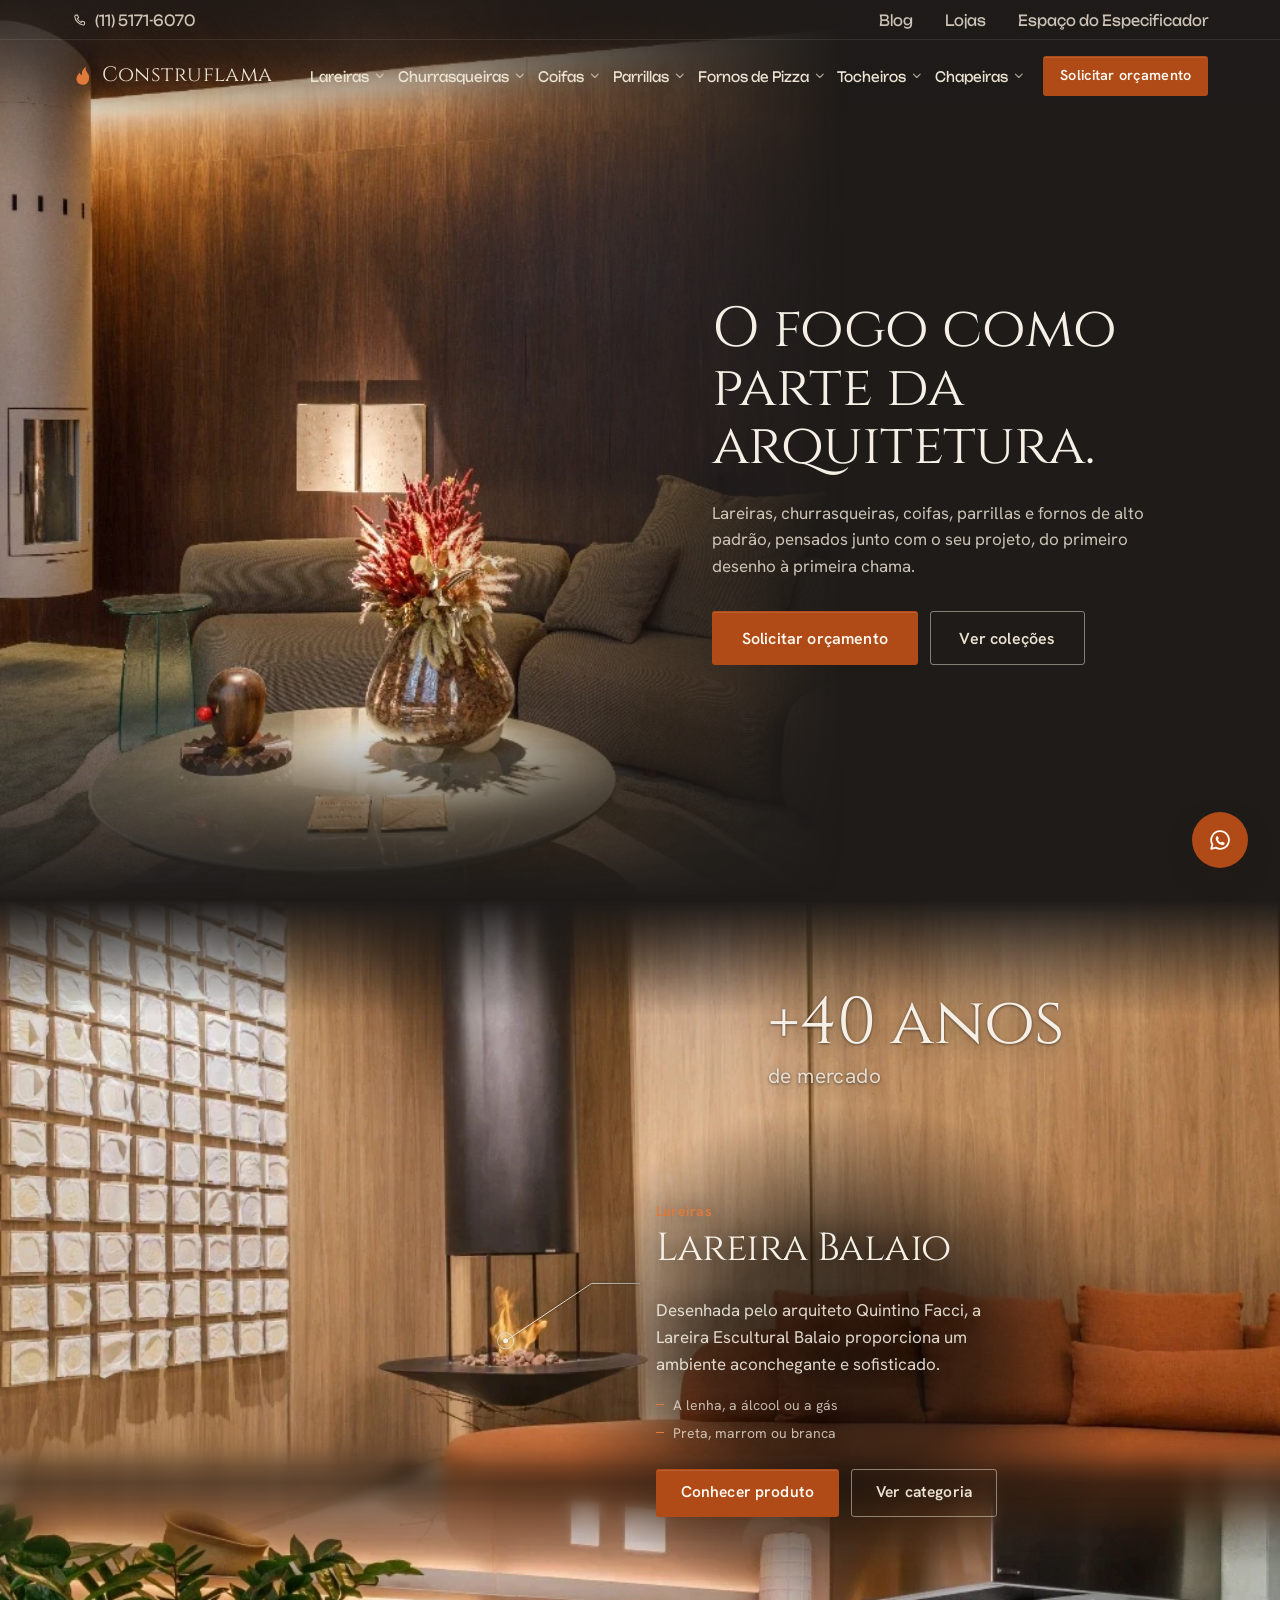
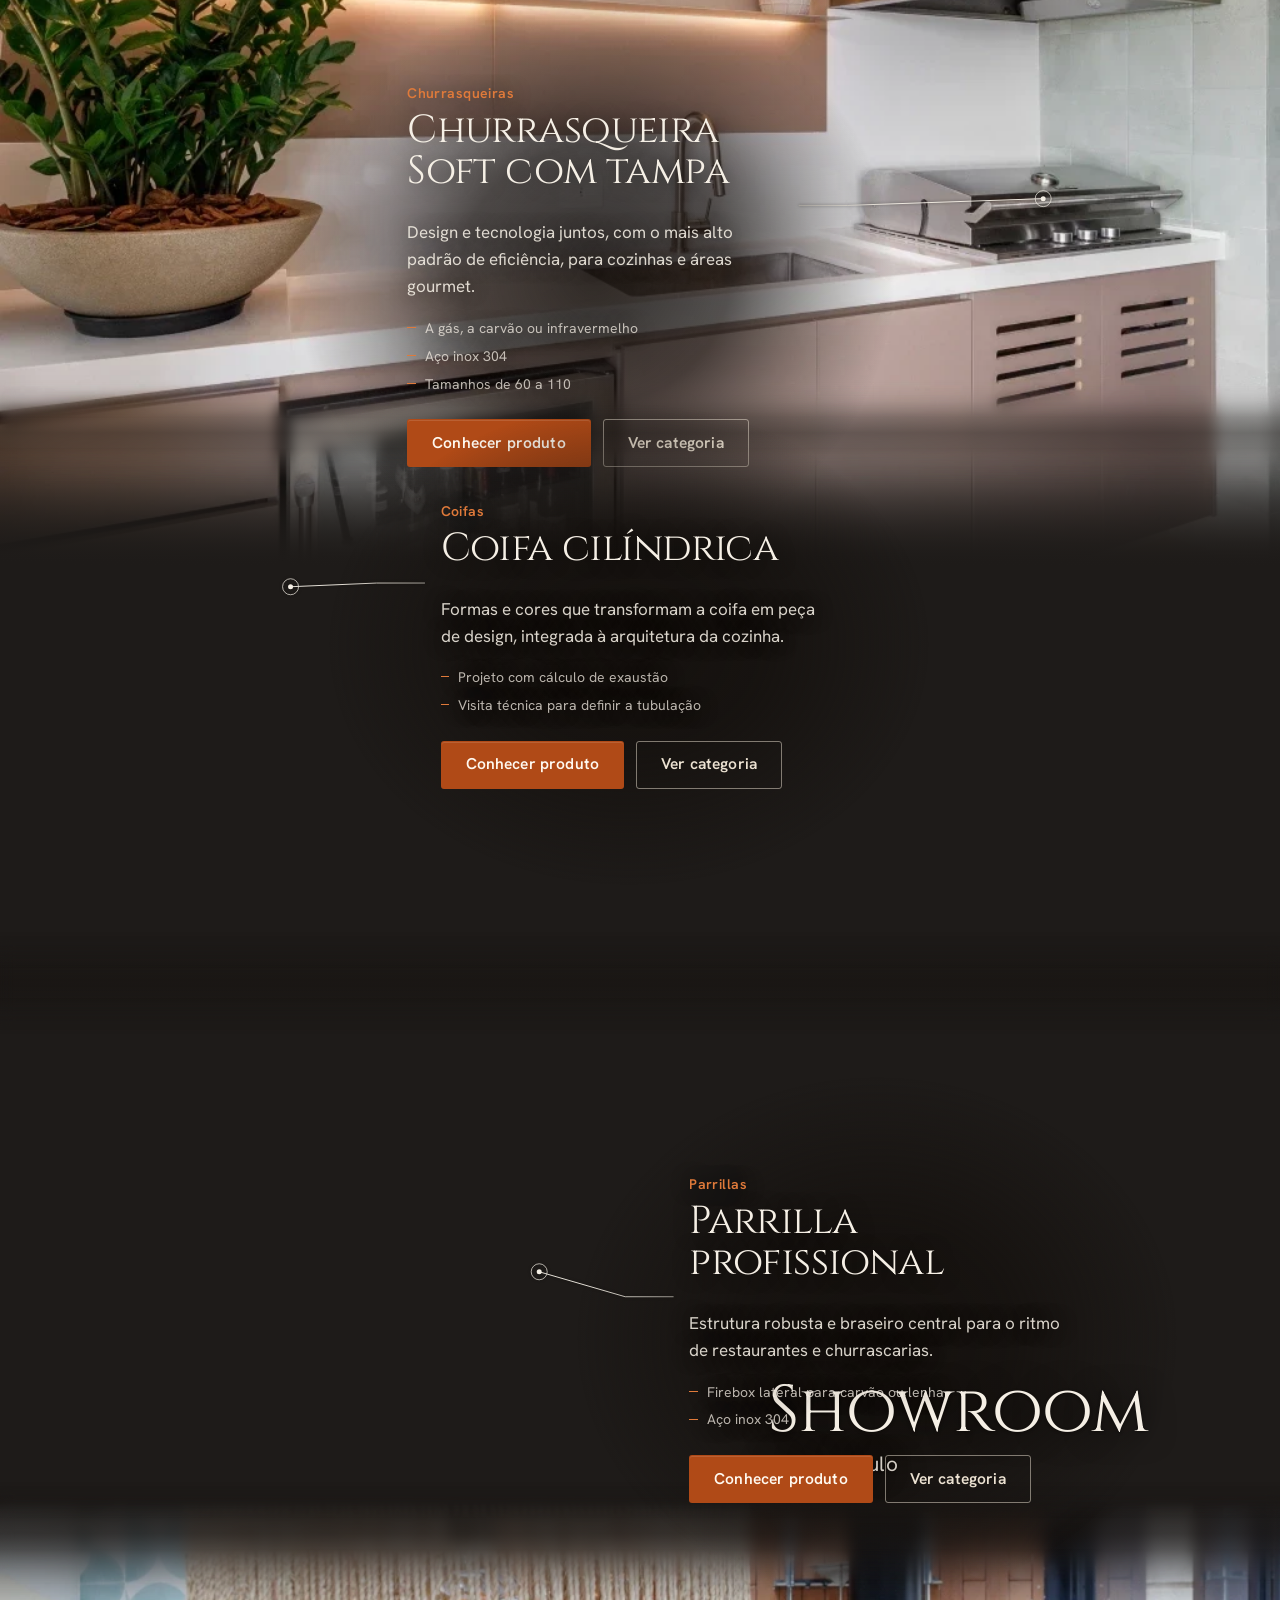
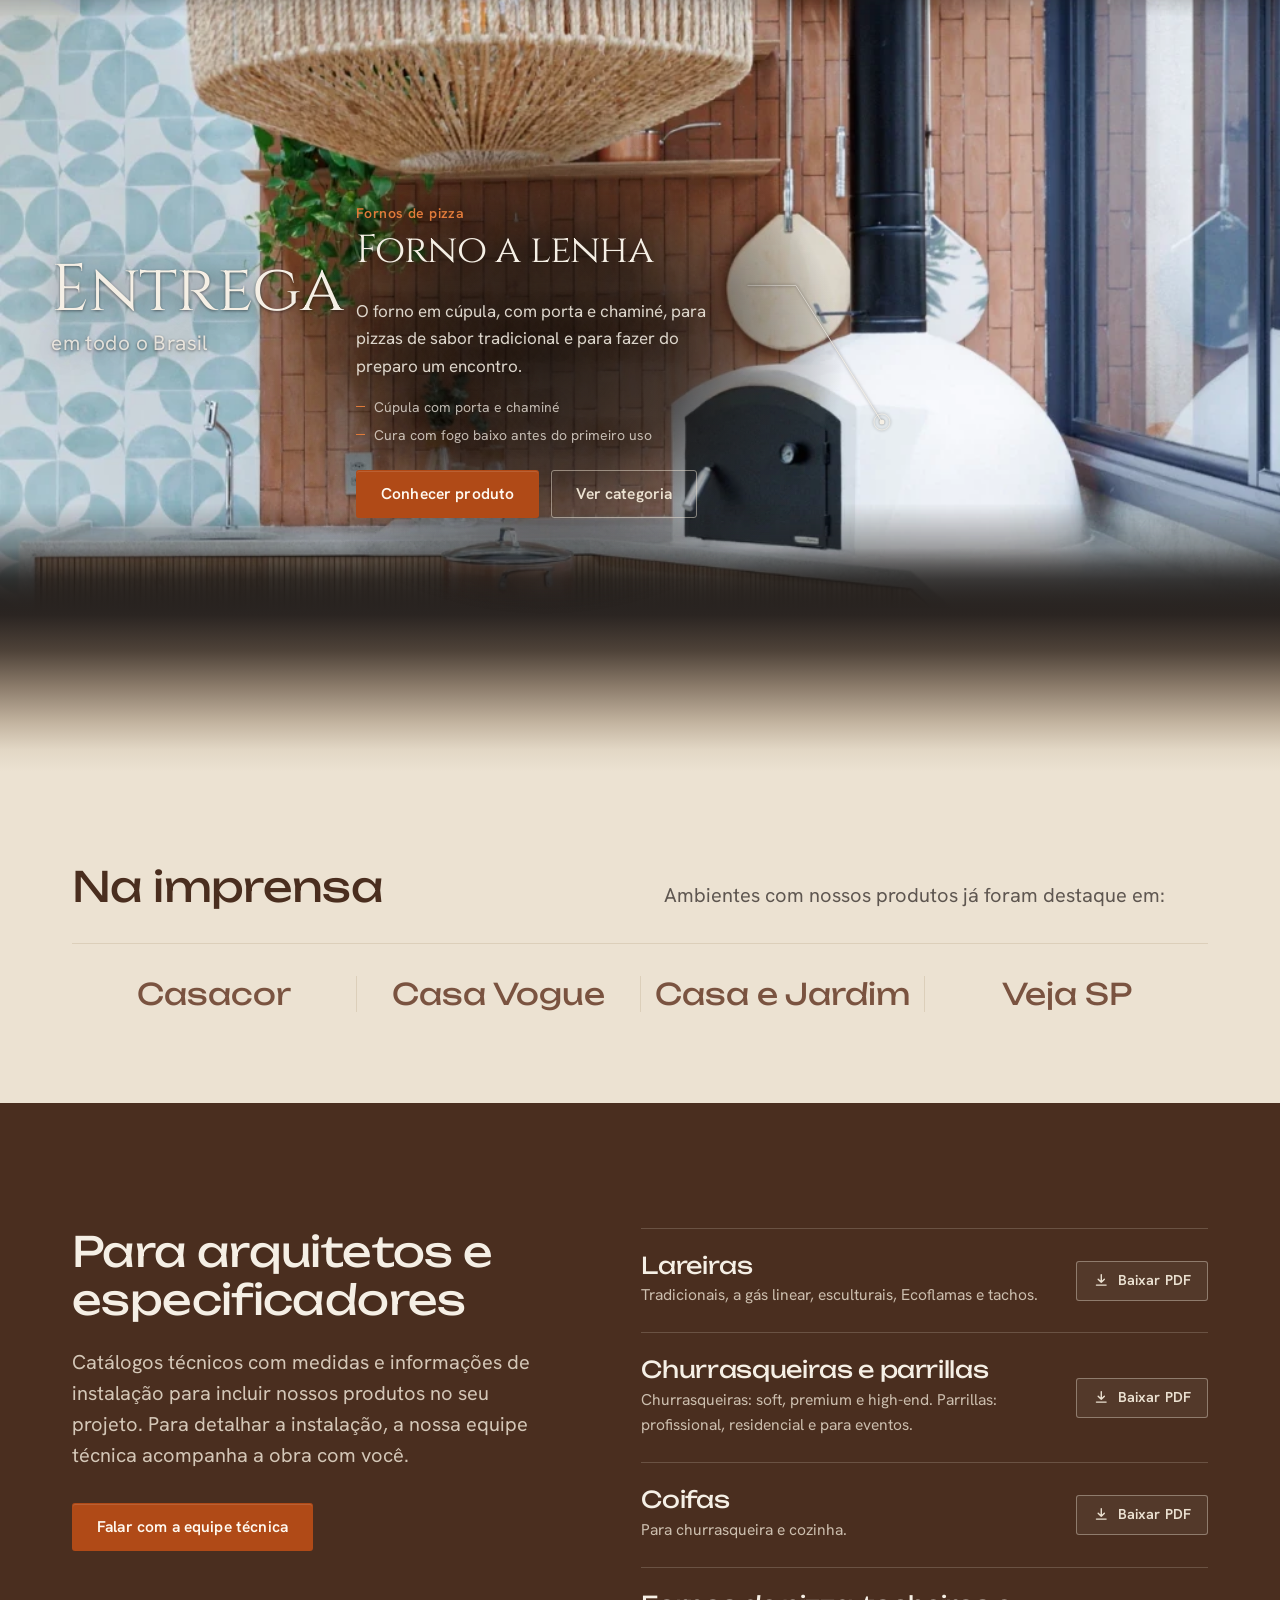
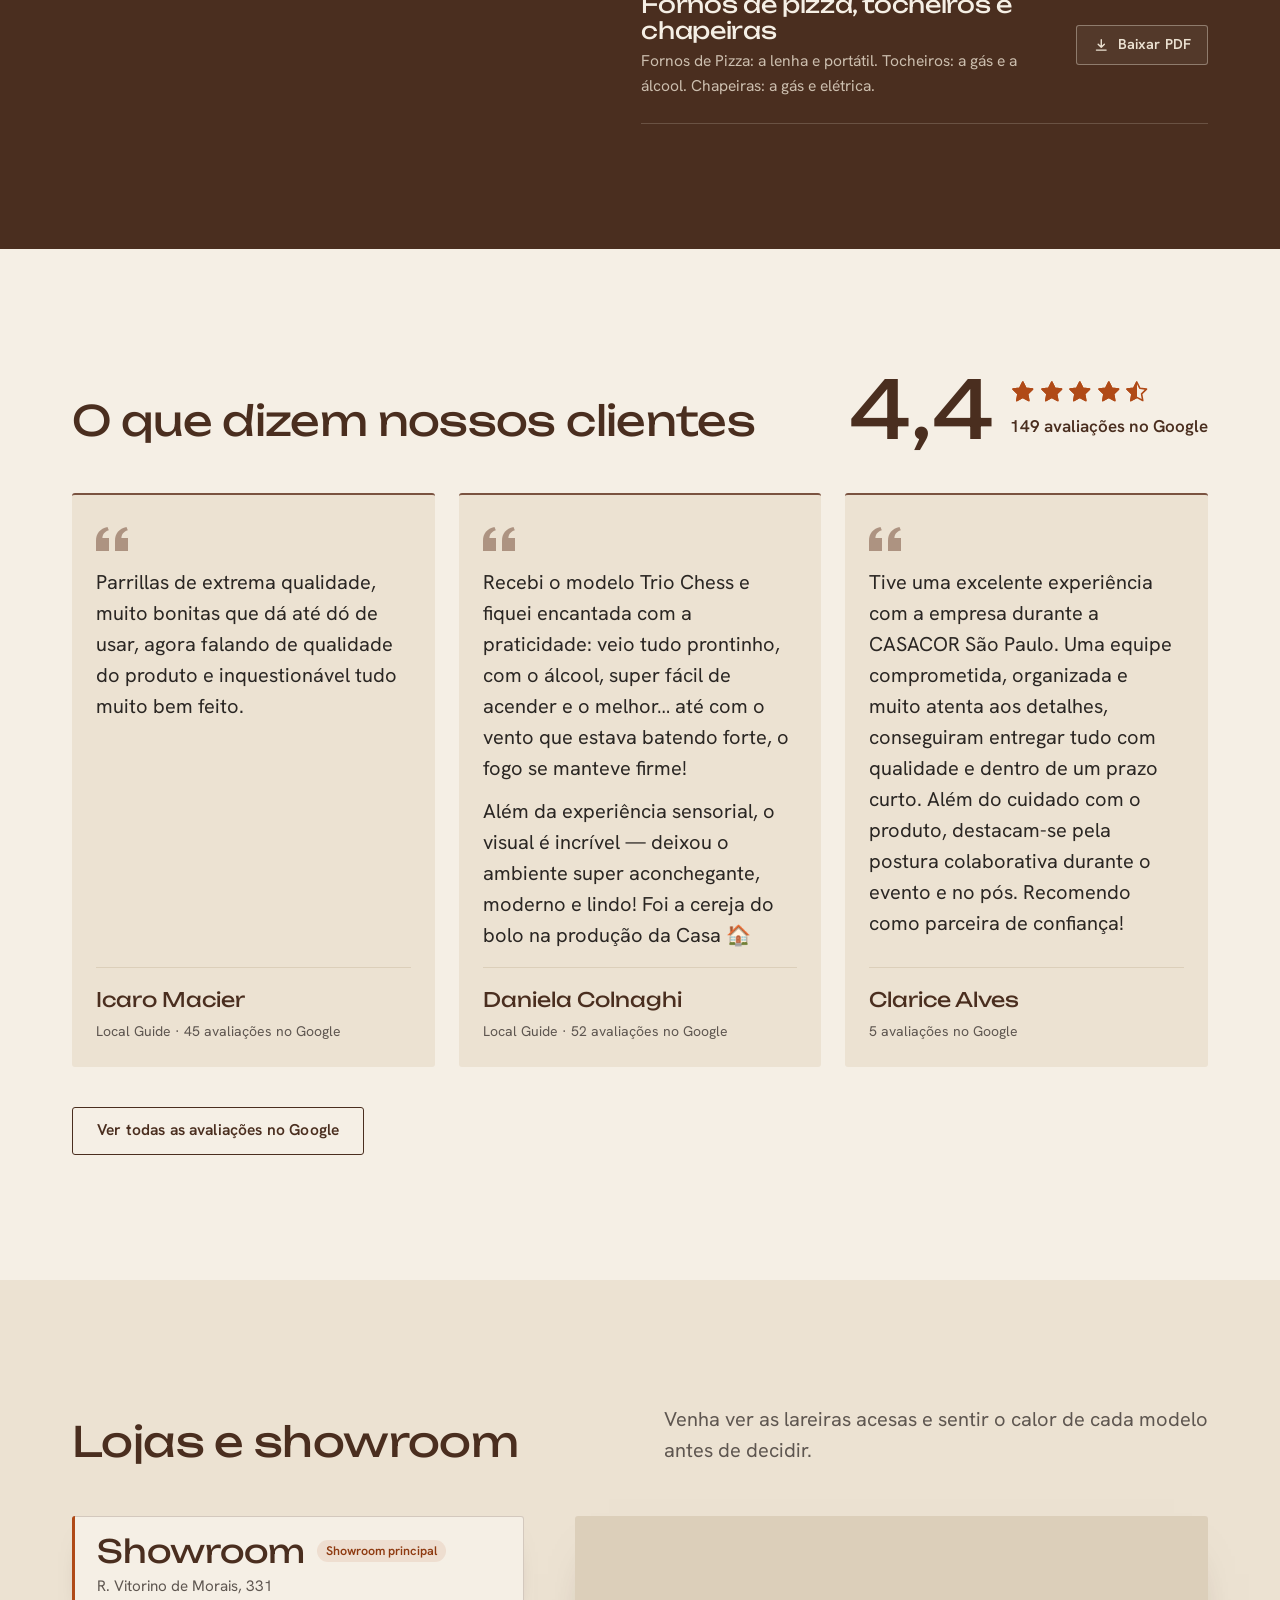
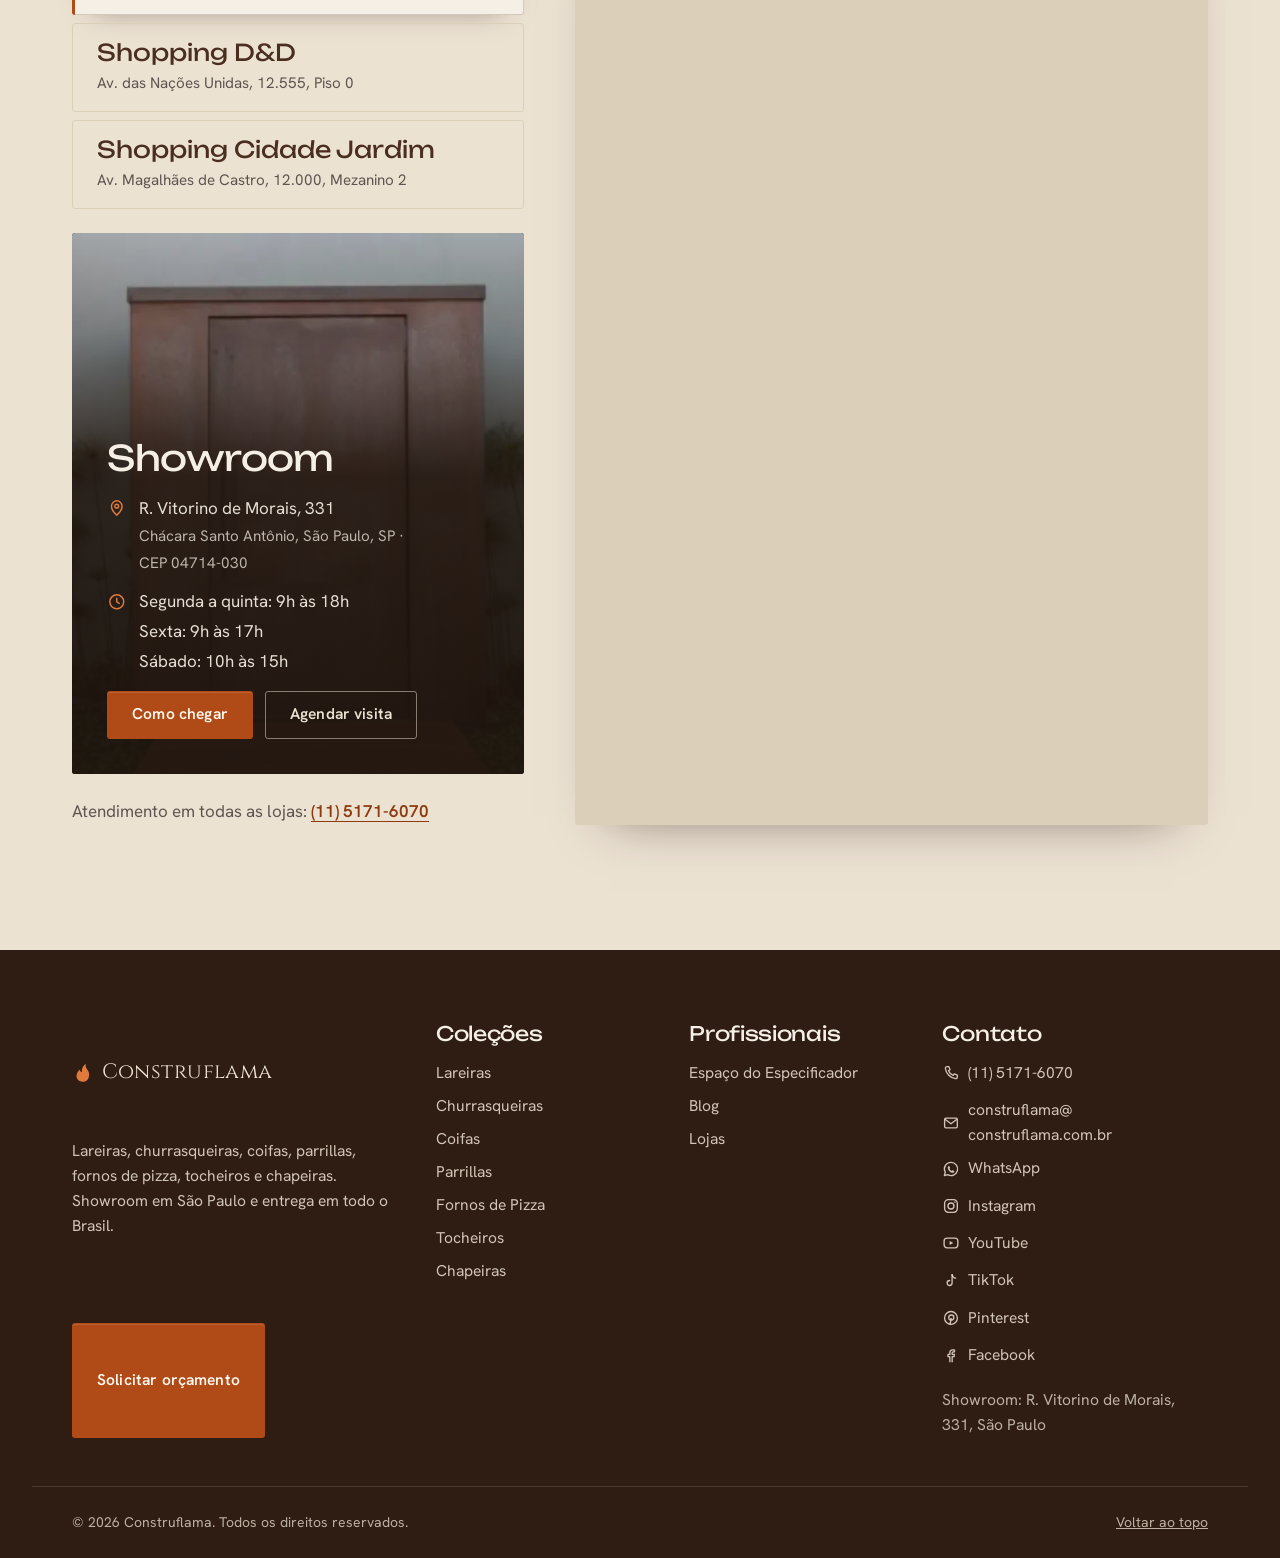
<file: index.html>
<!doctype html>
<html lang="pt-BR">
<head>
  <meta charset="utf-8">
  <meta name="viewport" content="width=device-width, initial-scale=1">
  <title>Construflama | Lareiras, churrasqueiras e fornos de alto padrão</title>
  <meta name="description" content="Lareiras, churrasqueiras, coifas, parrillas e fornos de pizza de alto padrão, pensados junto com o seu projeto. Showroom em São Paulo e entrega em todo o Brasil.">
  <meta name="theme-color" content="#2A2623">
  <link rel="icon" href="favicon.ico" sizes="any">
  <link rel="icon" href="img/icone/favicon-32.png" type="image/png" sizes="32x32">
  <link rel="icon" href="img/icone/favicon-192.png" type="image/png" sizes="192x192">
  <link rel="apple-touch-icon" href="img/icone/apple-touch-icon.png">

  <!-- Tipografia: Cinzel (título do topo e logo) + Unbounded (títulos) + Hanken Grotesk (texto) -->
  <link rel="preconnect" href="https://fonts.googleapis.com">
  <link rel="preconnect" href="https://fonts.gstatic.com" crossorigin>
  <link href="https://fonts.googleapis.com/css2?family=Hanken+Grotesk:wght@400;500;600;700&family=Cinzel:wght@400;500&family=Unbounded:wght@400;500&display=swap" rel="stylesheet">

  <link rel="stylesheet" href="css/styles.css">
  <!-- Marca que o JS está ativo (as animações de entrada só se aplicam com JS) -->
  <script>
    document.documentElement.classList.add('js');
    // Vindo de outra página do site: começa coberta e clareia (ver main.js, "Transição entre páginas")
    try { if (sessionStorage.getItem('cf-transicao')) document.documentElement.classList.add('transicao'); } catch (e) {}
  </script>
</head>
<body>

  <!-- Sprite de ícones e ilustrações em traço (reutilizados via <use>) -->
  <svg class="sprite" aria-hidden="true" focusable="false" xmlns="http://www.w3.org/2000/svg">
    <symbol id="i-chama" viewBox="0 0 24 24">
      <path d="M12 22c-4.4 0-7-2.9-7-6.6 0-3.2 2.1-5.3 3.6-7.2.4 1.9 1.4 3 2.4 3.2-.6-3.8 1.2-7.1 4.2-9.4-.5 3.5 1.2 5.6 2.6 7.6 1 1.4 1.2 2.9 1.2 4.6 0 4.6-2.6 7.8-7 7.8Z" fill="currentColor"/>
    </symbol>
    <symbol id="i-seta-baixo" viewBox="0 0 24 24">
      <path d="m6 9 6 6 6-6" fill="none" stroke="currentColor" stroke-width="2" stroke-linecap="round" stroke-linejoin="round"/>
    </symbol>
    <symbol id="i-anterior" viewBox="0 0 24 24">
      <path d="m15 5-7 7 7 7" fill="none" stroke="currentColor" stroke-width="2" stroke-linecap="round" stroke-linejoin="round"/>
    </symbol>
    <symbol id="i-proximo" viewBox="0 0 24 24">
      <path d="m9 5 7 7-7 7" fill="none" stroke="currentColor" stroke-width="2" stroke-linecap="round" stroke-linejoin="round"/>
    </symbol>
    <symbol id="i-estrela" viewBox="0 0 24 24">
      <path d="m12 2.8 2.8 5.8 6.3.9-4.6 4.4 1.1 6.3L12 17.2l-5.6 3 1.1-6.3-4.6-4.4 6.3-.9Z" stroke="currentColor" stroke-width="1.5" stroke-linejoin="round"/>
    </symbol>
    <symbol id="i-aspas" viewBox="0 0 32 24">
      <path d="M0 24V14C0 6.5 4 1.6 11.5 0l1.3 3.2C8.6 4.6 6.6 7.4 6.4 11H13v13Zm19 0V14c0-7.5 4-12.4 11.5-14l1.3 3.2c-4.2 1.4-6.2 4.2-6.4 7.8H32v13Z" fill="currentColor"/>
    </symbol>
    <symbol id="i-download" viewBox="0 0 24 24">
      <path d="M12 4v11m0 0-4.5-4.5M12 15l4.5-4.5M5 19h14" fill="none" stroke="currentColor" stroke-width="2" stroke-linecap="round" stroke-linejoin="round"/>
    </symbol>
    <symbol id="i-relogio" viewBox="0 0 24 24">
      <circle cx="12" cy="12" r="8.5" fill="none" stroke="currentColor" stroke-width="1.8"/>
      <path d="M12 7.5V12l3 2" fill="none" stroke="currentColor" stroke-width="1.8" stroke-linecap="round"/>
    </symbol>
    <symbol id="i-pin" viewBox="0 0 24 24">
      <path d="M12 21s-6.5-5.7-6.5-11a6.5 6.5 0 0 1 13 0c0 5.3-6.5 11-6.5 11Z" fill="none" stroke="currentColor" stroke-width="1.8"/>
      <circle cx="12" cy="10" r="2.3" fill="none" stroke="currentColor" stroke-width="1.8"/>
    </symbol>
    <symbol id="i-telefone" viewBox="0 0 24 24">
      <path d="M6.6 3.5h2.6l1.5 4.2-2 1.4a11 11 0 0 0 6.2 6.2l1.4-2 4.2 1.5v2.6A2.1 2.1 0 0 1 18.3 19.5 15.6 15.6 0 0 1 4.5 5.7 2.1 2.1 0 0 1 6.6 3.5Z" fill="none" stroke="currentColor" stroke-width="1.8" stroke-linejoin="round"/>
    </symbol>
    <symbol id="i-email" viewBox="0 0 24 24">
      <rect x="3.5" y="5.5" width="17" height="13" rx="1.8" fill="none" stroke="currentColor" stroke-width="1.8"/>
      <path d="m4 7 8 6 8-6" fill="none" stroke="currentColor" stroke-width="1.8" stroke-linejoin="round"/>
    </symbol>
    <symbol id="i-instagram" viewBox="0 0 24 24">
      <rect x="3.5" y="3.5" width="17" height="17" rx="5" fill="none" stroke="currentColor" stroke-width="1.8"/>
      <circle cx="12" cy="12" r="4" fill="none" stroke="currentColor" stroke-width="1.8"/>
      <circle cx="17.2" cy="6.8" r="1.1" fill="currentColor"/>
    </symbol>
    <symbol id="i-youtube" viewBox="0 0 24 24">
      <rect x="2.8" y="5.5" width="18.4" height="13" rx="4" fill="none" stroke="currentColor" stroke-width="1.8"/>
      <path d="M10.2 9.2v5.6l4.8-2.8Z" fill="currentColor"/>
    </symbol>
    <symbol id="i-tiktok" viewBox="0 0 24 24">
      <path d="M13.5 3.5v11.2a3.3 3.3 0 1 1-3.3-3.3" fill="none" stroke="currentColor" stroke-width="1.8" stroke-linecap="round" stroke-linejoin="round"/>
      <path d="M13.5 3.5c.4 2.6 2.2 4.4 4.8 4.6" fill="none" stroke="currentColor" stroke-width="1.8" stroke-linecap="round"/>
    </symbol>
    <symbol id="i-pinterest" viewBox="0 0 24 24">
      <circle cx="12" cy="12" r="8.6" fill="none" stroke="currentColor" stroke-width="1.8"/>
      <path d="M10.6 20.4 12.4 13M10.4 14.6c-.9-.6-1.4-1.6-1.4-2.8 0-2.2 1.6-3.8 3.6-3.8 1.8 0 3.2 1.3 3.2 3.1 0 2.1-1.2 3.7-2.7 3.7-1 0-1.6-.7-1.4-1.7" fill="none" stroke="currentColor" stroke-width="1.8" stroke-linecap="round" stroke-linejoin="round"/>
    </symbol>
    <symbol id="i-facebook" viewBox="0 0 24 24">
      <path d="M13.6 20.5v-7.6h2.6l.4-3h-3V8.1c0-.9.3-1.5 1.5-1.5h1.6V3.9c-.3 0-1.2-.1-2.3-.1-2.3 0-3.9 1.4-3.9 4v2.1H8v3h2.5v7.6" fill="none" stroke="currentColor" stroke-width="1.8" stroke-linejoin="round"/>
    </symbol>
    <symbol id="i-whatsapp" viewBox="0 0 24 24">
      <path d="M12 3.2a8.8 8.8 0 0 0-7.6 13.2L3.2 20.8l4.5-1.2A8.8 8.8 0 1 0 12 3.2Z" fill="none" stroke="currentColor" stroke-width="1.8" stroke-linejoin="round"/>
      <path d="M9.1 7.9c.3 0 .6 0 .8.5l.8 1.9c.1.3 0 .5-.1.7l-.6.7c.6 1.2 1.6 2.2 2.9 2.9l.7-.7c.2-.2.4-.2.7-.1l1.9.8c.4.2.5.5.4.9-.2 1-1.2 1.8-2.3 1.7-3.3-.4-6.2-3.3-6.6-6.6-.1-1.2.6-2.4 1.4-2.7Z" fill="currentColor"/>
    </symbol>
    <!-- Ícones da faixa de confiança -->
    <symbol id="i-anos" viewBox="0 0 32 32">
      <circle cx="16" cy="16" r="12" fill="none" stroke="currentColor" stroke-width="1.6"/>
      <path d="M16 9v7l5 3" fill="none" stroke="currentColor" stroke-width="1.6" stroke-linecap="round"/>
    </symbol>
    <symbol id="i-entrega" viewBox="0 0 32 32">
      <path d="M3 9h16v13H3zM19 13h5.5l4.5 5v4H19z" fill="none" stroke="currentColor" stroke-width="1.6" stroke-linejoin="round"/>
      <circle cx="9" cy="23.5" r="2.5" fill="var(--bege-escuro)" stroke="currentColor" stroke-width="1.6"/>
      <circle cx="24" cy="23.5" r="2.5" fill="var(--bege-escuro)" stroke="currentColor" stroke-width="1.6"/>
    </symbol>
    <symbol id="i-showroom" viewBox="0 0 32 32">
      <path d="M4 28V12l12-7 12 7v16M4 28h24" fill="none" stroke="currentColor" stroke-width="1.6" stroke-linejoin="round"/>
      <path d="M12 28v-8h8v8" fill="none" stroke="currentColor" stroke-width="1.6"/>
      <path d="M16 18.5c-1.6-.6-2-2.4-.8-3.8.2 1 .8 1.3 1.2 1-.4-1.4.3-2.5 1.3-2.9-.4 1.4.9 2 .5 3.6-.3 1.2-1.1 1.8-2.2 2.1Z" fill="currentColor"/>
    </symbol>
    <!-- Ilustrações das coleções (traço fino, usadas sobre os gradientes) -->
    <symbol id="p-lareira" viewBox="0 0 120 120">
      <g fill="none" stroke="currentColor" stroke-width="1.6" stroke-linejoin="round">
        <path d="M8 26h104M14 26v82h92V26"/><path d="M32 108V52h56v56"/>
        <path d="M60 100c-9-3-11-12-5-19 1 5 4 7 6 5-2-7 2-13 7-16-2 7 5 10 3 19-1 6-5 9-11 11Z"/>
      </g>
    </symbol>
    <symbol id="p-churrasqueira" viewBox="0 0 120 120">
      <g fill="none" stroke="currentColor" stroke-width="1.6" stroke-linejoin="round">
        <path d="M52 8h16v22H52zM30 52l22-22h16l22 22z"/><path d="M24 52h72v56H24z"/>
        <path d="M34 66h52M34 74h52M34 82h52"/>
      </g>
    </symbol>
    <symbol id="p-coifa" viewBox="0 0 120 120">
      <g fill="none" stroke="currentColor" stroke-width="1.6" stroke-linejoin="round">
        <path d="M50 6h20v36H50zM50 42 18 74h84L70 42"/><path d="M18 74v9h84v-9"/>
        <path d="M34 98h52" stroke-dasharray="3 7" stroke-linecap="round"/>
      </g>
    </symbol>
    <symbol id="p-parrilla" viewBox="0 0 120 120">
      <g fill="none" stroke="currentColor" stroke-width="1.6" stroke-linejoin="round">
        <path d="M10 62h78v40H10z"/><path d="M20 70v24M30 70v24M40 70v24M50 70v24M60 70v24M70 70v24M80 70v24"/>
        <circle cx="101" cy="38" r="10"/><path d="M101 48v54M88 102h26"/>
      </g>
    </symbol>
    <symbol id="p-forno" viewBox="0 0 120 120">
      <g fill="none" stroke="currentColor" stroke-width="1.6" stroke-linejoin="round">
        <path d="M14 98V76a46 46 0 0 1 92 0v22z"/><path d="M42 98V82a18 18 0 0 1 36 0v16"/>
        <path d="M54 32V8h12v24M6 98h108"/>
      </g>
    </symbol>
    <symbol id="p-tocheiro" viewBox="0 0 120 120">
      <g fill="none" stroke="currentColor" stroke-width="1.6" stroke-linejoin="round">
        <path d="M60 110V54M46 54h28l-5-11H51zM44 110h32"/>
        <path d="M60 39c-8-3-9-12-3-20 0 5 4 8 6 6 0 8 6 9 3 15-1 0-3 0-6-1Z"/>
      </g>
    </symbol>
    <symbol id="p-chapeira" viewBox="0 0 120 120">
      <g fill="none" stroke="currentColor" stroke-width="1.6" stroke-linejoin="round" stroke-linecap="round">
        <path d="M10 52h100v12H10zM20 64v36M100 64v36"/>
        <path d="M38 42c4-6 0-10 4-16M60 42c4-6 0-10 4-16M82 42c4-6 0-10 4-16"/>
      </g>
    </symbol>
  </svg>

  <a class="skip-link" href="#conteudo">Pular para o conteúdo</a>

  <!-- ============================================================
       1. CABEÇALHO FIXO
       Duas faixas no desktop: atalhos (telefone, catálogos...) e
       barra principal com as coleções. Ao rolar, a faixa de atalhos
       recolhe e o cabeçalho ganha fundo sólido (ver main.js).
       ============================================================ -->
  <header class="site-header" id="topo">
    <div class="utility-bar">
      <div class="container utility-bar__inner" data-atalhos-desktop>
        <!-- Atalhos: um único bloco no HTML. No desktop fica nesta faixa;
             no celular, js/main.js move o mesmo bloco para dentro do menu. -->
        <div class="quick-links" data-atalhos>
          <a class="quick-links__phone" href="tel:+551151716070">
            <svg class="icon" aria-hidden="true"><use href="#i-telefone"/></svg>
            <span class="alto">(11) 5171-6070</span>
          </a>
          <nav aria-label="Atalhos">
            <ul class="quick-links__list">
              <li><a href="blog.html"><span class="alto">Blog</span></a></li>
              <li><a href="#lojas"><span class="alto">Lojas</span></a></li>
              <li><a href="#especificadores"><span class="alto">Espaço do Especificador</span></a></li>
            </ul>
          </nav>
        </div>
      </div>
    </div>

    <div class="container mainbar">
      <a class="brand" href="#inicio" aria-label="Construflama, voltar ao início">
        <svg class="brand__mark" aria-hidden="true"><use href="#i-chama"/></svg>
        <span class="brand__name">Construflama</span>
      </a>

      <nav class="site-nav" id="site-nav" aria-label="Principal">
        <!-- Coleções e subcategorias: geradas por js/main.js a partir de CATEGORIAS -->
        <ul class="nav-list" data-menu-colecoes></ul>

        <!-- No celular, os atalhos (data-atalhos) entram aqui -->
        <div class="nav-atalhos" data-atalhos-mobile></div>
        <a class="btn btn--primary nav-cta" href="https://whts.co/Construflama_com" target="_blank" rel="noopener">Solicitar orçamento</a>
      </nav>

      <a class="btn btn--primary btn--sm header-cta" href="https://whts.co/Construflama_com" target="_blank" rel="noopener">
        <span class="header-cta__long">Solicitar orçamento</span><span class="header-cta__short" aria-hidden="true">Orçamento</span>
      </a>

      <button class="nav-toggle" type="button" aria-expanded="false" aria-controls="site-nav">
        <span class="sr-only">Abrir menu</span>
        <span class="nav-toggle__bars" aria-hidden="true"></span>
      </button>
    </div>
  </header>

  <main id="conteudo">

    <!-- ============================================================
         2. HERO: texto à direita e, à esquerda, a foto de um projeto real
         que se dissolve no fundo escuro.
         ============================================================ -->
    <section class="hero" id="inicio" aria-labelledby="hero-titulo">
      <figure class="hero__foto">
        <img src="img/blog/sala-clareira-pipe-fendi.webp" width="1024" height="682" fetchpriority="high"
             alt="Lareira Pipe na cor Fendi presa à parede de madeira escura, ao lado de um sofá curvo, na Sala Clareira da Sala 2 Arquitetura.">
      </figure>
      <div class="container hero__grade">
        <div class="hero__content">
          <h1 class="hero__title" id="hero-titulo">O fogo como parte da arquitetura.</h1>
          <p class="hero__lead">Lareiras, churrasqueiras, coifas, parrillas e fornos de alto padrão, pensados junto com o seu projeto, do primeiro desenho à primeira chama.</p>
          <div class="hero__actions">
            <a class="btn btn--primary btn--lg" href="https://whts.co/Construflama_com" target="_blank" rel="noopener">Solicitar orçamento</a>
            <a class="btn btn--ghost btn--lg" href="#vitrine">Ver coleções</a>
          </div>
        </div>
      </div>

    </section>

    <!-- ============================================================
         4. VITRINE: cada produto numa grande foto, com o texto sobre ela
         e uma linha fina que liga o nome ao produto.
         Seções geradas por js/main.js a partir de VITRINE (js/vitrine.js).
         ============================================================ -->
    <section class="vitrine" id="vitrine" aria-labelledby="vitrine-titulo">
      <h2 class="sr-only" id="vitrine-titulo">Produtos Construflama</h2>
      <div data-vitrine></div>
    </section>

    <!-- ============================================================
         6. NA IMPRENSA
         Nomes em texto (sem reproduzir logotipos de terceiros).
         ============================================================ -->
    <section class="section press" id="imprensa" aria-labelledby="imprensa-titulo">
      <div class="container press__inner" data-reveal="stagger">
        <div class="press__intro">
          <h2 class="section-title" id="imprensa-titulo">Na imprensa</h2>
          <p class="section-lead">Ambientes com nossos produtos já foram destaque em:</p>
        </div>
        <ul class="press__list" data-reveal="stagger">
          <li>Casacor</li>
          <li>Casa Vogue</li>
          <li>Casa e Jardim</li>
          <li>Veja SP</li>
        </ul>
      </div>
    </section>

    <!-- ============================================================
         7. ARQUITETOS E ESPECIFICADORES
         TODO: ligar cada "Baixar PDF" ao arquivo real do catálogo.
         ============================================================ -->
    <section class="section specifiers" id="especificadores" aria-labelledby="especificadores-titulo">
      <div class="container specifiers__grid">
        <div class="specifiers__intro" data-reveal="stagger">
          <h2 class="section-title" id="especificadores-titulo">Para arquitetos e especificadores</h2>
          <p class="section-lead">Catálogos técnicos com medidas e informações de instalação para incluir nossos produtos no seu projeto. Para detalhar a instalação, a nossa equipe técnica acompanha a obra com você.</p>
          <div class="specifiers__actions">
            <a class="btn btn--primary" href="https://whts.co/Construflama_com" target="_blank" rel="noopener">Falar com a equipe técnica</a>
          </div>
        </div>

        <!-- Lista gerada por js/main.js a partir de CATALOGOS.
             TODO: ligar cada "Baixar PDF" ao arquivo real do catálogo. -->
        <ul class="catalogs" data-catalogos data-reveal="stagger"></ul>
      </div>
    </section>

    <!-- ============================================================
         8. AVALIAÇÕES
         Nota, quantidade e depoimentos vêm de NOTA_GOOGLE, TOTAL_AVALIACOES
         e DEPOIMENTOS, no topo de js/main.js. Aqui fica só a estrutura.
         ============================================================ -->
    <section class="section reviews" id="avaliacoes" aria-labelledby="avaliacoes-titulo" data-carousel>
      <div class="container">
        <div class="reviews__head" data-reveal="stagger">
          <h2 class="section-title" id="avaliacoes-titulo">O que dizem nossos clientes</h2>

          <!-- Preenchido por js/main.js com NOTA_GOOGLE e TOTAL_AVALIACOES -->
          <div class="reviews__summary">
            <p class="reviews__score"><span data-reviews-score></span><span class="sr-only"> de 5 estrelas</span></p>
            <div class="reviews__meta">
              <div class="stars stars--lg" data-reviews-stars></div>
              <p class="reviews__count" data-reviews-count></p>
            </div>
          </div>
        </div>

        <div class="reviews__controls carousel-controls" data-carousel-controls>
          <button class="carousel-btn" type="button" data-carousel-prev aria-controls="carrossel-avaliacoes">
            <svg class="icon" aria-hidden="true"><use href="#i-anterior"/></svg>
            <span class="sr-only">Avaliações anteriores</span>
          </button>
          <button class="carousel-btn" type="button" data-carousel-next aria-controls="carrossel-avaliacoes">
            <svg class="icon" aria-hidden="true"><use href="#i-proximo"/></svg>
            <span class="sr-only">Próximas avaliações</span>
          </button>
        </div>
      </div>

      <ul class="reviews__track" id="carrossel-avaliacoes" data-carousel-track data-reveal="stagger" tabindex="0" aria-label="Depoimentos de clientes. No celular, use as setas ou arraste para ver mais.">
        <!-- Cards gerados por js/main.js a partir de DEPOIMENTOS -->
      </ul>

      <div class="container reviews__footer">
        <!-- Avaliações do Showroom da Construflama no Google Maps -->
        <a class="btn btn--outline" href="https://www.google.com/maps/place/Construflama+-+Showroom/@-23.6338924,-46.6953587,16.5z/data=!3m1!5s0x94ce50ef034c4cdd:0xaf38abfd28c95933!4m17!1m8!3m7!1s0x94ce50ef1b5b859b:0xc093350de0ac60ff!2sR.+Vitorino+de+Morais,+331+-+Ch%C3%A1cara+Santo+Ant%C3%B4nio+(Zona+Sul),+S%C3%A3o+Paulo+-+SP,+04714-030!3b1!8m2!3d-23.6337159!4d-46.6973966!16s%2Fg%2F11c194g42h!3m7!1s0x94ce50ef1cb41847:0xe8988bea9d68126f!8m2!3d-23.6337159!4d-46.6973966!9m1!1b1!16s%2Fg%2F1pzt2vld9?entry=ttu&amp;g_ep=EgoyMDI2MTAxMy4wIKXMDSoASAFQAw%3D%3D" data-reviews-link target="_blank" rel="noopener">Ver todas as avaliações no Google</a>
      </div>
    </section>

    <!-- ============================================================
         9. LOJAS E SHOWROOM
         ============================================================ -->
    <section class="section stores" id="lojas" aria-labelledby="lojas-titulo">
      <div class="container">
        <div class="section-head" data-reveal="stagger">
          <h2 class="section-title" id="lojas-titulo">Lojas e showroom</h2>
          <p class="section-lead">Venha ver as lareiras acesas e sentir o calor de cada modelo antes de decidir.</p>
        </div>

        <!-- Lista, foto, detalhes e mapa do Google são gerados por js/main.js
             a partir de LOJAS (js/lojas.js). -->
        <div class="lojas" data-lojas data-reveal="stagger">
          <div class="lojas__lado">
            <div class="lojas__lista" role="tablist" aria-label="Escolha uma loja" aria-orientation="vertical" data-lojas-lista></div>

            <div class="lojas__painel" role="tabpanel" id="lojas-painel" tabindex="-1" data-lojas-painel>
              <!-- TODO: fotos reais de cada loja (campo "imagem" em js/lojas.js) -->
              <div class="lojas__foto" data-lojas-fotos>
                <div class="lojas__detalhes" data-lojas-detalhes aria-live="polite"></div>
              </div>
            </div>

            <p class="lojas__atendimento" data-lojas-atendimento></p>
          </div>

          <div class="lojas__gmaps">
            <!-- Mapa do Google da loja selecionada (carrega só quando a seção se aproxima da tela) -->
            <iframe data-lojas-iframe title="Mapa do Google" loading="lazy" referrerpolicy="no-referrer-when-downgrade" allowfullscreen></iframe>
            <p class="lojas__gmaps-aviso">Carregando o mapa do Google…</p>
          </div>
        </div>
      </div>
    </section>
  </main>

  <!-- ============================================================
       10. RODAPÉ
       ============================================================ -->
  <footer class="site-footer">
    <div class="container footer__grid">
      <div class="footer__brand">
        <!-- Marca sem link: o logo do cabeçalho e o "Voltar ao topo" já levam ao início -->
        <p class="brand brand--footer">
          <svg class="brand__mark" aria-hidden="true"><use href="#i-chama"/></svg>
          <span class="brand__name">Construflama</span>
        </p>
        <p>Lareiras, churrasqueiras, coifas, parrillas, fornos de pizza, tocheiros e chapeiras. Showroom em São Paulo e entrega em todo o Brasil.</p>
        <a class="btn btn--primary" href="https://whts.co/Construflama_com" target="_blank" rel="noopener">Solicitar orçamento</a>
      </div>

      <nav class="footer__col" aria-labelledby="rodape-colecoes">
        <h2 class="footer__title" id="rodape-colecoes">Coleções</h2>
        <!-- Gerado por js/main.js a partir de CATEGORIAS -->
        <ul data-rodape-colecoes></ul>
      </nav>

      <nav class="footer__col" aria-labelledby="rodape-profissionais">
        <h2 class="footer__title" id="rodape-profissionais">Profissionais</h2>
        <ul>
          <li><a href="#especificadores">Espaço do Especificador</a></li>
          <li><a href="blog.html">Blog</a></li>
          <li><a href="#lojas">Lojas</a></li>
        </ul>
      </nav>

      <div class="footer__col">
        <h2 class="footer__title">Contato</h2>
        <ul class="footer__contact">
          <li>
            <a href="tel:+551151716070"><svg class="icon" aria-hidden="true"><use href="#i-telefone"/></svg> (11) 5171-6070</a>
          </li>
          <li>
            <a href="mailto:construflama@construflama.com.br"><svg class="icon" aria-hidden="true"><use href="#i-email"/></svg> <span>construflama@<wbr>construflama.com.br</span></a>
          </li>
          <li>
            <a href="https://whts.co/Construflama_com" target="_blank" rel="noopener"><svg class="icon" aria-hidden="true"><use href="#i-whatsapp"/></svg> WhatsApp</a>
          </li>
          <li>
            <a href="https://www.instagram.com/construflama" target="_blank" rel="noopener"><svg class="icon" aria-hidden="true"><use href="#i-instagram"/></svg> Instagram</a>
          </li>
          <li>
            <a href="https://www.youtube.com/@construflamaoficial" target="_blank" rel="noopener"><svg class="icon" aria-hidden="true"><use href="#i-youtube"/></svg> YouTube</a>
          </li>
          <li>
            <a href="https://www.tiktok.com/@construflama" target="_blank" rel="noopener"><svg class="icon" aria-hidden="true"><use href="#i-tiktok"/></svg> TikTok</a>
          </li>
          <li>
            <a href="https://br.pinterest.com/construflama/" target="_blank" rel="noopener"><svg class="icon" aria-hidden="true"><use href="#i-pinterest"/></svg> Pinterest</a>
          </li>
          <li>
            <a href="https://www.facebook.com/construflama" target="_blank" rel="noopener"><svg class="icon" aria-hidden="true"><use href="#i-facebook"/></svg> Facebook</a>
          </li>
        </ul>
        <p class="footer__address">Showroom: R. Vitorino de Morais, 331, São Paulo</p>
      </div>
    </div>

    <div class="container footer__bottom">
      <p>© <span data-year>2026</span> Construflama. Todos os direitos reservados.</p>
      <a class="footer__top" href="#inicio" data-voltar-topo>Voltar ao topo</a>
    </div>
  </footer>

  <!-- Botão flutuante de WhatsApp -->
  <a class="whatsapp-float" href="https://whts.co/Construflama_com" target="_blank" rel="noopener">
    <svg class="whatsapp-float__icon" aria-hidden="true"><use href="#i-whatsapp"/></svg>
    <span class="whatsapp-float__label">Fale no WhatsApp</span>
  </a>

  <!-- Aviso discreto para links que ainda não existem no protótipo -->
  <div class="toast" role="status" aria-live="polite"></div>

  <script src="js/vitrine.js" defer></script>
  <script src="js/lojas.js" defer></script>
  <script src="js/main.js" defer></script>
</body>
</html>
</file>
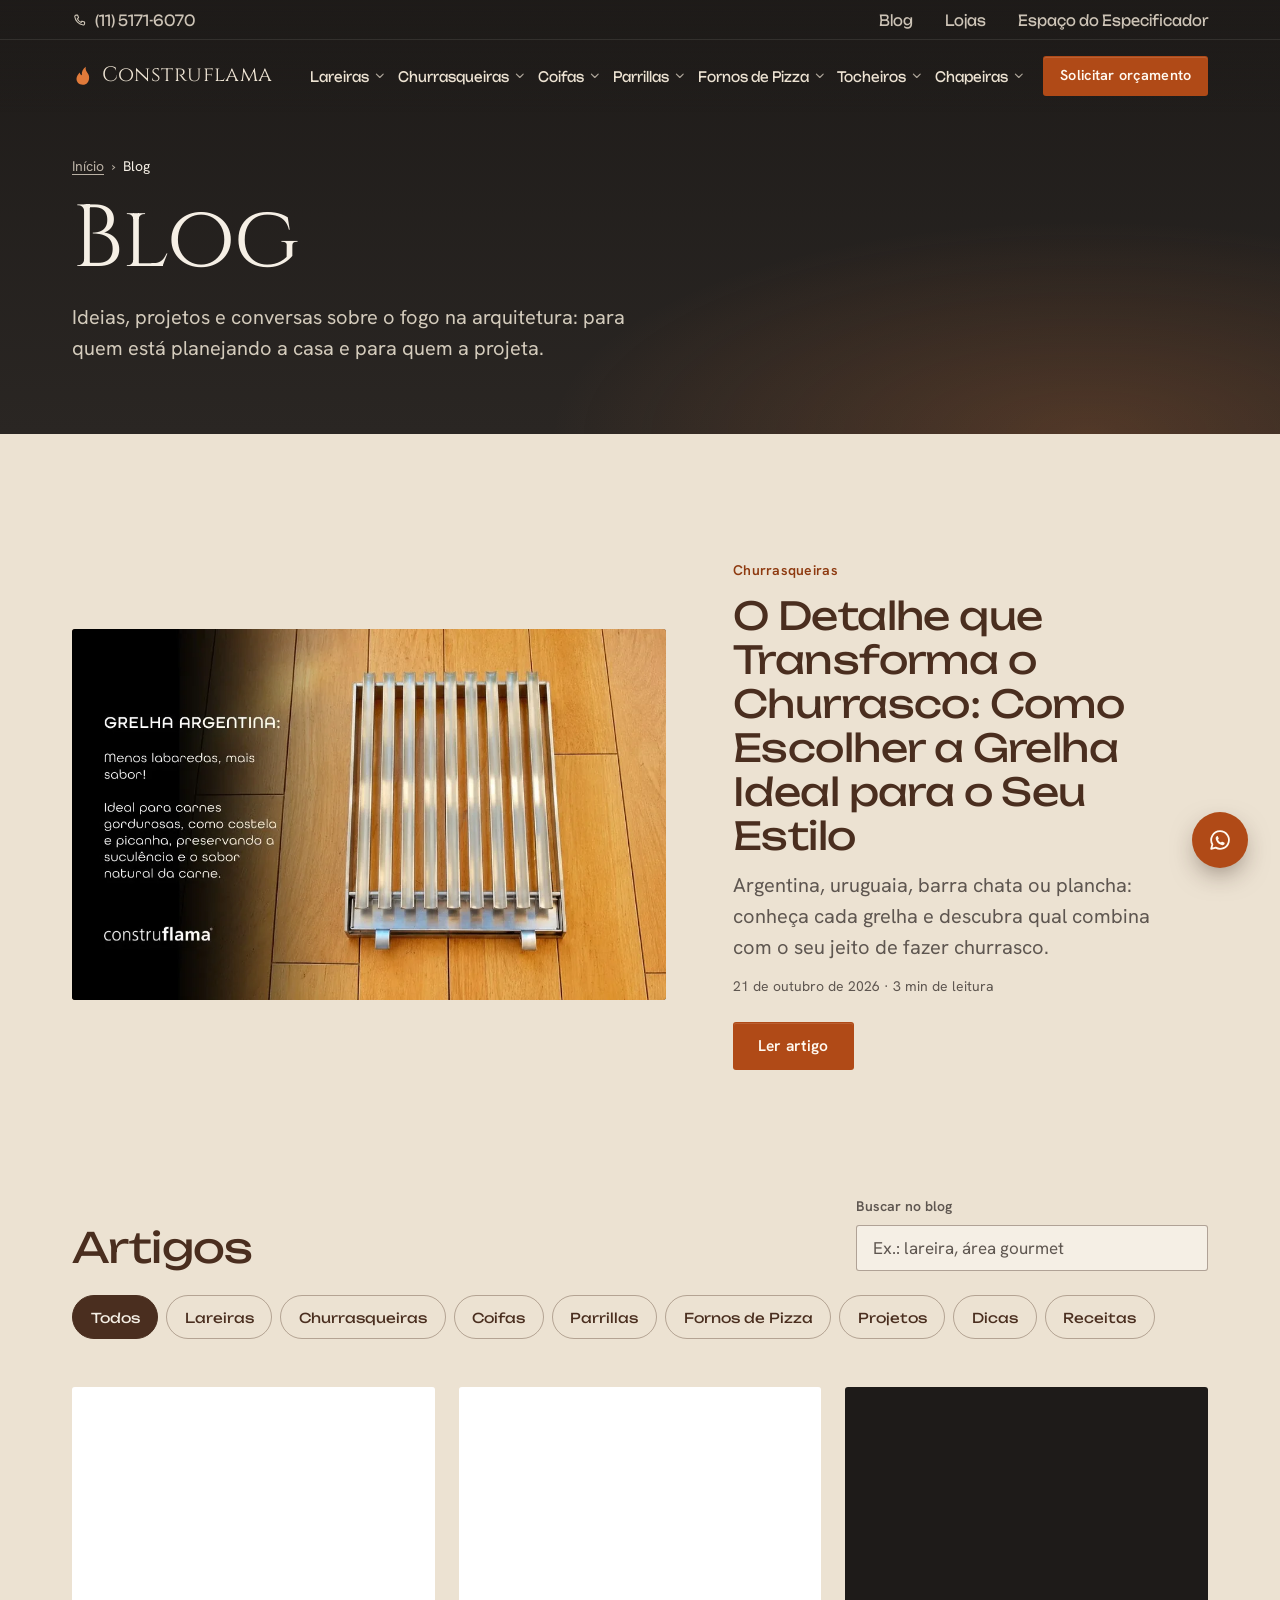
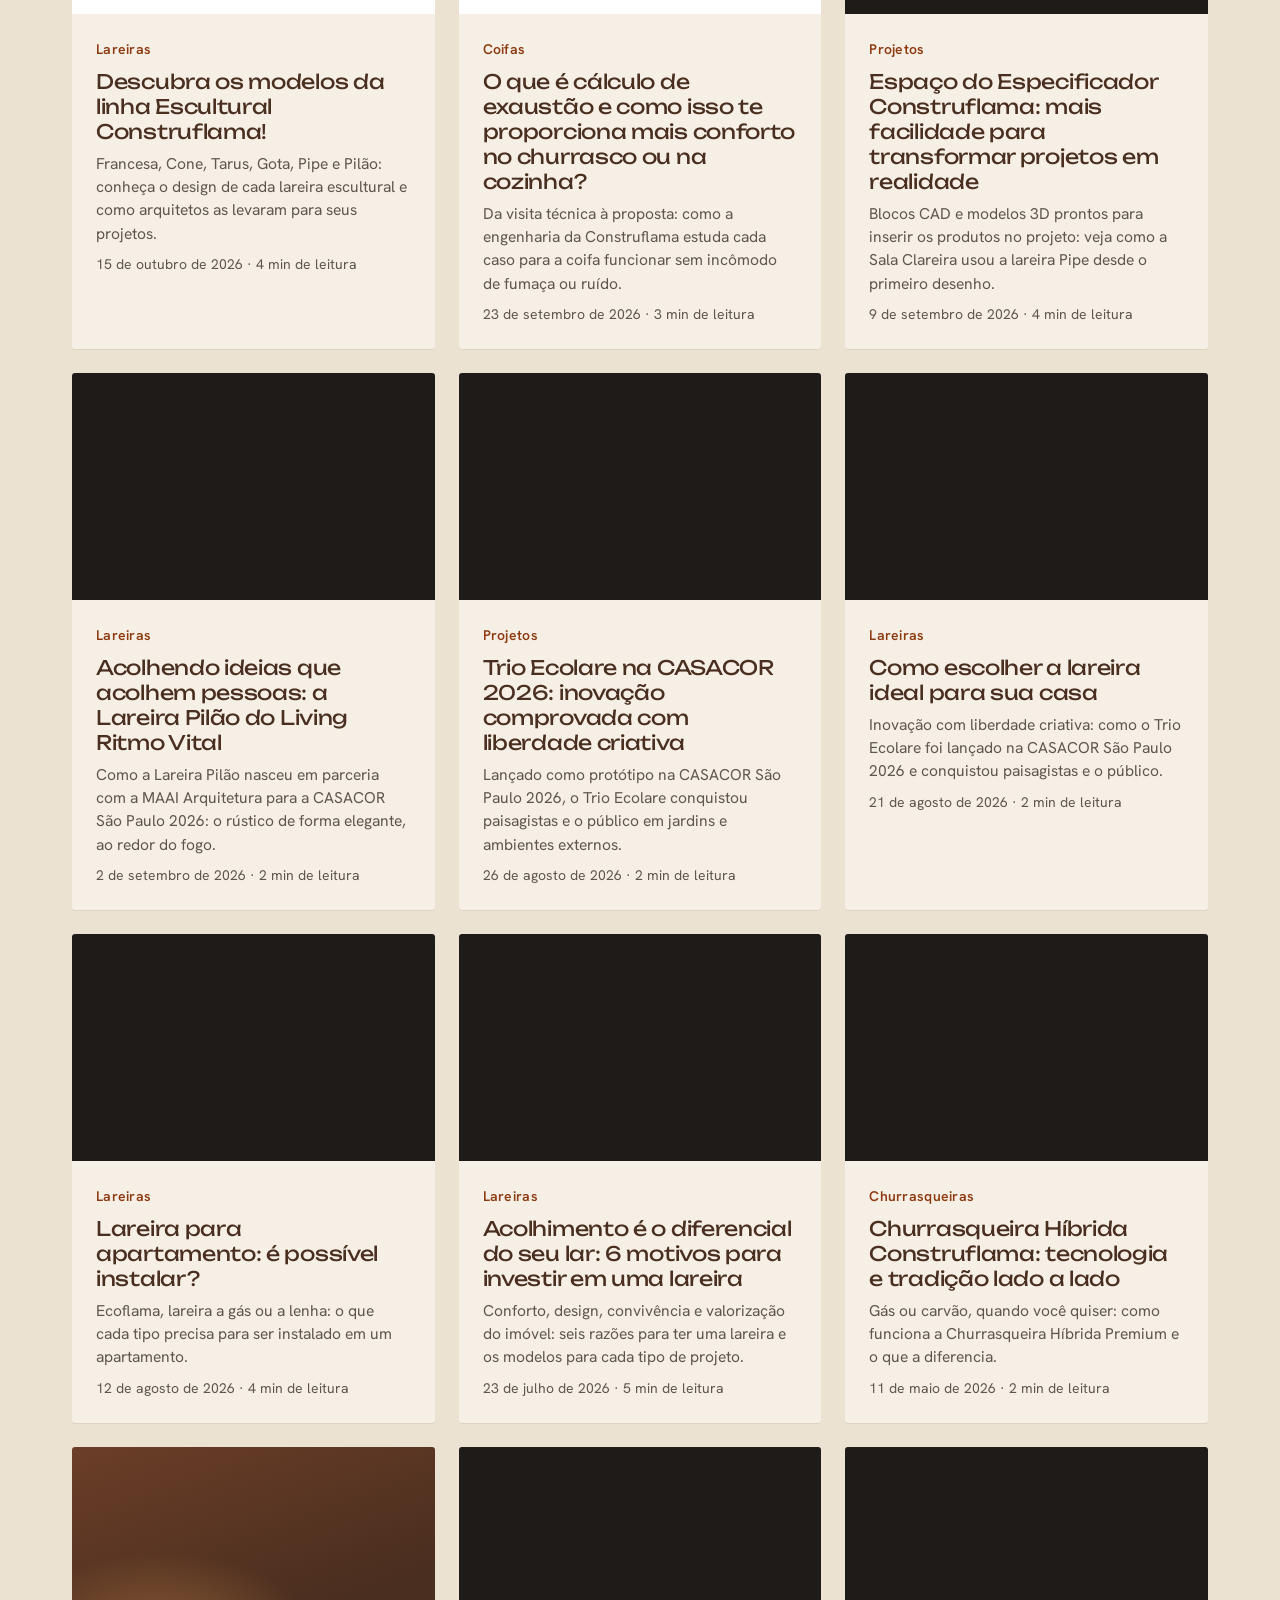
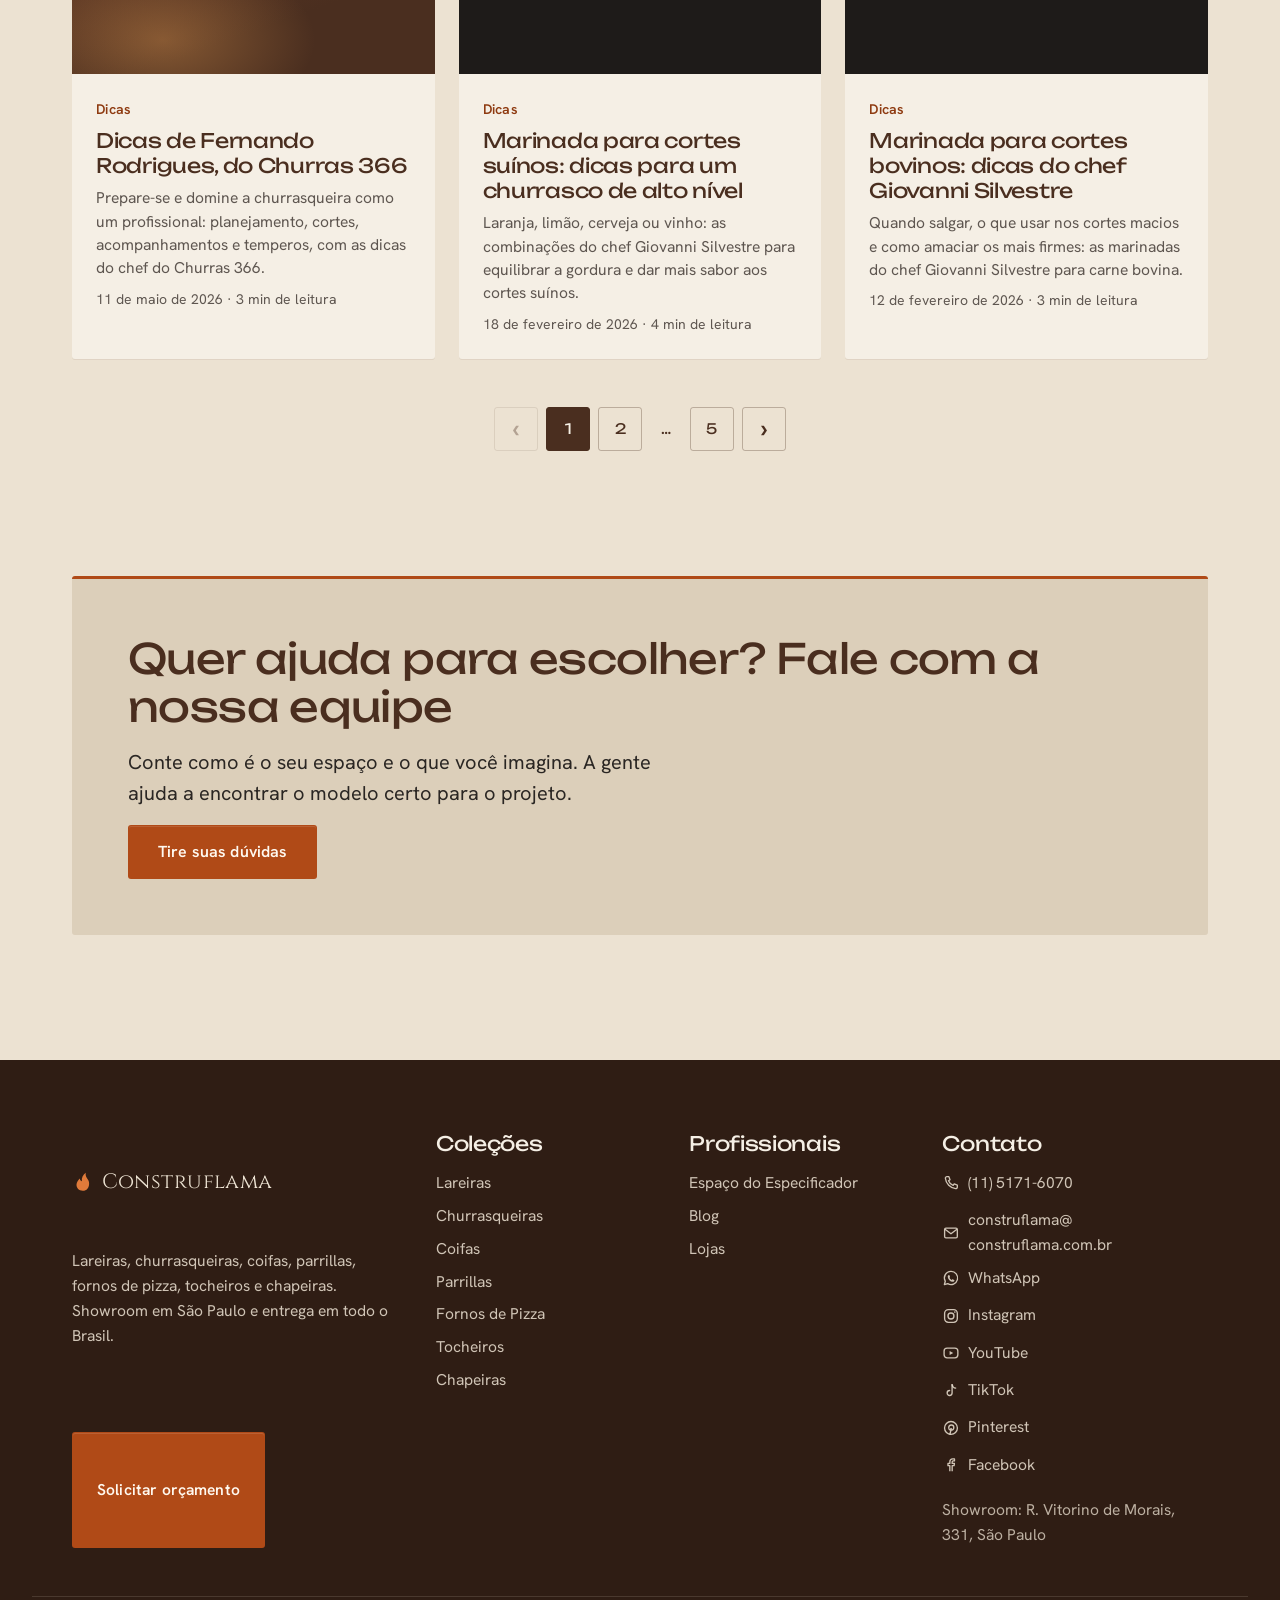
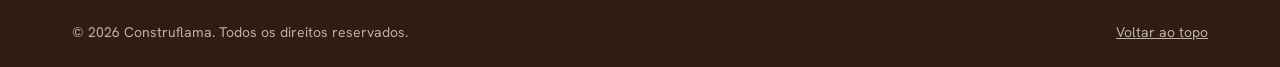
<file: blog.html>
<!doctype html>
<html lang="pt-BR">
<head>
  <meta charset="utf-8">
  <meta name="viewport" content="width=device-width, initial-scale=1">
  <title>Blog | Construflama</title>
  <meta name="description" content="Ideias, projetos, dicas e receitas sobre lareiras, churrasqueiras, coifas, parrillas e fornos de pizza, do blog da Construflama.">
  <meta name="theme-color" content="#2A2623">
  <link rel="icon" href="favicon.ico" sizes="any">
  <link rel="icon" href="img/icone/favicon-32.png" type="image/png" sizes="32x32">
  <link rel="icon" href="img/icone/favicon-192.png" type="image/png" sizes="192x192">
  <link rel="apple-touch-icon" href="img/icone/apple-touch-icon.png">

  <!-- Tipografia: Cinzel (título do topo e logo) + Unbounded (títulos) + Hanken Grotesk (texto) -->
  <link rel="preconnect" href="https://fonts.googleapis.com">
  <link rel="preconnect" href="https://fonts.gstatic.com" crossorigin>
  <link href="https://fonts.googleapis.com/css2?family=Hanken+Grotesk:wght@400;500;600;700&family=Cinzel:wght@400;500&family=Unbounded:wght@400;500&display=swap" rel="stylesheet">

  <link rel="stylesheet" href="css/styles.css">
  <!-- Marca que o JS está ativo (as animações de entrada só se aplicam com JS) -->
  <script>
    document.documentElement.classList.add('js');
    // Vindo de outra página do site: começa coberta e clareia (ver main.js, "Transição entre páginas")
    try { if (sessionStorage.getItem('cf-transicao')) document.documentElement.classList.add('transicao'); } catch (e) {}
  </script>
</head>
<body data-pagina-blog>

  <!-- Sprite de ícones e ilustrações em traço (reutilizados via <use>) -->
  <svg class="sprite" aria-hidden="true" focusable="false" xmlns="http://www.w3.org/2000/svg">
    <symbol id="i-chama" viewBox="0 0 24 24">
      <path d="M12 22c-4.4 0-7-2.9-7-6.6 0-3.2 2.1-5.3 3.6-7.2.4 1.9 1.4 3 2.4 3.2-.6-3.8 1.2-7.1 4.2-9.4-.5 3.5 1.2 5.6 2.6 7.6 1 1.4 1.2 2.9 1.2 4.6 0 4.6-2.6 7.8-7 7.8Z" fill="currentColor"/>
    </symbol>
    <symbol id="i-seta-baixo" viewBox="0 0 24 24">
      <path d="m6 9 6 6 6-6" fill="none" stroke="currentColor" stroke-width="2" stroke-linecap="round" stroke-linejoin="round"/>
    </symbol>
    <symbol id="i-anterior" viewBox="0 0 24 24">
      <path d="m15 5-7 7 7 7" fill="none" stroke="currentColor" stroke-width="2" stroke-linecap="round" stroke-linejoin="round"/>
    </symbol>
    <symbol id="i-proximo" viewBox="0 0 24 24">
      <path d="m9 5 7 7-7 7" fill="none" stroke="currentColor" stroke-width="2" stroke-linecap="round" stroke-linejoin="round"/>
    </symbol>
    <symbol id="i-estrela" viewBox="0 0 24 24">
      <path d="m12 2.8 2.8 5.8 6.3.9-4.6 4.4 1.1 6.3L12 17.2l-5.6 3 1.1-6.3-4.6-4.4 6.3-.9Z" stroke="currentColor" stroke-width="1.5" stroke-linejoin="round"/>
    </symbol>
    <symbol id="i-aspas" viewBox="0 0 32 24">
      <path d="M0 24V14C0 6.5 4 1.6 11.5 0l1.3 3.2C8.6 4.6 6.6 7.4 6.4 11H13v13Zm19 0V14c0-7.5 4-12.4 11.5-14l1.3 3.2c-4.2 1.4-6.2 4.2-6.4 7.8H32v13Z" fill="currentColor"/>
    </symbol>
    <symbol id="i-download" viewBox="0 0 24 24">
      <path d="M12 4v11m0 0-4.5-4.5M12 15l4.5-4.5M5 19h14" fill="none" stroke="currentColor" stroke-width="2" stroke-linecap="round" stroke-linejoin="round"/>
    </symbol>
    <symbol id="i-relogio" viewBox="0 0 24 24">
      <circle cx="12" cy="12" r="8.5" fill="none" stroke="currentColor" stroke-width="1.8"/>
      <path d="M12 7.5V12l3 2" fill="none" stroke="currentColor" stroke-width="1.8" stroke-linecap="round"/>
    </symbol>
    <symbol id="i-pin" viewBox="0 0 24 24">
      <path d="M12 21s-6.5-5.7-6.5-11a6.5 6.5 0 0 1 13 0c0 5.3-6.5 11-6.5 11Z" fill="none" stroke="currentColor" stroke-width="1.8"/>
      <circle cx="12" cy="10" r="2.3" fill="none" stroke="currentColor" stroke-width="1.8"/>
    </symbol>
    <symbol id="i-telefone" viewBox="0 0 24 24">
      <path d="M6.6 3.5h2.6l1.5 4.2-2 1.4a11 11 0 0 0 6.2 6.2l1.4-2 4.2 1.5v2.6A2.1 2.1 0 0 1 18.3 19.5 15.6 15.6 0 0 1 4.5 5.7 2.1 2.1 0 0 1 6.6 3.5Z" fill="none" stroke="currentColor" stroke-width="1.8" stroke-linejoin="round"/>
    </symbol>
    <symbol id="i-email" viewBox="0 0 24 24">
      <rect x="3.5" y="5.5" width="17" height="13" rx="1.8" fill="none" stroke="currentColor" stroke-width="1.8"/>
      <path d="m4 7 8 6 8-6" fill="none" stroke="currentColor" stroke-width="1.8" stroke-linejoin="round"/>
    </symbol>
    <symbol id="i-instagram" viewBox="0 0 24 24">
      <rect x="3.5" y="3.5" width="17" height="17" rx="5" fill="none" stroke="currentColor" stroke-width="1.8"/>
      <circle cx="12" cy="12" r="4" fill="none" stroke="currentColor" stroke-width="1.8"/>
      <circle cx="17.2" cy="6.8" r="1.1" fill="currentColor"/>
    </symbol>
    <symbol id="i-youtube" viewBox="0 0 24 24">
      <rect x="2.8" y="5.5" width="18.4" height="13" rx="4" fill="none" stroke="currentColor" stroke-width="1.8"/>
      <path d="M10.2 9.2v5.6l4.8-2.8Z" fill="currentColor"/>
    </symbol>
    <symbol id="i-tiktok" viewBox="0 0 24 24">
      <path d="M13.5 3.5v11.2a3.3 3.3 0 1 1-3.3-3.3" fill="none" stroke="currentColor" stroke-width="1.8" stroke-linecap="round" stroke-linejoin="round"/>
      <path d="M13.5 3.5c.4 2.6 2.2 4.4 4.8 4.6" fill="none" stroke="currentColor" stroke-width="1.8" stroke-linecap="round"/>
    </symbol>
    <symbol id="i-pinterest" viewBox="0 0 24 24">
      <circle cx="12" cy="12" r="8.6" fill="none" stroke="currentColor" stroke-width="1.8"/>
      <path d="M10.6 20.4 12.4 13M10.4 14.6c-.9-.6-1.4-1.6-1.4-2.8 0-2.2 1.6-3.8 3.6-3.8 1.8 0 3.2 1.3 3.2 3.1 0 2.1-1.2 3.7-2.7 3.7-1 0-1.6-.7-1.4-1.7" fill="none" stroke="currentColor" stroke-width="1.8" stroke-linecap="round" stroke-linejoin="round"/>
    </symbol>
    <symbol id="i-facebook" viewBox="0 0 24 24">
      <path d="M13.6 20.5v-7.6h2.6l.4-3h-3V8.1c0-.9.3-1.5 1.5-1.5h1.6V3.9c-.3 0-1.2-.1-2.3-.1-2.3 0-3.9 1.4-3.9 4v2.1H8v3h2.5v7.6" fill="none" stroke="currentColor" stroke-width="1.8" stroke-linejoin="round"/>
    </symbol>
    <symbol id="i-whatsapp" viewBox="0 0 24 24">
      <path d="M12 3.2a8.8 8.8 0 0 0-7.6 13.2L3.2 20.8l4.5-1.2A8.8 8.8 0 1 0 12 3.2Z" fill="none" stroke="currentColor" stroke-width="1.8" stroke-linejoin="round"/>
      <path d="M9.1 7.9c.3 0 .6 0 .8.5l.8 1.9c.1.3 0 .5-.1.7l-.6.7c.6 1.2 1.6 2.2 2.9 2.9l.7-.7c.2-.2.4-.2.7-.1l1.9.8c.4.2.5.5.4.9-.2 1-1.2 1.8-2.3 1.7-3.3-.4-6.2-3.3-6.6-6.6-.1-1.2.6-2.4 1.4-2.7Z" fill="currentColor"/>
    </symbol>
    <!-- Ícones da faixa de confiança -->
    <symbol id="i-anos" viewBox="0 0 32 32">
      <circle cx="16" cy="16" r="12" fill="none" stroke="currentColor" stroke-width="1.6"/>
      <path d="M16 9v7l5 3" fill="none" stroke="currentColor" stroke-width="1.6" stroke-linecap="round"/>
    </symbol>
    <symbol id="i-entrega" viewBox="0 0 32 32">
      <path d="M3 9h16v13H3zM19 13h5.5l4.5 5v4H19z" fill="none" stroke="currentColor" stroke-width="1.6" stroke-linejoin="round"/>
      <circle cx="9" cy="23.5" r="2.5" fill="var(--bege-escuro)" stroke="currentColor" stroke-width="1.6"/>
      <circle cx="24" cy="23.5" r="2.5" fill="var(--bege-escuro)" stroke="currentColor" stroke-width="1.6"/>
    </symbol>
    <symbol id="i-showroom" viewBox="0 0 32 32">
      <path d="M4 28V12l12-7 12 7v16M4 28h24" fill="none" stroke="currentColor" stroke-width="1.6" stroke-linejoin="round"/>
      <path d="M12 28v-8h8v8" fill="none" stroke="currentColor" stroke-width="1.6"/>
      <path d="M16 18.5c-1.6-.6-2-2.4-.8-3.8.2 1 .8 1.3 1.2 1-.4-1.4.3-2.5 1.3-2.9-.4 1.4.9 2 .5 3.6-.3 1.2-1.1 1.8-2.2 2.1Z" fill="currentColor"/>
    </symbol>
    <!-- Ilustrações das coleções (traço fino, usadas sobre os gradientes) -->
    <symbol id="p-lareira" viewBox="0 0 120 120">
      <g fill="none" stroke="currentColor" stroke-width="1.6" stroke-linejoin="round">
        <path d="M8 26h104M14 26v82h92V26"/><path d="M32 108V52h56v56"/>
        <path d="M60 100c-9-3-11-12-5-19 1 5 4 7 6 5-2-7 2-13 7-16-2 7 5 10 3 19-1 6-5 9-11 11Z"/>
      </g>
    </symbol>
    <symbol id="p-churrasqueira" viewBox="0 0 120 120">
      <g fill="none" stroke="currentColor" stroke-width="1.6" stroke-linejoin="round">
        <path d="M52 8h16v22H52zM30 52l22-22h16l22 22z"/><path d="M24 52h72v56H24z"/>
        <path d="M34 66h52M34 74h52M34 82h52"/>
      </g>
    </symbol>
    <symbol id="p-coifa" viewBox="0 0 120 120">
      <g fill="none" stroke="currentColor" stroke-width="1.6" stroke-linejoin="round">
        <path d="M50 6h20v36H50zM50 42 18 74h84L70 42"/><path d="M18 74v9h84v-9"/>
        <path d="M34 98h52" stroke-dasharray="3 7" stroke-linecap="round"/>
      </g>
    </symbol>
    <symbol id="p-parrilla" viewBox="0 0 120 120">
      <g fill="none" stroke="currentColor" stroke-width="1.6" stroke-linejoin="round">
        <path d="M10 62h78v40H10z"/><path d="M20 70v24M30 70v24M40 70v24M50 70v24M60 70v24M70 70v24M80 70v24"/>
        <circle cx="101" cy="38" r="10"/><path d="M101 48v54M88 102h26"/>
      </g>
    </symbol>
    <symbol id="p-forno" viewBox="0 0 120 120">
      <g fill="none" stroke="currentColor" stroke-width="1.6" stroke-linejoin="round">
        <path d="M14 98V76a46 46 0 0 1 92 0v22z"/><path d="M42 98V82a18 18 0 0 1 36 0v16"/>
        <path d="M54 32V8h12v24M6 98h108"/>
      </g>
    </symbol>
    <symbol id="p-tocheiro" viewBox="0 0 120 120">
      <g fill="none" stroke="currentColor" stroke-width="1.6" stroke-linejoin="round">
        <path d="M60 110V54M46 54h28l-5-11H51zM44 110h32"/>
        <path d="M60 39c-8-3-9-12-3-20 0 5 4 8 6 6 0 8 6 9 3 15-1 0-3 0-6-1Z"/>
      </g>
    </symbol>
    <symbol id="p-chapeira" viewBox="0 0 120 120">
      <g fill="none" stroke="currentColor" stroke-width="1.6" stroke-linejoin="round" stroke-linecap="round">
        <path d="M10 52h100v12H10zM20 64v36M100 64v36"/>
        <path d="M38 42c4-6 0-10 4-16M60 42c4-6 0-10 4-16M82 42c4-6 0-10 4-16"/>
      </g>
    </symbol>
  </svg>

  <a class="skip-link" href="#conteudo">Pular para o conteúdo</a>

  <!-- ============================================================
       1. CABEÇALHO FIXO
       Duas faixas no desktop: atalhos (telefone, catálogos...) e
       barra principal com as coleções. Ao rolar, a faixa de atalhos
       recolhe e o cabeçalho ganha fundo sólido (ver main.js).
       ============================================================ -->
  <header class="site-header" id="topo">
    <div class="utility-bar">
      <div class="container utility-bar__inner" data-atalhos-desktop>
        <!-- Atalhos: um único bloco no HTML. No desktop fica nesta faixa;
             no celular, js/main.js move o mesmo bloco para dentro do menu. -->
        <div class="quick-links" data-atalhos>
          <a class="quick-links__phone" href="tel:+551151716070">
            <svg class="icon" aria-hidden="true"><use href="#i-telefone"/></svg>
            <span class="alto">(11) 5171-6070</span>
          </a>
          <nav aria-label="Atalhos">
            <ul class="quick-links__list">
              <li><a href="blog.html" aria-current="page"><span class="alto">Blog</span></a></li>
              <li><a href="index.html#lojas"><span class="alto">Lojas</span></a></li>
              <li><a href="index.html#especificadores"><span class="alto">Espaço do Especificador</span></a></li>
            </ul>
          </nav>
        </div>
      </div>
    </div>

    <div class="container mainbar">
      <a class="brand" href="index.html" aria-label="Construflama, página inicial">
        <svg class="brand__mark" aria-hidden="true"><use href="#i-chama"/></svg>
        <span class="brand__name">Construflama</span>
      </a>

      <nav class="site-nav" id="site-nav" aria-label="Principal">
        <!-- Coleções e subcategorias: geradas por js/main.js a partir de CATEGORIAS -->
        <ul class="nav-list" data-menu-colecoes></ul>

        <!-- No celular, os atalhos (data-atalhos) entram aqui -->
        <div class="nav-atalhos" data-atalhos-mobile></div>
        <a class="btn btn--primary nav-cta" href="https://whts.co/Construflama_com" target="_blank" rel="noopener">Solicitar orçamento</a>
      </nav>

      <a class="btn btn--primary btn--sm header-cta" href="https://whts.co/Construflama_com" target="_blank" rel="noopener">
        <span class="header-cta__long">Solicitar orçamento</span><span class="header-cta__short" aria-hidden="true">Orçamento</span>
      </a>

      <button class="nav-toggle" type="button" aria-expanded="false" aria-controls="site-nav">
        <span class="sr-only">Abrir menu</span>
        <span class="nav-toggle__bars" aria-hidden="true"></span>
      </button>
    </div>
  </header>

  <!-- ============================================================
       BLOG: lista de artigos.
       Artigos e categorias vêm de POSTS e BLOG_CATEGORIAS (js/posts.js);
       a montagem, o filtro, a busca e o "Carregar mais" ficam em js/main.js.
       ============================================================ -->
  <main id="conteudo">

    <!-- 1. Apresentação -->
    <section class="blog-topo" aria-labelledby="blog-titulo">
      <div class="container blog-topo__conteudo" data-reveal="stagger">
        <nav class="migalhas" aria-label="Você está em">
          <ol>
            <li><a href="index.html">Início</a></li>
            <li><span aria-current="page">Blog</span></li>
          </ol>
        </nav>
        <h1 class="blog-topo__titulo" id="blog-titulo">Blog</h1>
        <p class="blog-topo__lead">Ideias, projetos e conversas sobre o fogo na arquitetura: para quem está planejando a casa e para quem a projeta.</p>
      </div>
    </section>

    <!-- 2. Artigo em destaque (sempre o mais recente, pela data) -->
    <section class="section blog-destaque" aria-label="Artigo em destaque" data-blog-destaque>
      <div class="container" data-blog-destaque-caixa></div>
    </section>

    <!-- 3. Filtro, busca e grade com os demais artigos -->
    <section class="section blog-lista" id="artigos" aria-labelledby="artigos-titulo">
      <div class="container">
        <div class="blog-lista__topo">
          <h2 class="section-title" id="artigos-titulo" tabindex="-1">Artigos</h2>
          <div class="blog-busca">
            <label class="blog-busca__rotulo" for="blog-busca">Buscar no blog</label>
            <input class="blog-busca__campo" id="blog-busca" type="search" placeholder="Ex.: lareira, área gourmet" autocomplete="off" data-blog-busca>
          </div>
        </div>

        <div class="blog-filtros" role="group" aria-label="Filtrar por categoria" data-blog-filtros></div>

        <p class="sr-only" aria-live="polite" data-blog-contagem></p>
        <ul class="blog-grade" data-blog-grade></ul>

        <div class="blog-vazio" data-blog-vazio hidden>
          <p class="blog-vazio__titulo">Nenhum artigo encontrado.</p>
          <p>Tente outra palavra ou veja todas as categorias.</p>
          <button class="btn btn--outline" type="button" data-blog-limpar>Ver todos os artigos</button>
        </div>

        <!-- Páginas da lista (montadas por js/main.js; somem se couber tudo em uma) -->
        <nav class="blog-paginacao" aria-label="Páginas do blog" data-blog-paginacao hidden></nav>
      </div>
    </section>

    <!-- 4. Convite final -->
    <section class="section blog-convite" aria-labelledby="convite-titulo">
      <div class="container">
        <div class="blog-convite__caixa" data-reveal="stagger">
          <h2 class="section-title" id="convite-titulo">Quer ajuda para escolher? Fale com a nossa equipe</h2>
          <p class="section-lead">Conte como é o seu espaço e o que você imagina. A gente ajuda a encontrar o modelo certo para o projeto.</p>
          <a class="btn btn--primary btn--lg" href="https://whts.co/Construflama_com" target="_blank" rel="noopener">Tire suas dúvidas</a>
        </div>
      </div>
    </section>
  </main>

  <!-- ============================================================
       10. RODAPÉ
       ============================================================ -->
  <footer class="site-footer">
    <div class="container footer__grid">
      <div class="footer__brand">
        <!-- Marca sem link: o logo do cabeçalho e o "Voltar ao topo" já levam ao início -->
        <p class="brand brand--footer">
          <svg class="brand__mark" aria-hidden="true"><use href="#i-chama"/></svg>
          <span class="brand__name">Construflama</span>
        </p>
        <p>Lareiras, churrasqueiras, coifas, parrillas, fornos de pizza, tocheiros e chapeiras. Showroom em São Paulo e entrega em todo o Brasil.</p>
        <a class="btn btn--primary" href="https://whts.co/Construflama_com" target="_blank" rel="noopener">Solicitar orçamento</a>
      </div>

      <nav class="footer__col" aria-labelledby="rodape-colecoes">
        <h2 class="footer__title" id="rodape-colecoes">Coleções</h2>
        <!-- Gerado por js/main.js a partir de CATEGORIAS -->
        <ul data-rodape-colecoes></ul>
      </nav>

      <nav class="footer__col" aria-labelledby="rodape-profissionais">
        <h2 class="footer__title" id="rodape-profissionais">Profissionais</h2>
        <ul>
          <li><a href="index.html#especificadores">Espaço do Especificador</a></li>
          <li><a href="blog.html" aria-current="page">Blog</a></li>
          <li><a href="index.html#lojas">Lojas</a></li>
        </ul>
      </nav>

      <div class="footer__col">
        <h2 class="footer__title">Contato</h2>
        <ul class="footer__contact">
          <li>
            <a href="tel:+551151716070"><svg class="icon" aria-hidden="true"><use href="#i-telefone"/></svg> (11) 5171-6070</a>
          </li>
          <li>
            <a href="mailto:construflama@construflama.com.br"><svg class="icon" aria-hidden="true"><use href="#i-email"/></svg> <span>construflama@<wbr>construflama.com.br</span></a>
          </li>
          <li>
            <a href="https://whts.co/Construflama_com" target="_blank" rel="noopener"><svg class="icon" aria-hidden="true"><use href="#i-whatsapp"/></svg> WhatsApp</a>
          </li>
          <li>
            <a href="https://www.instagram.com/construflama" target="_blank" rel="noopener"><svg class="icon" aria-hidden="true"><use href="#i-instagram"/></svg> Instagram</a>
          </li>
          <li>
            <a href="https://www.youtube.com/@construflamaoficial" target="_blank" rel="noopener"><svg class="icon" aria-hidden="true"><use href="#i-youtube"/></svg> YouTube</a>
          </li>
          <li>
            <a href="https://www.tiktok.com/@construflama" target="_blank" rel="noopener"><svg class="icon" aria-hidden="true"><use href="#i-tiktok"/></svg> TikTok</a>
          </li>
          <li>
            <a href="https://br.pinterest.com/construflama/" target="_blank" rel="noopener"><svg class="icon" aria-hidden="true"><use href="#i-pinterest"/></svg> Pinterest</a>
          </li>
          <li>
            <a href="https://www.facebook.com/construflama" target="_blank" rel="noopener"><svg class="icon" aria-hidden="true"><use href="#i-facebook"/></svg> Facebook</a>
          </li>
        </ul>
        <p class="footer__address">Showroom: R. Vitorino de Morais, 331, São Paulo</p>
      </div>
    </div>

    <div class="container footer__bottom">
      <p>© <span data-year>2026</span> Construflama. Todos os direitos reservados.</p>
      <a class="footer__top" href="#conteudo" data-voltar-topo>Voltar ao topo</a>
    </div>
  </footer>

  <!-- Botão flutuante de WhatsApp -->
  <a class="whatsapp-float" href="https://whts.co/Construflama_com" target="_blank" rel="noopener">
    <svg class="whatsapp-float__icon" aria-hidden="true"><use href="#i-whatsapp"/></svg>
    <span class="whatsapp-float__label">Fale no WhatsApp</span>
  </a>

  <!-- Aviso discreto para links que ainda não existem no protótipo -->
  <div class="toast" role="status" aria-live="polite"></div>

  <script src="js/posts.js" defer></script>
  <script src="js/main.js" defer></script>
</body>
</html>
</file>
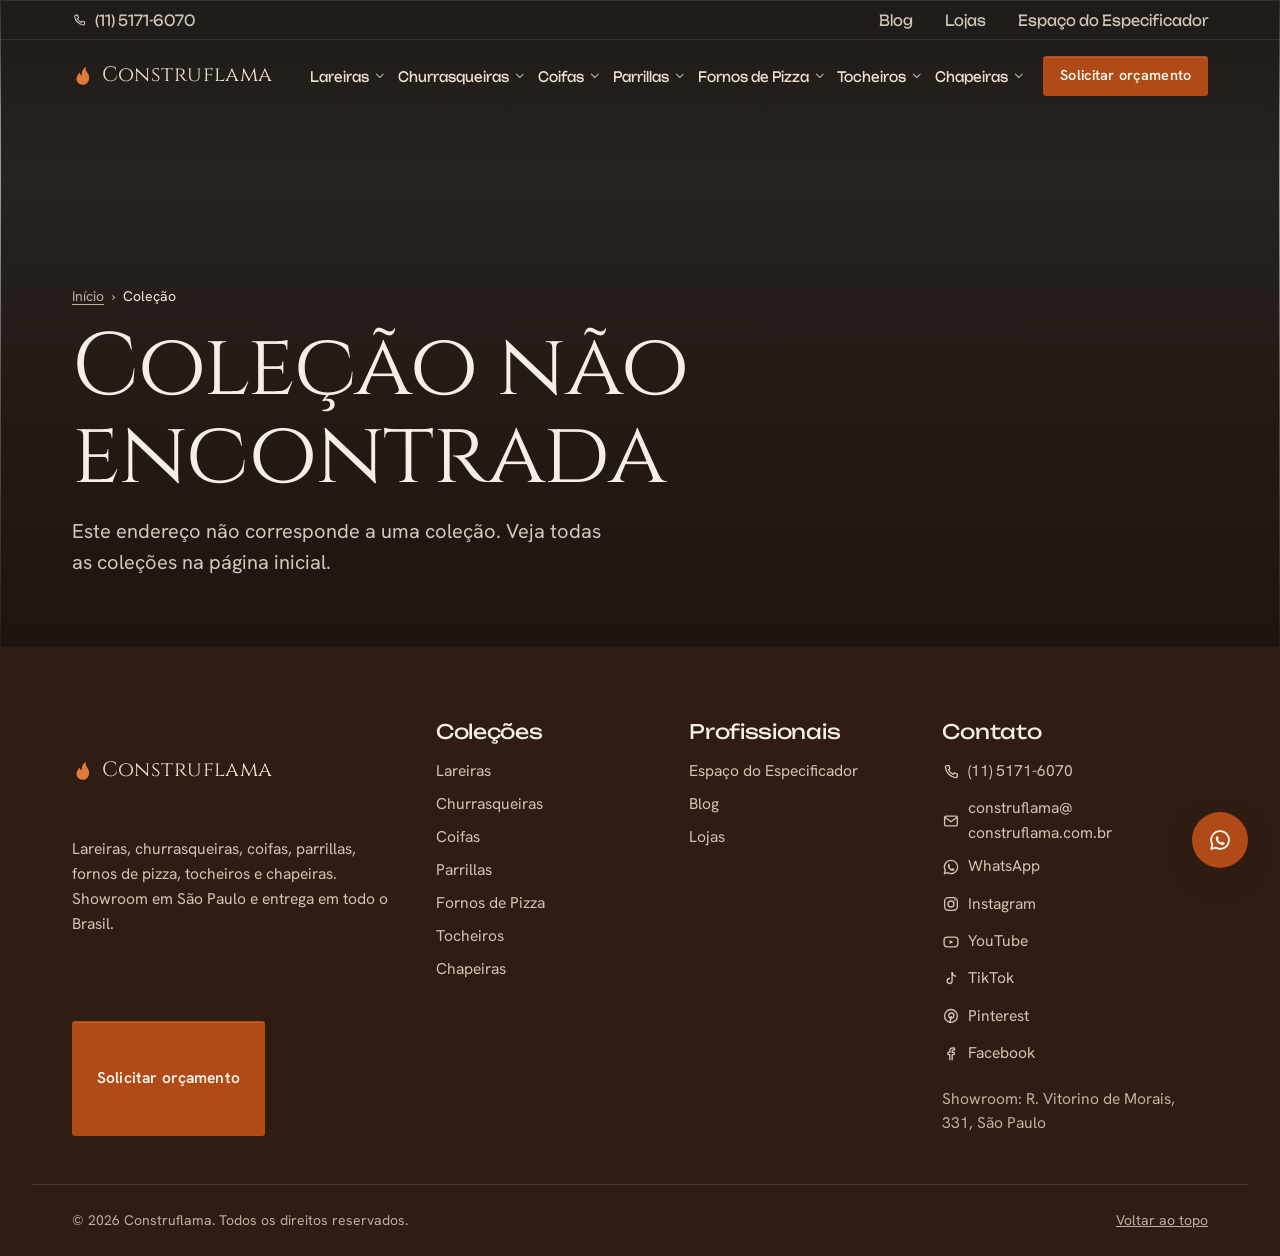
<file: colecao.html>
<!doctype html>
<html lang="pt-BR">
<head>
  <meta charset="utf-8">
  <meta name="viewport" content="width=device-width, initial-scale=1">
  <!-- Título e descrição definitivos vêm de CATEGORIAS (js/main.js) -->
  <title>Coleção | Construflama</title>
  <meta name="description" content="Coleções Construflama de alto padrão. Showroom em São Paulo e entrega em todo o Brasil.">
  <meta name="theme-color" content="#2A2623">
  <link rel="icon" href="favicon.ico" sizes="any">
  <link rel="icon" href="img/icone/favicon-32.png" type="image/png" sizes="32x32">
  <link rel="icon" href="img/icone/favicon-192.png" type="image/png" sizes="192x192">
  <link rel="apple-touch-icon" href="img/icone/apple-touch-icon.png">

  <!-- Tipografia: Cinzel (título do topo e logo) + Unbounded (títulos) + Hanken Grotesk (texto) -->
  <link rel="preconnect" href="https://fonts.googleapis.com">
  <link rel="preconnect" href="https://fonts.gstatic.com" crossorigin>
  <link href="https://fonts.googleapis.com/css2?family=Hanken+Grotesk:wght@400;500;600;700&family=Cinzel:wght@400;500&family=Unbounded:wght@400;500&display=swap" rel="stylesheet">

  <link rel="stylesheet" href="css/styles.css">
  <!-- Marca que o JS está ativo (as animações de entrada só se aplicam com JS) -->
  <script>
    document.documentElement.classList.add('js');
    // Vindo de outra página do site: começa coberta e clareia (ver main.js, "Transição entre páginas")
    try { if (sessionStorage.getItem('cf-transicao')) document.documentElement.classList.add('transicao'); } catch (e) {}
  </script>
</head>
<body data-pagina-colecao>

  <!-- Sprite de ícones e ilustrações em traço (reutilizados via <use>) -->
  <svg class="sprite" aria-hidden="true" focusable="false" xmlns="http://www.w3.org/2000/svg">
    <symbol id="i-chama" viewBox="0 0 24 24">
      <path d="M12 22c-4.4 0-7-2.9-7-6.6 0-3.2 2.1-5.3 3.6-7.2.4 1.9 1.4 3 2.4 3.2-.6-3.8 1.2-7.1 4.2-9.4-.5 3.5 1.2 5.6 2.6 7.6 1 1.4 1.2 2.9 1.2 4.6 0 4.6-2.6 7.8-7 7.8Z" fill="currentColor"/>
    </symbol>
    <symbol id="i-seta-baixo" viewBox="0 0 24 24">
      <path d="m6 9 6 6 6-6" fill="none" stroke="currentColor" stroke-width="2" stroke-linecap="round" stroke-linejoin="round"/>
    </symbol>
    <symbol id="i-anterior" viewBox="0 0 24 24">
      <path d="m15 5-7 7 7 7" fill="none" stroke="currentColor" stroke-width="2" stroke-linecap="round" stroke-linejoin="round"/>
    </symbol>
    <symbol id="i-proximo" viewBox="0 0 24 24">
      <path d="m9 5 7 7-7 7" fill="none" stroke="currentColor" stroke-width="2" stroke-linecap="round" stroke-linejoin="round"/>
    </symbol>
    <symbol id="i-estrela" viewBox="0 0 24 24">
      <path d="m12 2.8 2.8 5.8 6.3.9-4.6 4.4 1.1 6.3L12 17.2l-5.6 3 1.1-6.3-4.6-4.4 6.3-.9Z" stroke="currentColor" stroke-width="1.5" stroke-linejoin="round"/>
    </symbol>
    <symbol id="i-aspas" viewBox="0 0 32 24">
      <path d="M0 24V14C0 6.5 4 1.6 11.5 0l1.3 3.2C8.6 4.6 6.6 7.4 6.4 11H13v13Zm19 0V14c0-7.5 4-12.4 11.5-14l1.3 3.2c-4.2 1.4-6.2 4.2-6.4 7.8H32v13Z" fill="currentColor"/>
    </symbol>
    <symbol id="i-download" viewBox="0 0 24 24">
      <path d="M12 4v11m0 0-4.5-4.5M12 15l4.5-4.5M5 19h14" fill="none" stroke="currentColor" stroke-width="2" stroke-linecap="round" stroke-linejoin="round"/>
    </symbol>
    <symbol id="i-relogio" viewBox="0 0 24 24">
      <circle cx="12" cy="12" r="8.5" fill="none" stroke="currentColor" stroke-width="1.8"/>
      <path d="M12 7.5V12l3 2" fill="none" stroke="currentColor" stroke-width="1.8" stroke-linecap="round"/>
    </symbol>
    <symbol id="i-pin" viewBox="0 0 24 24">
      <path d="M12 21s-6.5-5.7-6.5-11a6.5 6.5 0 0 1 13 0c0 5.3-6.5 11-6.5 11Z" fill="none" stroke="currentColor" stroke-width="1.8"/>
      <circle cx="12" cy="10" r="2.3" fill="none" stroke="currentColor" stroke-width="1.8"/>
    </symbol>
    <symbol id="i-telefone" viewBox="0 0 24 24">
      <path d="M6.6 3.5h2.6l1.5 4.2-2 1.4a11 11 0 0 0 6.2 6.2l1.4-2 4.2 1.5v2.6A2.1 2.1 0 0 1 18.3 19.5 15.6 15.6 0 0 1 4.5 5.7 2.1 2.1 0 0 1 6.6 3.5Z" fill="none" stroke="currentColor" stroke-width="1.8" stroke-linejoin="round"/>
    </symbol>
    <symbol id="i-email" viewBox="0 0 24 24">
      <rect x="3.5" y="5.5" width="17" height="13" rx="1.8" fill="none" stroke="currentColor" stroke-width="1.8"/>
      <path d="m4 7 8 6 8-6" fill="none" stroke="currentColor" stroke-width="1.8" stroke-linejoin="round"/>
    </symbol>
    <symbol id="i-instagram" viewBox="0 0 24 24">
      <rect x="3.5" y="3.5" width="17" height="17" rx="5" fill="none" stroke="currentColor" stroke-width="1.8"/>
      <circle cx="12" cy="12" r="4" fill="none" stroke="currentColor" stroke-width="1.8"/>
      <circle cx="17.2" cy="6.8" r="1.1" fill="currentColor"/>
    </symbol>
    <symbol id="i-youtube" viewBox="0 0 24 24">
      <rect x="2.8" y="5.5" width="18.4" height="13" rx="4" fill="none" stroke="currentColor" stroke-width="1.8"/>
      <path d="M10.2 9.2v5.6l4.8-2.8Z" fill="currentColor"/>
    </symbol>
    <symbol id="i-tiktok" viewBox="0 0 24 24">
      <path d="M13.5 3.5v11.2a3.3 3.3 0 1 1-3.3-3.3" fill="none" stroke="currentColor" stroke-width="1.8" stroke-linecap="round" stroke-linejoin="round"/>
      <path d="M13.5 3.5c.4 2.6 2.2 4.4 4.8 4.6" fill="none" stroke="currentColor" stroke-width="1.8" stroke-linecap="round"/>
    </symbol>
    <symbol id="i-pinterest" viewBox="0 0 24 24">
      <circle cx="12" cy="12" r="8.6" fill="none" stroke="currentColor" stroke-width="1.8"/>
      <path d="M10.6 20.4 12.4 13M10.4 14.6c-.9-.6-1.4-1.6-1.4-2.8 0-2.2 1.6-3.8 3.6-3.8 1.8 0 3.2 1.3 3.2 3.1 0 2.1-1.2 3.7-2.7 3.7-1 0-1.6-.7-1.4-1.7" fill="none" stroke="currentColor" stroke-width="1.8" stroke-linecap="round" stroke-linejoin="round"/>
    </symbol>
    <symbol id="i-facebook" viewBox="0 0 24 24">
      <path d="M13.6 20.5v-7.6h2.6l.4-3h-3V8.1c0-.9.3-1.5 1.5-1.5h1.6V3.9c-.3 0-1.2-.1-2.3-.1-2.3 0-3.9 1.4-3.9 4v2.1H8v3h2.5v7.6" fill="none" stroke="currentColor" stroke-width="1.8" stroke-linejoin="round"/>
    </symbol>
    <symbol id="i-whatsapp" viewBox="0 0 24 24">
      <path d="M12 3.2a8.8 8.8 0 0 0-7.6 13.2L3.2 20.8l4.5-1.2A8.8 8.8 0 1 0 12 3.2Z" fill="none" stroke="currentColor" stroke-width="1.8" stroke-linejoin="round"/>
      <path d="M9.1 7.9c.3 0 .6 0 .8.5l.8 1.9c.1.3 0 .5-.1.7l-.6.7c.6 1.2 1.6 2.2 2.9 2.9l.7-.7c.2-.2.4-.2.7-.1l1.9.8c.4.2.5.5.4.9-.2 1-1.2 1.8-2.3 1.7-3.3-.4-6.2-3.3-6.6-6.6-.1-1.2.6-2.4 1.4-2.7Z" fill="currentColor"/>
    </symbol>
    <!-- Ícones da faixa de confiança -->
    <symbol id="i-anos" viewBox="0 0 32 32">
      <circle cx="16" cy="16" r="12" fill="none" stroke="currentColor" stroke-width="1.6"/>
      <path d="M16 9v7l5 3" fill="none" stroke="currentColor" stroke-width="1.6" stroke-linecap="round"/>
    </symbol>
    <symbol id="i-entrega" viewBox="0 0 32 32">
      <path d="M3 9h16v13H3zM19 13h5.5l4.5 5v4H19z" fill="none" stroke="currentColor" stroke-width="1.6" stroke-linejoin="round"/>
      <circle cx="9" cy="23.5" r="2.5" fill="var(--bege-escuro)" stroke="currentColor" stroke-width="1.6"/>
      <circle cx="24" cy="23.5" r="2.5" fill="var(--bege-escuro)" stroke="currentColor" stroke-width="1.6"/>
    </symbol>
    <symbol id="i-showroom" viewBox="0 0 32 32">
      <path d="M4 28V12l12-7 12 7v16M4 28h24" fill="none" stroke="currentColor" stroke-width="1.6" stroke-linejoin="round"/>
      <path d="M12 28v-8h8v8" fill="none" stroke="currentColor" stroke-width="1.6"/>
      <path d="M16 18.5c-1.6-.6-2-2.4-.8-3.8.2 1 .8 1.3 1.2 1-.4-1.4.3-2.5 1.3-2.9-.4 1.4.9 2 .5 3.6-.3 1.2-1.1 1.8-2.2 2.1Z" fill="currentColor"/>
    </symbol>
    <!-- Ilustrações das coleções (traço fino, usadas sobre os gradientes) -->
    <symbol id="p-lareira" viewBox="0 0 120 120">
      <g fill="none" stroke="currentColor" stroke-width="1.6" stroke-linejoin="round">
        <path d="M8 26h104M14 26v82h92V26"/><path d="M32 108V52h56v56"/>
        <path d="M60 100c-9-3-11-12-5-19 1 5 4 7 6 5-2-7 2-13 7-16-2 7 5 10 3 19-1 6-5 9-11 11Z"/>
      </g>
    </symbol>
    <symbol id="p-churrasqueira" viewBox="0 0 120 120">
      <g fill="none" stroke="currentColor" stroke-width="1.6" stroke-linejoin="round">
        <path d="M52 8h16v22H52zM30 52l22-22h16l22 22z"/><path d="M24 52h72v56H24z"/>
        <path d="M34 66h52M34 74h52M34 82h52"/>
      </g>
    </symbol>
    <symbol id="p-coifa" viewBox="0 0 120 120">
      <g fill="none" stroke="currentColor" stroke-width="1.6" stroke-linejoin="round">
        <path d="M50 6h20v36H50zM50 42 18 74h84L70 42"/><path d="M18 74v9h84v-9"/>
        <path d="M34 98h52" stroke-dasharray="3 7" stroke-linecap="round"/>
      </g>
    </symbol>
    <symbol id="p-parrilla" viewBox="0 0 120 120">
      <g fill="none" stroke="currentColor" stroke-width="1.6" stroke-linejoin="round">
        <path d="M10 62h78v40H10z"/><path d="M20 70v24M30 70v24M40 70v24M50 70v24M60 70v24M70 70v24M80 70v24"/>
        <circle cx="101" cy="38" r="10"/><path d="M101 48v54M88 102h26"/>
      </g>
    </symbol>
    <symbol id="p-forno" viewBox="0 0 120 120">
      <g fill="none" stroke="currentColor" stroke-width="1.6" stroke-linejoin="round">
        <path d="M14 98V76a46 46 0 0 1 92 0v22z"/><path d="M42 98V82a18 18 0 0 1 36 0v16"/>
        <path d="M54 32V8h12v24M6 98h108"/>
      </g>
    </symbol>
    <symbol id="p-tocheiro" viewBox="0 0 120 120">
      <g fill="none" stroke="currentColor" stroke-width="1.6" stroke-linejoin="round">
        <path d="M60 110V54M46 54h28l-5-11H51zM44 110h32"/>
        <path d="M60 39c-8-3-9-12-3-20 0 5 4 8 6 6 0 8 6 9 3 15-1 0-3 0-6-1Z"/>
      </g>
    </symbol>
    <symbol id="p-chapeira" viewBox="0 0 120 120">
      <g fill="none" stroke="currentColor" stroke-width="1.6" stroke-linejoin="round" stroke-linecap="round">
        <path d="M10 52h100v12H10zM20 64v36M100 64v36"/>
        <path d="M38 42c4-6 0-10 4-16M60 42c4-6 0-10 4-16M82 42c4-6 0-10 4-16"/>
      </g>
    </symbol>
  </svg>

  <a class="skip-link" href="#conteudo">Pular para o conteúdo</a>

  <!-- ============================================================
       1. CABEÇALHO FIXO
       Duas faixas no desktop: atalhos (telefone, catálogos...) e
       barra principal com as coleções. Ao rolar, a faixa de atalhos
       recolhe e o cabeçalho ganha fundo sólido (ver main.js).
       ============================================================ -->
  <header class="site-header" id="topo">
    <div class="utility-bar">
      <div class="container utility-bar__inner" data-atalhos-desktop>
        <!-- Atalhos: um único bloco no HTML. No desktop fica nesta faixa;
             no celular, js/main.js move o mesmo bloco para dentro do menu. -->
        <div class="quick-links" data-atalhos>
          <a class="quick-links__phone" href="tel:+551151716070">
            <svg class="icon" aria-hidden="true"><use href="#i-telefone"/></svg>
            <span class="alto">(11) 5171-6070</span>
          </a>
          <nav aria-label="Atalhos">
            <ul class="quick-links__list">
              <li><a href="blog.html"><span class="alto">Blog</span></a></li>
              <li><a href="index.html#lojas"><span class="alto">Lojas</span></a></li>
              <li><a href="index.html#especificadores"><span class="alto">Espaço do Especificador</span></a></li>
            </ul>
          </nav>
        </div>
      </div>
    </div>

    <div class="container mainbar">
      <a class="brand" href="index.html" aria-label="Construflama, página inicial">
        <svg class="brand__mark" aria-hidden="true"><use href="#i-chama"/></svg>
        <span class="brand__name">Construflama</span>
      </a>

      <nav class="site-nav" id="site-nav" aria-label="Principal">
        <!-- Coleções e subcategorias: geradas por js/main.js a partir de CATEGORIAS -->
        <ul class="nav-list" data-menu-colecoes></ul>

        <!-- No celular, os atalhos (data-atalhos) entram aqui -->
        <div class="nav-atalhos" data-atalhos-mobile></div>
        <a class="btn btn--primary nav-cta" href="https://whts.co/Construflama_com" target="_blank" rel="noopener">Solicitar orçamento</a>
      </nav>

      <a class="btn btn--primary btn--sm header-cta" href="https://whts.co/Construflama_com" target="_blank" rel="noopener">
        <span class="header-cta__long">Solicitar orçamento</span><span class="header-cta__short" aria-hidden="true">Orçamento</span>
      </a>

      <button class="nav-toggle" type="button" aria-expanded="false" aria-controls="site-nav">
        <span class="sr-only">Abrir menu</span>
        <span class="nav-toggle__bars" aria-hidden="true"></span>
      </button>
    </div>
  </header>

  <!-- ============================================================
       PÁGINA DE COLEÇÃO: modelo único para todas as coleções.
       O conteúdo é montado por js/main.js (montarPaginaColecao) a partir
       de CATEGORIAS, conforme o ?c= do endereço.
       Cabeçalho e rodapé são os mesmos de index.html.
       ============================================================ -->
  <main id="conteudo">

    <!-- 1. Topo: foto da coleção, nome e frase -->
    <section class="col-hero" aria-labelledby="col-titulo">
      <img class="col-hero__foto" data-colecao-foto alt="" decoding="async" fetchpriority="high">
      <div class="container col-hero__conteudo">
        <nav class="migalhas" aria-label="Você está em">
          <ol>
            <li><a href="index.html">Início</a></li>
            <li><span aria-current="page" data-colecao-migalha>Coleção</span></li>
          </ol>
        </nav>
        <h1 class="col-hero__titulo" id="col-titulo" data-colecao-nome>Coleção</h1>
        <p class="col-hero__lead" data-colecao-desc></p>
        <div class="hero__actions col-hero__acoes" data-so-colecao>
          <a class="btn btn--primary btn--lg" href="https://whts.co/Construflama_com" target="_blank" rel="noopener">Solicitar orçamento</a>
          <a class="btn btn--ghost btn--lg" href="#linhas">Ver as linhas</a>
        </div>
      </div>
    </section>

    <!-- 2. Atalhos para cada linha (gerados a partir das subcategorias) -->
    <nav class="col-atalhos" aria-label="Linhas da coleção" data-so-colecao>
      <ul class="container col-atalhos__lista" data-colecao-atalhos></ul>
    </nav>

    <!-- 3. Linhas: um bloco por subcategoria, com foto, frase e "Ver todos os modelos" -->
    <section class="section col-linhas" id="linhas" aria-labelledby="linhas-titulo" data-so-colecao>
      <div class="container">
        <div class="section-head" data-reveal="stagger">
          <h2 class="section-title" id="linhas-titulo">Linhas</h2>
          <p class="section-lead">Escolha a linha que combina com o seu projeto. Cada modelo pode ser visto aceso no showroom.</p>
        </div>
        <div class="col-linhas__lista" data-colecao-linhas></div>
      </div>
    </section>

    <!-- 4. Catálogo desta coleção (de CATALOGOS)
         TODO: ligar o "Baixar PDF" ao arquivo real do catálogo. -->
    <section class="section specifiers col-catalogo" aria-labelledby="catalogo-titulo" data-so-colecao>
      <div class="container specifiers__grid">
        <div class="specifiers__intro" data-reveal="stagger">
          <h2 class="section-title" id="catalogo-titulo">Catálogo técnico</h2>
          <p class="section-lead">Medidas e informações de instalação para incluir os modelos no seu projeto.</p>
        </div>
        <ul class="catalogs" data-catalogos data-reveal="stagger"></ul>
      </div>
    </section>

    <!-- 5. Outras coleções (mesmos cards da home, sem a coleção atual) -->
    <section class="section collections" id="colecoes" aria-labelledby="outras-titulo" data-so-colecao>
      <div class="container">
        <div class="section-head" data-reveal="stagger">
          <h2 class="section-title" id="outras-titulo">Outras coleções</h2>
        </div>
        <ul class="collection-grid collection-grid--outras" data-grade-colecoes data-reveal="stagger"></ul>
      </div>
    </section>
  </main>

  <!-- ============================================================
       10. RODAPÉ
       ============================================================ -->
  <footer class="site-footer">
    <div class="container footer__grid">
      <div class="footer__brand">
        <!-- Marca sem link: o logo do cabeçalho e o "Voltar ao topo" já levam ao início -->
        <p class="brand brand--footer">
          <svg class="brand__mark" aria-hidden="true"><use href="#i-chama"/></svg>
          <span class="brand__name">Construflama</span>
        </p>
        <p>Lareiras, churrasqueiras, coifas, parrillas, fornos de pizza, tocheiros e chapeiras. Showroom em São Paulo e entrega em todo o Brasil.</p>
        <a class="btn btn--primary" href="https://whts.co/Construflama_com" target="_blank" rel="noopener">Solicitar orçamento</a>
      </div>

      <nav class="footer__col" aria-labelledby="rodape-colecoes">
        <h2 class="footer__title" id="rodape-colecoes">Coleções</h2>
        <!-- Gerado por js/main.js a partir de CATEGORIAS -->
        <ul data-rodape-colecoes></ul>
      </nav>

      <nav class="footer__col" aria-labelledby="rodape-profissionais">
        <h2 class="footer__title" id="rodape-profissionais">Profissionais</h2>
        <ul>
          <li><a href="index.html#especificadores">Espaço do Especificador</a></li>
          <li><a href="blog.html">Blog</a></li>
          <li><a href="index.html#lojas">Lojas</a></li>
        </ul>
      </nav>

      <div class="footer__col">
        <h2 class="footer__title">Contato</h2>
        <ul class="footer__contact">
          <li>
            <a href="tel:+551151716070"><svg class="icon" aria-hidden="true"><use href="#i-telefone"/></svg> (11) 5171-6070</a>
          </li>
          <li>
            <a href="mailto:construflama@construflama.com.br"><svg class="icon" aria-hidden="true"><use href="#i-email"/></svg> <span>construflama@<wbr>construflama.com.br</span></a>
          </li>
          <li>
            <a href="https://whts.co/Construflama_com" target="_blank" rel="noopener"><svg class="icon" aria-hidden="true"><use href="#i-whatsapp"/></svg> WhatsApp</a>
          </li>
          <li>
            <a href="https://www.instagram.com/construflama" target="_blank" rel="noopener"><svg class="icon" aria-hidden="true"><use href="#i-instagram"/></svg> Instagram</a>
          </li>
          <li>
            <a href="https://www.youtube.com/@construflamaoficial" target="_blank" rel="noopener"><svg class="icon" aria-hidden="true"><use href="#i-youtube"/></svg> YouTube</a>
          </li>
          <li>
            <a href="https://www.tiktok.com/@construflama" target="_blank" rel="noopener"><svg class="icon" aria-hidden="true"><use href="#i-tiktok"/></svg> TikTok</a>
          </li>
          <li>
            <a href="https://br.pinterest.com/construflama/" target="_blank" rel="noopener"><svg class="icon" aria-hidden="true"><use href="#i-pinterest"/></svg> Pinterest</a>
          </li>
          <li>
            <a href="https://www.facebook.com/construflama" target="_blank" rel="noopener"><svg class="icon" aria-hidden="true"><use href="#i-facebook"/></svg> Facebook</a>
          </li>
        </ul>
        <p class="footer__address">Showroom: R. Vitorino de Morais, 331, São Paulo</p>
      </div>
    </div>

    <div class="container footer__bottom">
      <p>© <span data-year>2026</span> Construflama. Todos os direitos reservados.</p>
      <a class="footer__top" href="#conteudo" data-voltar-topo>Voltar ao topo</a>
    </div>
  </footer>

  <!-- Botão flutuante de WhatsApp -->
  <a class="whatsapp-float" href="https://whts.co/Construflama_com" target="_blank" rel="noopener">
    <svg class="whatsapp-float__icon" aria-hidden="true"><use href="#i-whatsapp"/></svg>
    <span class="whatsapp-float__label">Fale no WhatsApp</span>
  </a>

  <!-- Aviso discreto para links que ainda não existem no protótipo -->
  <div class="toast" role="status" aria-live="polite"></div>

  <script src="js/sobre.js" defer></script>
  <script src="js/modelos.js" defer></script>
  <script src="js/main.js" defer></script>
</body>
</html>
</file>
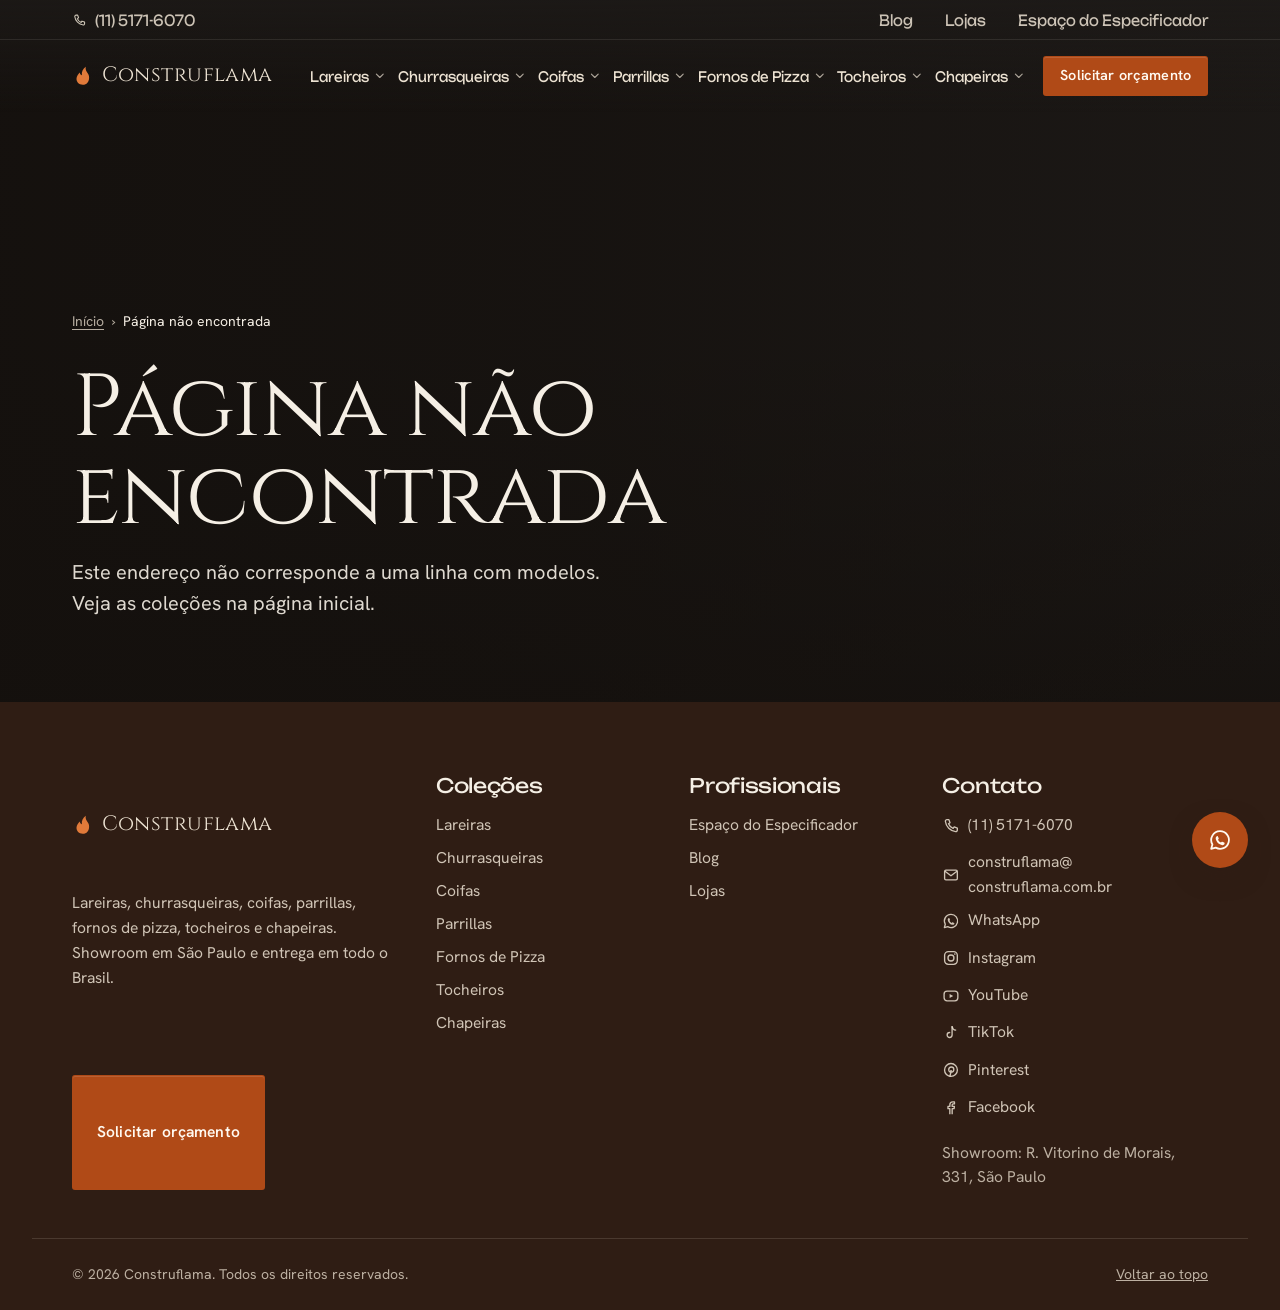
<file: modelos.html>
<!doctype html>
<html lang="pt-BR">
<head>
  <meta charset="utf-8">
  <meta name="viewport" content="width=device-width, initial-scale=1">
  <!-- Título e descrição definitivos vêm de MODELOS e CATEGORIAS (js/main.js) -->
  <title>Modelos | Construflama</title>
  <meta name="description" content="Coleções Construflama de alto padrão. Showroom em São Paulo e entrega em todo o Brasil.">
  <meta name="theme-color" content="#2A2623">
  <link rel="icon" href="favicon.ico" sizes="any">
  <link rel="icon" href="img/icone/favicon-32.png" type="image/png" sizes="32x32">
  <link rel="icon" href="img/icone/favicon-192.png" type="image/png" sizes="192x192">
  <link rel="apple-touch-icon" href="img/icone/apple-touch-icon.png">

  <!-- Tipografia: Cinzel (título do topo e logo) + Unbounded (títulos) + Hanken Grotesk (texto) -->
  <link rel="preconnect" href="https://fonts.googleapis.com">
  <link rel="preconnect" href="https://fonts.gstatic.com" crossorigin>
  <link href="https://fonts.googleapis.com/css2?family=Hanken+Grotesk:wght@400;500;600;700&family=Cinzel:wght@400;500&family=Unbounded:wght@400;500&display=swap" rel="stylesheet">

  <link rel="stylesheet" href="css/styles.css">
  <!-- Marca que o JS está ativo (as animações de entrada só se aplicam com JS) -->
  <script>
    document.documentElement.classList.add('js');
    // Vindo de outra página do site: começa coberta e clareia (ver main.js, "Transição entre páginas")
    try { if (sessionStorage.getItem('cf-transicao')) document.documentElement.classList.add('transicao'); } catch (e) {}
  </script>
</head>
<body data-pagina-modelos>

  <!-- Sprite de ícones e ilustrações em traço (reutilizados via <use>) -->
  <svg class="sprite" aria-hidden="true" focusable="false" xmlns="http://www.w3.org/2000/svg">
    <symbol id="i-chama" viewBox="0 0 24 24">
      <path d="M12 22c-4.4 0-7-2.9-7-6.6 0-3.2 2.1-5.3 3.6-7.2.4 1.9 1.4 3 2.4 3.2-.6-3.8 1.2-7.1 4.2-9.4-.5 3.5 1.2 5.6 2.6 7.6 1 1.4 1.2 2.9 1.2 4.6 0 4.6-2.6 7.8-7 7.8Z" fill="currentColor"/>
    </symbol>
    <symbol id="i-seta-baixo" viewBox="0 0 24 24">
      <path d="m6 9 6 6 6-6" fill="none" stroke="currentColor" stroke-width="2" stroke-linecap="round" stroke-linejoin="round"/>
    </symbol>
    <symbol id="i-ampliar" viewBox="0 0 24 24">
      <circle cx="10.5" cy="10.5" r="6.5" fill="none" stroke="currentColor" stroke-width="1.8"/>
      <path d="m15.5 15.5 5 5M10.5 7.5v6M7.5 10.5h6" fill="none" stroke="currentColor" stroke-width="1.8" stroke-linecap="round"/>
    </symbol>
    <symbol id="i-anterior" viewBox="0 0 24 24">
      <path d="m15 5-7 7 7 7" fill="none" stroke="currentColor" stroke-width="2" stroke-linecap="round" stroke-linejoin="round"/>
    </symbol>
    <symbol id="i-proximo" viewBox="0 0 24 24">
      <path d="m9 5 7 7-7 7" fill="none" stroke="currentColor" stroke-width="2" stroke-linecap="round" stroke-linejoin="round"/>
    </symbol>
    <symbol id="i-estrela" viewBox="0 0 24 24">
      <path d="m12 2.8 2.8 5.8 6.3.9-4.6 4.4 1.1 6.3L12 17.2l-5.6 3 1.1-6.3-4.6-4.4 6.3-.9Z" stroke="currentColor" stroke-width="1.5" stroke-linejoin="round"/>
    </symbol>
    <symbol id="i-aspas" viewBox="0 0 32 24">
      <path d="M0 24V14C0 6.5 4 1.6 11.5 0l1.3 3.2C8.6 4.6 6.6 7.4 6.4 11H13v13Zm19 0V14c0-7.5 4-12.4 11.5-14l1.3 3.2c-4.2 1.4-6.2 4.2-6.4 7.8H32v13Z" fill="currentColor"/>
    </symbol>
    <symbol id="i-download" viewBox="0 0 24 24">
      <path d="M12 4v11m0 0-4.5-4.5M12 15l4.5-4.5M5 19h14" fill="none" stroke="currentColor" stroke-width="2" stroke-linecap="round" stroke-linejoin="round"/>
    </symbol>
    <symbol id="i-relogio" viewBox="0 0 24 24">
      <circle cx="12" cy="12" r="8.5" fill="none" stroke="currentColor" stroke-width="1.8"/>
      <path d="M12 7.5V12l3 2" fill="none" stroke="currentColor" stroke-width="1.8" stroke-linecap="round"/>
    </symbol>
    <symbol id="i-pin" viewBox="0 0 24 24">
      <path d="M12 21s-6.5-5.7-6.5-11a6.5 6.5 0 0 1 13 0c0 5.3-6.5 11-6.5 11Z" fill="none" stroke="currentColor" stroke-width="1.8"/>
      <circle cx="12" cy="10" r="2.3" fill="none" stroke="currentColor" stroke-width="1.8"/>
    </symbol>
    <symbol id="i-telefone" viewBox="0 0 24 24">
      <path d="M6.6 3.5h2.6l1.5 4.2-2 1.4a11 11 0 0 0 6.2 6.2l1.4-2 4.2 1.5v2.6A2.1 2.1 0 0 1 18.3 19.5 15.6 15.6 0 0 1 4.5 5.7 2.1 2.1 0 0 1 6.6 3.5Z" fill="none" stroke="currentColor" stroke-width="1.8" stroke-linejoin="round"/>
    </symbol>
    <symbol id="i-email" viewBox="0 0 24 24">
      <rect x="3.5" y="5.5" width="17" height="13" rx="1.8" fill="none" stroke="currentColor" stroke-width="1.8"/>
      <path d="m4 7 8 6 8-6" fill="none" stroke="currentColor" stroke-width="1.8" stroke-linejoin="round"/>
    </symbol>
    <symbol id="i-instagram" viewBox="0 0 24 24">
      <rect x="3.5" y="3.5" width="17" height="17" rx="5" fill="none" stroke="currentColor" stroke-width="1.8"/>
      <circle cx="12" cy="12" r="4" fill="none" stroke="currentColor" stroke-width="1.8"/>
      <circle cx="17.2" cy="6.8" r="1.1" fill="currentColor"/>
    </symbol>
    <symbol id="i-youtube" viewBox="0 0 24 24">
      <rect x="2.8" y="5.5" width="18.4" height="13" rx="4" fill="none" stroke="currentColor" stroke-width="1.8"/>
      <path d="M10.2 9.2v5.6l4.8-2.8Z" fill="currentColor"/>
    </symbol>
    <symbol id="i-tiktok" viewBox="0 0 24 24">
      <path d="M13.5 3.5v11.2a3.3 3.3 0 1 1-3.3-3.3" fill="none" stroke="currentColor" stroke-width="1.8" stroke-linecap="round" stroke-linejoin="round"/>
      <path d="M13.5 3.5c.4 2.6 2.2 4.4 4.8 4.6" fill="none" stroke="currentColor" stroke-width="1.8" stroke-linecap="round"/>
    </symbol>
    <symbol id="i-pinterest" viewBox="0 0 24 24">
      <circle cx="12" cy="12" r="8.6" fill="none" stroke="currentColor" stroke-width="1.8"/>
      <path d="M10.6 20.4 12.4 13M10.4 14.6c-.9-.6-1.4-1.6-1.4-2.8 0-2.2 1.6-3.8 3.6-3.8 1.8 0 3.2 1.3 3.2 3.1 0 2.1-1.2 3.7-2.7 3.7-1 0-1.6-.7-1.4-1.7" fill="none" stroke="currentColor" stroke-width="1.8" stroke-linecap="round" stroke-linejoin="round"/>
    </symbol>
    <symbol id="i-facebook" viewBox="0 0 24 24">
      <path d="M13.6 20.5v-7.6h2.6l.4-3h-3V8.1c0-.9.3-1.5 1.5-1.5h1.6V3.9c-.3 0-1.2-.1-2.3-.1-2.3 0-3.9 1.4-3.9 4v2.1H8v3h2.5v7.6" fill="none" stroke="currentColor" stroke-width="1.8" stroke-linejoin="round"/>
    </symbol>
    <symbol id="i-link" viewBox="0 0 24 24">
      <path d="M10.6 13.4a3.5 3.5 0 0 0 5 0l3-3a3.5 3.5 0 0 0-5-5l-1 1M13.4 10.6a3.5 3.5 0 0 0-5 0l-3 3a3.5 3.5 0 0 0 5 5l1-1" fill="none" stroke="currentColor" stroke-width="1.8" stroke-linecap="round"/>
    </symbol>
    <symbol id="i-whatsapp" viewBox="0 0 24 24">
      <path d="M12 3.2a8.8 8.8 0 0 0-7.6 13.2L3.2 20.8l4.5-1.2A8.8 8.8 0 1 0 12 3.2Z" fill="none" stroke="currentColor" stroke-width="1.8" stroke-linejoin="round"/>
      <path d="M9.1 7.9c.3 0 .6 0 .8.5l.8 1.9c.1.3 0 .5-.1.7l-.6.7c.6 1.2 1.6 2.2 2.9 2.9l.7-.7c.2-.2.4-.2.7-.1l1.9.8c.4.2.5.5.4.9-.2 1-1.2 1.8-2.3 1.7-3.3-.4-6.2-3.3-6.6-6.6-.1-1.2.6-2.4 1.4-2.7Z" fill="currentColor"/>
    </symbol>
    <!-- Ícones da faixa de confiança -->
    <symbol id="i-anos" viewBox="0 0 32 32">
      <circle cx="16" cy="16" r="12" fill="none" stroke="currentColor" stroke-width="1.6"/>
      <path d="M16 9v7l5 3" fill="none" stroke="currentColor" stroke-width="1.6" stroke-linecap="round"/>
    </symbol>
    <symbol id="i-entrega" viewBox="0 0 32 32">
      <path d="M3 9h16v13H3zM19 13h5.5l4.5 5v4H19z" fill="none" stroke="currentColor" stroke-width="1.6" stroke-linejoin="round"/>
      <circle cx="9" cy="23.5" r="2.5" fill="var(--bege-escuro)" stroke="currentColor" stroke-width="1.6"/>
      <circle cx="24" cy="23.5" r="2.5" fill="var(--bege-escuro)" stroke="currentColor" stroke-width="1.6"/>
    </symbol>
    <symbol id="i-showroom" viewBox="0 0 32 32">
      <path d="M4 28V12l12-7 12 7v16M4 28h24" fill="none" stroke="currentColor" stroke-width="1.6" stroke-linejoin="round"/>
      <path d="M12 28v-8h8v8" fill="none" stroke="currentColor" stroke-width="1.6"/>
      <path d="M16 18.5c-1.6-.6-2-2.4-.8-3.8.2 1 .8 1.3 1.2 1-.4-1.4.3-2.5 1.3-2.9-.4 1.4.9 2 .5 3.6-.3 1.2-1.1 1.8-2.2 2.1Z" fill="currentColor"/>
    </symbol>
    <!-- Ilustrações das coleções (traço fino, usadas sobre os gradientes) -->
    <symbol id="p-lareira" viewBox="0 0 120 120">
      <g fill="none" stroke="currentColor" stroke-width="1.6" stroke-linejoin="round">
        <path d="M8 26h104M14 26v82h92V26"/><path d="M32 108V52h56v56"/>
        <path d="M60 100c-9-3-11-12-5-19 1 5 4 7 6 5-2-7 2-13 7-16-2 7 5 10 3 19-1 6-5 9-11 11Z"/>
      </g>
    </symbol>
    <symbol id="p-churrasqueira" viewBox="0 0 120 120">
      <g fill="none" stroke="currentColor" stroke-width="1.6" stroke-linejoin="round">
        <path d="M52 8h16v22H52zM30 52l22-22h16l22 22z"/><path d="M24 52h72v56H24z"/>
        <path d="M34 66h52M34 74h52M34 82h52"/>
      </g>
    </symbol>
    <symbol id="p-coifa" viewBox="0 0 120 120">
      <g fill="none" stroke="currentColor" stroke-width="1.6" stroke-linejoin="round">
        <path d="M50 6h20v36H50zM50 42 18 74h84L70 42"/><path d="M18 74v9h84v-9"/>
        <path d="M34 98h52" stroke-dasharray="3 7" stroke-linecap="round"/>
      </g>
    </symbol>
    <symbol id="p-parrilla" viewBox="0 0 120 120">
      <g fill="none" stroke="currentColor" stroke-width="1.6" stroke-linejoin="round">
        <path d="M10 62h78v40H10z"/><path d="M20 70v24M30 70v24M40 70v24M50 70v24M60 70v24M70 70v24M80 70v24"/>
        <circle cx="101" cy="38" r="10"/><path d="M101 48v54M88 102h26"/>
      </g>
    </symbol>
    <symbol id="p-forno" viewBox="0 0 120 120">
      <g fill="none" stroke="currentColor" stroke-width="1.6" stroke-linejoin="round">
        <path d="M14 98V76a46 46 0 0 1 92 0v22z"/><path d="M42 98V82a18 18 0 0 1 36 0v16"/>
        <path d="M54 32V8h12v24M6 98h108"/>
      </g>
    </symbol>
    <symbol id="p-tocheiro" viewBox="0 0 120 120">
      <g fill="none" stroke="currentColor" stroke-width="1.6" stroke-linejoin="round">
        <path d="M60 110V54M46 54h28l-5-11H51zM44 110h32"/>
        <path d="M60 39c-8-3-9-12-3-20 0 5 4 8 6 6 0 8 6 9 3 15-1 0-3 0-6-1Z"/>
      </g>
    </symbol>
    <symbol id="p-chapeira" viewBox="0 0 120 120">
      <g fill="none" stroke="currentColor" stroke-width="1.6" stroke-linejoin="round" stroke-linecap="round">
        <path d="M10 52h100v12H10zM20 64v36M100 64v36"/>
        <path d="M38 42c4-6 0-10 4-16M60 42c4-6 0-10 4-16M82 42c4-6 0-10 4-16"/>
      </g>
    </symbol>
  </svg>

  <a class="skip-link" href="#conteudo">Pular para o conteúdo</a>

  <!-- ============================================================
       1. CABEÇALHO FIXO
       Duas faixas no desktop: atalhos (telefone, catálogos...) e
       barra principal com as coleções. Ao rolar, a faixa de atalhos
       recolhe e o cabeçalho ganha fundo sólido (ver main.js).
       ============================================================ -->
  <header class="site-header" id="topo">
    <div class="utility-bar">
      <div class="container utility-bar__inner" data-atalhos-desktop>
        <!-- Atalhos: um único bloco no HTML. No desktop fica nesta faixa;
             no celular, js/main.js move o mesmo bloco para dentro do menu. -->
        <div class="quick-links" data-atalhos>
          <a class="quick-links__phone" href="tel:+551151716070">
            <svg class="icon" aria-hidden="true"><use href="#i-telefone"/></svg>
            <span class="alto">(11) 5171-6070</span>
          </a>
          <nav aria-label="Atalhos">
            <ul class="quick-links__list">
              <li><a href="blog.html"><span class="alto">Blog</span></a></li>
              <li><a href="index.html#lojas"><span class="alto">Lojas</span></a></li>
              <li><a href="index.html#especificadores"><span class="alto">Espaço do Especificador</span></a></li>
            </ul>
          </nav>
        </div>
      </div>
    </div>

    <div class="container mainbar">
      <a class="brand" href="index.html" aria-label="Construflama, página inicial">
        <svg class="brand__mark" aria-hidden="true"><use href="#i-chama"/></svg>
        <span class="brand__name">Construflama</span>
      </a>

      <nav class="site-nav" id="site-nav" aria-label="Principal">
        <!-- Coleções e subcategorias: geradas por js/main.js a partir de CATEGORIAS -->
        <ul class="nav-list" data-menu-colecoes></ul>

        <!-- No celular, os atalhos (data-atalhos) entram aqui -->
        <div class="nav-atalhos" data-atalhos-mobile></div>
        <a class="btn btn--primary nav-cta" href="https://whts.co/Construflama_com" target="_blank" rel="noopener">Solicitar orçamento</a>
      </nav>

      <a class="btn btn--primary btn--sm header-cta" href="https://whts.co/Construflama_com" target="_blank" rel="noopener">
        <span class="header-cta__long">Solicitar orçamento</span><span class="header-cta__short" aria-hidden="true">Orçamento</span>
      </a>

      <button class="nav-toggle" type="button" aria-expanded="false" aria-controls="site-nav">
        <span class="sr-only">Abrir menu</span>
        <span class="nav-toggle__bars" aria-hidden="true"></span>
      </button>
    </div>
  </header>

  <!-- ============================================================
       MODELOS DE UMA LINHA (modelos.html?c=lareiras&l=esculturais).
       Montada por js/main.js (montarPaginaModelos) a partir de MODELOS
       (js/modelos.js) e da linha em CATEGORIAS.
       ============================================================ -->
  <main id="conteudo">

    <!-- 1. Topo: foto da linha ao fundo, nome, frase e orçamento -->
    <section class="mod-topo" aria-labelledby="mod-titulo">
      <img class="mod-topo__foto" data-mod-foto alt="" decoding="async" fetchpriority="high">
      <div class="container mod-topo__conteudo">
        <nav class="migalhas migalhas--claro" aria-label="Você está em">
          <ol data-mod-migalhas>
            <li><a href="index.html">Início</a></li>
          </ol>
        </nav>
        <p class="prod-info__cat" data-mod-cat></p>
        <h1 class="mod-topo__titulo" id="mod-titulo" data-mod-titulo>Carregando…</h1>
        <p class="mod-topo__lead" data-mod-lead></p>
        <div class="prod-orcamento__botoes" data-mod-so>
          <a class="btn btn--primary btn--lg" href="https://whts.co/Construflama_com" target="_blank" rel="noopener">Solicitar orçamento</a>
          <a class="btn btn--ghost btn--lg" href="#" download data-prod-catalogo hidden>
            <svg class="icon" aria-hidden="true"><use href="#i-download"/></svg> Baixar catálogo <span class="prod-orcamento__peso" data-prod-catalogo-peso></span>
          </a>
        </div>
      </div>
    </section>

    <!-- 2. Modelos: filtro por combustível e cartões -->
    <section class="section mod-lista" id="modelos" aria-labelledby="modelos-titulo" data-mod-so>
      <div class="container">
        <div class="mod-lista__topo">
          <div>
            <h2 class="section-title" id="modelos-titulo">Modelos</h2>
            <p class="mod-lista__contagem" data-mod-contagem aria-live="polite"></p>
          </div>
          <div class="blog-filtros mod-filtros" role="group" aria-label="Filtrar por combustível" data-mod-filtros></div>
        </div>
        <ul class="mod-grade" data-mod-grade></ul>
      </div>
    </section>

    <!-- 3. Comparação das medidas (já aberta) -->
    <section class="prod-medidas-secao mod-comparar" id="medidas" aria-labelledby="medidas-titulo" data-mod-so>
      <div class="container">
        <details class="prod-medidas" open>
          <summary class="prod-medidas__titulo"><h2 class="prod-medidas__h" id="medidas-titulo">Compare as medidas</h2></summary>
          <p class="prod-medidas__dica" aria-hidden="true">Deslize a tabela para ver todas as medidas →</p>
          <div class="prod-medidas__rolagem" tabindex="0" role="region" aria-label="Compare as medidas">
            <table class="prod-medidas__tabela" data-mod-tabela></table>
          </div>
          <p class="prod-medidas__nota" data-mod-nota>Medidas do catálogo de lareiras 2026. Cada projeto é único: a equipe confirma as medidas e o acabamento com você.</p>
        </details>
      </div>
    </section>

    <!-- 4. Artigos do blog com estes modelos (some se não houver nenhum) -->
    <section class="section" id="inspire-se" aria-labelledby="inspire-titulo" data-mod-so>
      <div class="container">
        <div class="section-head">
          <h2 class="section-title" id="inspire-titulo">Em projetos</h2>
          <p class="section-lead">Estes modelos em mostras e casas, no nosso blog.</p>
        </div>
        <ul class="blog-grade" data-mod-blog></ul>
      </div>
    </section>

    <!-- 5. Chamada final -->
    <section class="section post-cta" aria-labelledby="mod-cta-titulo" data-mod-so>
      <div class="container">
        <div class="blog-convite__caixa">
          <h2 class="section-title" id="mod-cta-titulo">Qual modelo combina com o seu projeto?</h2>
          <p class="section-lead" data-mod-cta>Conte como é o seu espaço. A nossa equipe ajuda a escolher o modelo, o combustível e a cor, e todos podem ser vistos acesos no showroom.</p>
          <a class="btn btn--primary btn--lg" href="https://whts.co/Construflama_com" target="_blank" rel="noopener">Falar com um consultor</a>
        </div>
      </div>
    </section>
  </main>

  <!-- ============================================================
       10. RODAPÉ
       ============================================================ -->
  <footer class="site-footer">
    <div class="container footer__grid">
      <div class="footer__brand">
        <!-- Marca sem link: o logo do cabeçalho e o "Voltar ao topo" já levam ao início -->
        <p class="brand brand--footer">
          <svg class="brand__mark" aria-hidden="true"><use href="#i-chama"/></svg>
          <span class="brand__name">Construflama</span>
        </p>
        <p>Lareiras, churrasqueiras, coifas, parrillas, fornos de pizza, tocheiros e chapeiras. Showroom em São Paulo e entrega em todo o Brasil.</p>
        <a class="btn btn--primary" href="https://whts.co/Construflama_com" target="_blank" rel="noopener">Solicitar orçamento</a>
      </div>

      <nav class="footer__col" aria-labelledby="rodape-colecoes">
        <h2 class="footer__title" id="rodape-colecoes">Coleções</h2>
        <!-- Gerado por js/main.js a partir de CATEGORIAS -->
        <ul data-rodape-colecoes></ul>
      </nav>

      <nav class="footer__col" aria-labelledby="rodape-profissionais">
        <h2 class="footer__title" id="rodape-profissionais">Profissionais</h2>
        <ul>
          <li><a href="index.html#especificadores">Espaço do Especificador</a></li>
          <li><a href="blog.html">Blog</a></li>
          <li><a href="index.html#lojas">Lojas</a></li>
        </ul>
      </nav>

      <div class="footer__col">
        <h2 class="footer__title">Contato</h2>
        <ul class="footer__contact">
          <li>
            <a href="tel:+551151716070"><svg class="icon" aria-hidden="true"><use href="#i-telefone"/></svg> (11) 5171-6070</a>
          </li>
          <li>
            <a href="mailto:construflama@construflama.com.br"><svg class="icon" aria-hidden="true"><use href="#i-email"/></svg> <span>construflama@<wbr>construflama.com.br</span></a>
          </li>
          <li>
            <a href="https://whts.co/Construflama_com" target="_blank" rel="noopener"><svg class="icon" aria-hidden="true"><use href="#i-whatsapp"/></svg> WhatsApp</a>
          </li>
          <li>
            <a href="https://www.instagram.com/construflama" target="_blank" rel="noopener"><svg class="icon" aria-hidden="true"><use href="#i-instagram"/></svg> Instagram</a>
          </li>
          <li>
            <a href="https://www.youtube.com/@construflamaoficial" target="_blank" rel="noopener"><svg class="icon" aria-hidden="true"><use href="#i-youtube"/></svg> YouTube</a>
          </li>
          <li>
            <a href="https://www.tiktok.com/@construflama" target="_blank" rel="noopener"><svg class="icon" aria-hidden="true"><use href="#i-tiktok"/></svg> TikTok</a>
          </li>
          <li>
            <a href="https://br.pinterest.com/construflama/" target="_blank" rel="noopener"><svg class="icon" aria-hidden="true"><use href="#i-pinterest"/></svg> Pinterest</a>
          </li>
          <li>
            <a href="https://www.facebook.com/construflama" target="_blank" rel="noopener"><svg class="icon" aria-hidden="true"><use href="#i-facebook"/></svg> Facebook</a>
          </li>
        </ul>
        <p class="footer__address">Showroom: R. Vitorino de Morais, 331, São Paulo</p>
      </div>
    </div>

    <div class="container footer__bottom">
      <p>© <span data-year>2026</span> Construflama. Todos os direitos reservados.</p>
      <a class="footer__top" href="#conteudo" data-voltar-topo>Voltar ao topo</a>
    </div>
  </footer>

  <!-- Botão flutuante de WhatsApp -->
  <a class="whatsapp-float" href="https://whts.co/Construflama_com" target="_blank" rel="noopener">
    <svg class="whatsapp-float__icon" aria-hidden="true"><use href="#i-whatsapp"/></svg>
    <span class="whatsapp-float__label">Fale no WhatsApp</span>
  </a>

  <!-- Aviso discreto para links que ainda não existem no protótipo -->
  <div class="toast" role="status" aria-live="polite"></div>

  <script src="js/modelos.js" defer></script>
  <script src="js/posts.js" defer></script>
  <script src="js/main.js" defer></script>
</body>
</html>
</file>
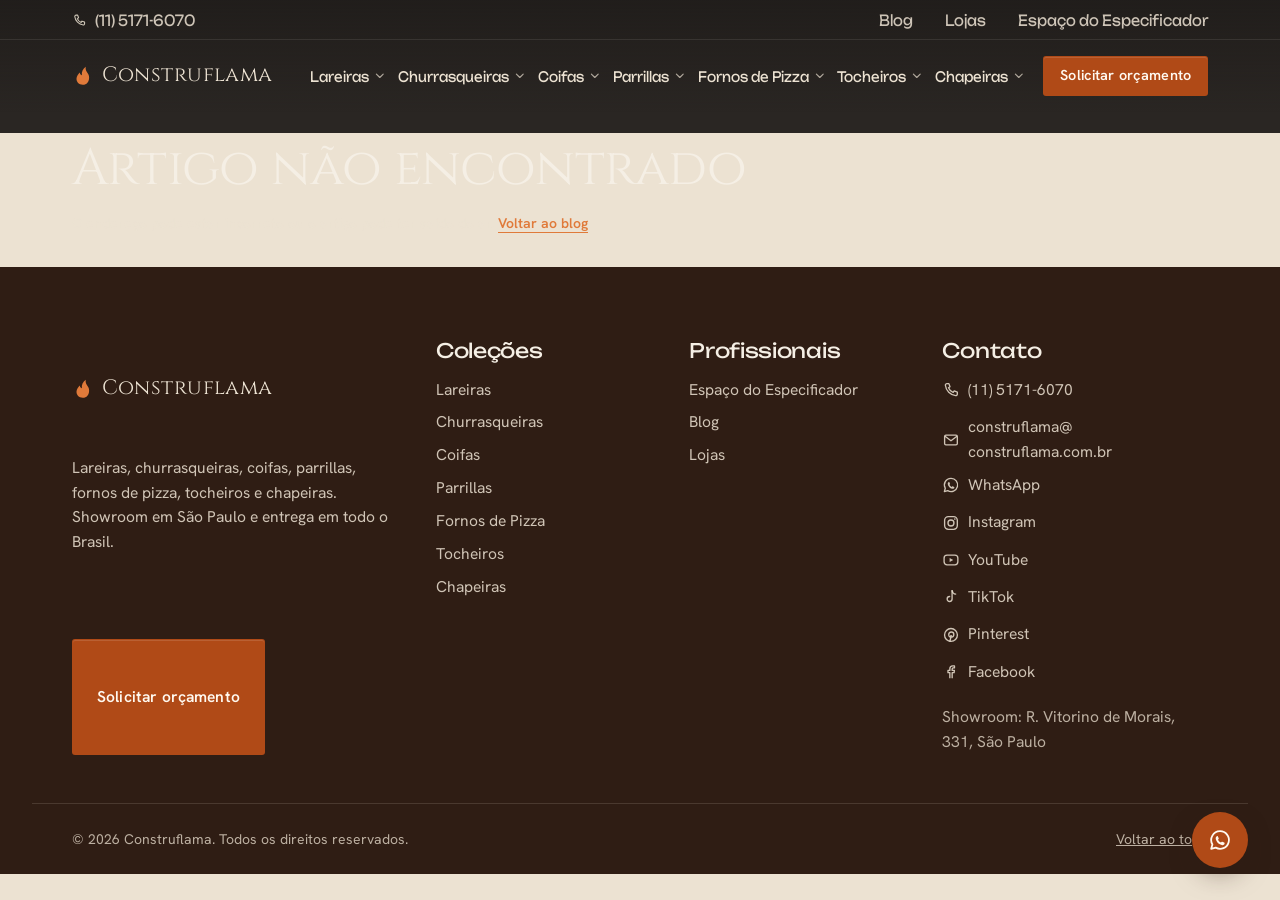
<file: post.html>
<!doctype html>
<html lang="pt-BR">
<head>
  <meta charset="utf-8">
  <meta name="viewport" content="width=device-width, initial-scale=1">
  <title>Artigo | Blog Construflama</title>
  <meta name="description" content="Artigo do blog da Construflama.">
  <meta name="theme-color" content="#2A2623">
  <link rel="icon" href="favicon.ico" sizes="any">
  <link rel="icon" href="img/icone/favicon-32.png" type="image/png" sizes="32x32">
  <link rel="icon" href="img/icone/favicon-192.png" type="image/png" sizes="192x192">
  <link rel="apple-touch-icon" href="img/icone/apple-touch-icon.png">

  <!-- Tipografia: Cinzel (título do topo e logo) + Unbounded (títulos) + Hanken Grotesk (texto) -->
  <link rel="preconnect" href="https://fonts.googleapis.com">
  <link rel="preconnect" href="https://fonts.gstatic.com" crossorigin>
  <link href="https://fonts.googleapis.com/css2?family=Hanken+Grotesk:wght@400;500;600;700&family=Cinzel:wght@400;500&family=Unbounded:wght@400;500&display=swap" rel="stylesheet">

  <link rel="stylesheet" href="css/styles.css">
  <!-- Marca que o JS está ativo (as animações de entrada só se aplicam com JS) -->
  <script>
    document.documentElement.classList.add('js');
    // Vindo de outra página do site: começa coberta e clareia (ver main.js, "Transição entre páginas")
    try { if (sessionStorage.getItem('cf-transicao')) document.documentElement.classList.add('transicao'); } catch (e) {}
  </script>
</head>
<body data-pagina-post>

  <!-- Sprite de ícones e ilustrações em traço (reutilizados via <use>) -->
  <svg class="sprite" aria-hidden="true" focusable="false" xmlns="http://www.w3.org/2000/svg">
    <symbol id="i-chama" viewBox="0 0 24 24">
      <path d="M12 22c-4.4 0-7-2.9-7-6.6 0-3.2 2.1-5.3 3.6-7.2.4 1.9 1.4 3 2.4 3.2-.6-3.8 1.2-7.1 4.2-9.4-.5 3.5 1.2 5.6 2.6 7.6 1 1.4 1.2 2.9 1.2 4.6 0 4.6-2.6 7.8-7 7.8Z" fill="currentColor"/>
    </symbol>
    <symbol id="i-seta-baixo" viewBox="0 0 24 24">
      <path d="m6 9 6 6 6-6" fill="none" stroke="currentColor" stroke-width="2" stroke-linecap="round" stroke-linejoin="round"/>
    </symbol>
    <symbol id="i-anterior" viewBox="0 0 24 24">
      <path d="m15 5-7 7 7 7" fill="none" stroke="currentColor" stroke-width="2" stroke-linecap="round" stroke-linejoin="round"/>
    </symbol>
    <symbol id="i-proximo" viewBox="0 0 24 24">
      <path d="m9 5 7 7-7 7" fill="none" stroke="currentColor" stroke-width="2" stroke-linecap="round" stroke-linejoin="round"/>
    </symbol>
    <symbol id="i-estrela" viewBox="0 0 24 24">
      <path d="m12 2.8 2.8 5.8 6.3.9-4.6 4.4 1.1 6.3L12 17.2l-5.6 3 1.1-6.3-4.6-4.4 6.3-.9Z" stroke="currentColor" stroke-width="1.5" stroke-linejoin="round"/>
    </symbol>
    <symbol id="i-aspas" viewBox="0 0 32 24">
      <path d="M0 24V14C0 6.5 4 1.6 11.5 0l1.3 3.2C8.6 4.6 6.6 7.4 6.4 11H13v13Zm19 0V14c0-7.5 4-12.4 11.5-14l1.3 3.2c-4.2 1.4-6.2 4.2-6.4 7.8H32v13Z" fill="currentColor"/>
    </symbol>
    <symbol id="i-download" viewBox="0 0 24 24">
      <path d="M12 4v11m0 0-4.5-4.5M12 15l4.5-4.5M5 19h14" fill="none" stroke="currentColor" stroke-width="2" stroke-linecap="round" stroke-linejoin="round"/>
    </symbol>
    <symbol id="i-relogio" viewBox="0 0 24 24">
      <circle cx="12" cy="12" r="8.5" fill="none" stroke="currentColor" stroke-width="1.8"/>
      <path d="M12 7.5V12l3 2" fill="none" stroke="currentColor" stroke-width="1.8" stroke-linecap="round"/>
    </symbol>
    <symbol id="i-pin" viewBox="0 0 24 24">
      <path d="M12 21s-6.5-5.7-6.5-11a6.5 6.5 0 0 1 13 0c0 5.3-6.5 11-6.5 11Z" fill="none" stroke="currentColor" stroke-width="1.8"/>
      <circle cx="12" cy="10" r="2.3" fill="none" stroke="currentColor" stroke-width="1.8"/>
    </symbol>
    <symbol id="i-telefone" viewBox="0 0 24 24">
      <path d="M6.6 3.5h2.6l1.5 4.2-2 1.4a11 11 0 0 0 6.2 6.2l1.4-2 4.2 1.5v2.6A2.1 2.1 0 0 1 18.3 19.5 15.6 15.6 0 0 1 4.5 5.7 2.1 2.1 0 0 1 6.6 3.5Z" fill="none" stroke="currentColor" stroke-width="1.8" stroke-linejoin="round"/>
    </symbol>
    <symbol id="i-email" viewBox="0 0 24 24">
      <rect x="3.5" y="5.5" width="17" height="13" rx="1.8" fill="none" stroke="currentColor" stroke-width="1.8"/>
      <path d="m4 7 8 6 8-6" fill="none" stroke="currentColor" stroke-width="1.8" stroke-linejoin="round"/>
    </symbol>
    <symbol id="i-instagram" viewBox="0 0 24 24">
      <rect x="3.5" y="3.5" width="17" height="17" rx="5" fill="none" stroke="currentColor" stroke-width="1.8"/>
      <circle cx="12" cy="12" r="4" fill="none" stroke="currentColor" stroke-width="1.8"/>
      <circle cx="17.2" cy="6.8" r="1.1" fill="currentColor"/>
    </symbol>
    <symbol id="i-youtube" viewBox="0 0 24 24">
      <rect x="2.8" y="5.5" width="18.4" height="13" rx="4" fill="none" stroke="currentColor" stroke-width="1.8"/>
      <path d="M10.2 9.2v5.6l4.8-2.8Z" fill="currentColor"/>
    </symbol>
    <symbol id="i-tiktok" viewBox="0 0 24 24">
      <path d="M13.5 3.5v11.2a3.3 3.3 0 1 1-3.3-3.3" fill="none" stroke="currentColor" stroke-width="1.8" stroke-linecap="round" stroke-linejoin="round"/>
      <path d="M13.5 3.5c.4 2.6 2.2 4.4 4.8 4.6" fill="none" stroke="currentColor" stroke-width="1.8" stroke-linecap="round"/>
    </symbol>
    <symbol id="i-pinterest" viewBox="0 0 24 24">
      <circle cx="12" cy="12" r="8.6" fill="none" stroke="currentColor" stroke-width="1.8"/>
      <path d="M10.6 20.4 12.4 13M10.4 14.6c-.9-.6-1.4-1.6-1.4-2.8 0-2.2 1.6-3.8 3.6-3.8 1.8 0 3.2 1.3 3.2 3.1 0 2.1-1.2 3.7-2.7 3.7-1 0-1.6-.7-1.4-1.7" fill="none" stroke="currentColor" stroke-width="1.8" stroke-linecap="round" stroke-linejoin="round"/>
    </symbol>
    <symbol id="i-facebook" viewBox="0 0 24 24">
      <path d="M13.6 20.5v-7.6h2.6l.4-3h-3V8.1c0-.9.3-1.5 1.5-1.5h1.6V3.9c-.3 0-1.2-.1-2.3-.1-2.3 0-3.9 1.4-3.9 4v2.1H8v3h2.5v7.6" fill="none" stroke="currentColor" stroke-width="1.8" stroke-linejoin="round"/>
    </symbol>
    <symbol id="i-link" viewBox="0 0 24 24">
      <path d="M10.6 13.4a3.5 3.5 0 0 0 5 0l3-3a3.5 3.5 0 0 0-5-5l-1 1M13.4 10.6a3.5 3.5 0 0 0-5 0l-3 3a3.5 3.5 0 0 0 5 5l1-1" fill="none" stroke="currentColor" stroke-width="1.8" stroke-linecap="round"/>
    </symbol>
    <symbol id="i-whatsapp" viewBox="0 0 24 24">
      <path d="M12 3.2a8.8 8.8 0 0 0-7.6 13.2L3.2 20.8l4.5-1.2A8.8 8.8 0 1 0 12 3.2Z" fill="none" stroke="currentColor" stroke-width="1.8" stroke-linejoin="round"/>
      <path d="M9.1 7.9c.3 0 .6 0 .8.5l.8 1.9c.1.3 0 .5-.1.7l-.6.7c.6 1.2 1.6 2.2 2.9 2.9l.7-.7c.2-.2.4-.2.7-.1l1.9.8c.4.2.5.5.4.9-.2 1-1.2 1.8-2.3 1.7-3.3-.4-6.2-3.3-6.6-6.6-.1-1.2.6-2.4 1.4-2.7Z" fill="currentColor"/>
    </symbol>
    <!-- Ícones da faixa de confiança -->
    <symbol id="i-anos" viewBox="0 0 32 32">
      <circle cx="16" cy="16" r="12" fill="none" stroke="currentColor" stroke-width="1.6"/>
      <path d="M16 9v7l5 3" fill="none" stroke="currentColor" stroke-width="1.6" stroke-linecap="round"/>
    </symbol>
    <symbol id="i-entrega" viewBox="0 0 32 32">
      <path d="M3 9h16v13H3zM19 13h5.5l4.5 5v4H19z" fill="none" stroke="currentColor" stroke-width="1.6" stroke-linejoin="round"/>
      <circle cx="9" cy="23.5" r="2.5" fill="var(--bege-escuro)" stroke="currentColor" stroke-width="1.6"/>
      <circle cx="24" cy="23.5" r="2.5" fill="var(--bege-escuro)" stroke="currentColor" stroke-width="1.6"/>
    </symbol>
    <symbol id="i-showroom" viewBox="0 0 32 32">
      <path d="M4 28V12l12-7 12 7v16M4 28h24" fill="none" stroke="currentColor" stroke-width="1.6" stroke-linejoin="round"/>
      <path d="M12 28v-8h8v8" fill="none" stroke="currentColor" stroke-width="1.6"/>
      <path d="M16 18.5c-1.6-.6-2-2.4-.8-3.8.2 1 .8 1.3 1.2 1-.4-1.4.3-2.5 1.3-2.9-.4 1.4.9 2 .5 3.6-.3 1.2-1.1 1.8-2.2 2.1Z" fill="currentColor"/>
    </symbol>
    <!-- Ilustrações das coleções (traço fino, usadas sobre os gradientes) -->
    <symbol id="p-lareira" viewBox="0 0 120 120">
      <g fill="none" stroke="currentColor" stroke-width="1.6" stroke-linejoin="round">
        <path d="M8 26h104M14 26v82h92V26"/><path d="M32 108V52h56v56"/>
        <path d="M60 100c-9-3-11-12-5-19 1 5 4 7 6 5-2-7 2-13 7-16-2 7 5 10 3 19-1 6-5 9-11 11Z"/>
      </g>
    </symbol>
    <symbol id="p-churrasqueira" viewBox="0 0 120 120">
      <g fill="none" stroke="currentColor" stroke-width="1.6" stroke-linejoin="round">
        <path d="M52 8h16v22H52zM30 52l22-22h16l22 22z"/><path d="M24 52h72v56H24z"/>
        <path d="M34 66h52M34 74h52M34 82h52"/>
      </g>
    </symbol>
    <symbol id="p-coifa" viewBox="0 0 120 120">
      <g fill="none" stroke="currentColor" stroke-width="1.6" stroke-linejoin="round">
        <path d="M50 6h20v36H50zM50 42 18 74h84L70 42"/><path d="M18 74v9h84v-9"/>
        <path d="M34 98h52" stroke-dasharray="3 7" stroke-linecap="round"/>
      </g>
    </symbol>
    <symbol id="p-parrilla" viewBox="0 0 120 120">
      <g fill="none" stroke="currentColor" stroke-width="1.6" stroke-linejoin="round">
        <path d="M10 62h78v40H10z"/><path d="M20 70v24M30 70v24M40 70v24M50 70v24M60 70v24M70 70v24M80 70v24"/>
        <circle cx="101" cy="38" r="10"/><path d="M101 48v54M88 102h26"/>
      </g>
    </symbol>
    <symbol id="p-forno" viewBox="0 0 120 120">
      <g fill="none" stroke="currentColor" stroke-width="1.6" stroke-linejoin="round">
        <path d="M14 98V76a46 46 0 0 1 92 0v22z"/><path d="M42 98V82a18 18 0 0 1 36 0v16"/>
        <path d="M54 32V8h12v24M6 98h108"/>
      </g>
    </symbol>
    <symbol id="p-tocheiro" viewBox="0 0 120 120">
      <g fill="none" stroke="currentColor" stroke-width="1.6" stroke-linejoin="round">
        <path d="M60 110V54M46 54h28l-5-11H51zM44 110h32"/>
        <path d="M60 39c-8-3-9-12-3-20 0 5 4 8 6 6 0 8 6 9 3 15-1 0-3 0-6-1Z"/>
      </g>
    </symbol>
    <symbol id="p-chapeira" viewBox="0 0 120 120">
      <g fill="none" stroke="currentColor" stroke-width="1.6" stroke-linejoin="round" stroke-linecap="round">
        <path d="M10 52h100v12H10zM20 64v36M100 64v36"/>
        <path d="M38 42c4-6 0-10 4-16M60 42c4-6 0-10 4-16M82 42c4-6 0-10 4-16"/>
      </g>
    </symbol>
  </svg>

  <a class="skip-link" href="#conteudo">Pular para o conteúdo</a>

  <!-- ============================================================
       1. CABEÇALHO FIXO
       Duas faixas no desktop: atalhos (telefone, catálogos...) e
       barra principal com as coleções. Ao rolar, a faixa de atalhos
       recolhe e o cabeçalho ganha fundo sólido (ver main.js).
       ============================================================ -->
  <header class="site-header" id="topo">
    <div class="utility-bar">
      <div class="container utility-bar__inner" data-atalhos-desktop>
        <!-- Atalhos: um único bloco no HTML. No desktop fica nesta faixa;
             no celular, js/main.js move o mesmo bloco para dentro do menu. -->
        <div class="quick-links" data-atalhos>
          <a class="quick-links__phone" href="tel:+551151716070">
            <svg class="icon" aria-hidden="true"><use href="#i-telefone"/></svg>
            <span class="alto">(11) 5171-6070</span>
          </a>
          <nav aria-label="Atalhos">
            <ul class="quick-links__list">
              <li><a href="blog.html"><span class="alto">Blog</span></a></li>
              <li><a href="index.html#lojas"><span class="alto">Lojas</span></a></li>
              <li><a href="index.html#especificadores"><span class="alto">Espaço do Especificador</span></a></li>
            </ul>
          </nav>
        </div>
      </div>
    </div>

    <div class="container mainbar">
      <a class="brand" href="index.html" aria-label="Construflama, página inicial">
        <svg class="brand__mark" aria-hidden="true"><use href="#i-chama"/></svg>
        <span class="brand__name">Construflama</span>
      </a>

      <nav class="site-nav" id="site-nav" aria-label="Principal">
        <!-- Coleções e subcategorias: geradas por js/main.js a partir de CATEGORIAS -->
        <ul class="nav-list" data-menu-colecoes></ul>

        <!-- No celular, os atalhos (data-atalhos) entram aqui -->
        <div class="nav-atalhos" data-atalhos-mobile></div>
        <a class="btn btn--primary nav-cta" href="https://whts.co/Construflama_com" target="_blank" rel="noopener">Solicitar orçamento</a>
      </nav>

      <a class="btn btn--primary btn--sm header-cta" href="https://whts.co/Construflama_com" target="_blank" rel="noopener">
        <span class="header-cta__long">Solicitar orçamento</span><span class="header-cta__short" aria-hidden="true">Orçamento</span>
      </a>

      <button class="nav-toggle" type="button" aria-expanded="false" aria-controls="site-nav">
        <span class="sr-only">Abrir menu</span>
        <span class="nav-toggle__bars" aria-hidden="true"></span>
      </button>
    </div>
  </header>

  <!-- Barra de progresso de leitura (decorativa: só acompanha a rolagem) -->
  <div class="leitura-progresso" aria-hidden="true"><span data-leitura-barra></span></div>

  <!-- ============================================================
       ARTIGO DO BLOG: página única para todos os artigos
       (post.html?slug=...). Conteúdo, título, descrição e dados
       estruturados (JSON-LD) vêm de POSTS (js/posts.js), montados por
       js/main.js.
       ============================================================ -->
  <main id="conteudo">
    <article class="post" data-post>
      <header class="post-topo">
        <div class="container post-topo__conteudo">
          <nav class="migalhas migalhas--claro" aria-label="Você está em">
            <ol>
              <li><a href="index.html">Início</a></li>
              <li><a href="blog.html">Blog</a></li>
              <li><span aria-current="page" data-post-migalha>Artigo</span></li>
            </ol>
          </nav>
          <p class="post-topo__cat" data-post-categoria></p>
          <h1 class="post-topo__titulo" data-post-titulo>Carregando o artigo…</h1>
          <p class="post-topo__meta" data-post-meta></p>
        </div>
        <div class="container">
          <figure class="post-capa" data-post-capa></figure>
        </div>
      </header>

      <div class="container post-corpo" data-post-corpo>
        <!-- Índice "Neste artigo": aberto no desktop, recolhido no celular -->
        <nav class="post-indice" aria-labelledby="post-indice-titulo" data-post-indice-caixa>
          <details class="post-indice__caixa" data-post-indice-detalhes>
            <summary class="post-indice__titulo" id="post-indice-titulo">Neste artigo</summary>
            <ol class="post-indice__lista" data-post-indice></ol>
          </details>
        </nav>

        <div class="post-texto" data-post-texto></div>

        <aside class="post-lateral" aria-label="Compartilhar">
          <div class="post-compartilhar">
            <p class="post-compartilhar__titulo">Compartilhar</p>
            <a class="btn btn--outline btn--sm" href="#" target="_blank" rel="noopener" title="Compartilhar no WhatsApp" data-compartilhar-whatsapp>
              <svg class="icon" aria-hidden="true"><use href="#i-whatsapp"/></svg> <span class="post-compartilhar__rotulo">WhatsApp</span>
            </a>
            <button class="btn btn--outline btn--sm" type="button" title="Copiar link" data-copiar-link>
              <svg class="icon" aria-hidden="true"><use href="#i-link"/></svg> <span class="post-compartilhar__rotulo">Copiar link</span>
            </button>
          </div>
        </aside>
      </div>
    </article>

    <!-- Chamada para orçamento -->
    <section class="section post-cta" aria-labelledby="post-cta-titulo" data-post-extra>
      <div class="container">
        <div class="blog-convite__caixa">
          <h2 class="section-title" id="post-cta-titulo">Quer ajuda para escolher? Fale com a nossa equipe</h2>
          <p class="section-lead">Conte como é o seu espaço e o que você imagina. A gente ajuda a encontrar o modelo certo para o projeto.</p>
          <a class="btn btn--primary btn--lg" href="https://whts.co/Construflama_com" target="_blank" rel="noopener">Tire suas dúvidas</a>
        </div>
      </div>
    </section>

    <!-- Artigos relacionados (mesma categoria primeiro) -->
    <section class="section blog-relacionados" aria-labelledby="relacionados-titulo" data-post-extra>
      <div class="container">
        <h2 class="section-title" id="relacionados-titulo">Artigos relacionados</h2>
        <ul class="blog-grade" data-post-relacionados></ul>
      </div>
    </section>
  </main>

  <!-- ============================================================
       10. RODAPÉ
       ============================================================ -->
  <footer class="site-footer">
    <div class="container footer__grid">
      <div class="footer__brand">
        <!-- Marca sem link: o logo do cabeçalho e o "Voltar ao topo" já levam ao início -->
        <p class="brand brand--footer">
          <svg class="brand__mark" aria-hidden="true"><use href="#i-chama"/></svg>
          <span class="brand__name">Construflama</span>
        </p>
        <p>Lareiras, churrasqueiras, coifas, parrillas, fornos de pizza, tocheiros e chapeiras. Showroom em São Paulo e entrega em todo o Brasil.</p>
        <a class="btn btn--primary" href="https://whts.co/Construflama_com" target="_blank" rel="noopener">Solicitar orçamento</a>
      </div>

      <nav class="footer__col" aria-labelledby="rodape-colecoes">
        <h2 class="footer__title" id="rodape-colecoes">Coleções</h2>
        <!-- Gerado por js/main.js a partir de CATEGORIAS -->
        <ul data-rodape-colecoes></ul>
      </nav>

      <nav class="footer__col" aria-labelledby="rodape-profissionais">
        <h2 class="footer__title" id="rodape-profissionais">Profissionais</h2>
        <ul>
          <li><a href="index.html#especificadores">Espaço do Especificador</a></li>
          <li><a href="blog.html">Blog</a></li>
          <li><a href="index.html#lojas">Lojas</a></li>
        </ul>
      </nav>

      <div class="footer__col">
        <h2 class="footer__title">Contato</h2>
        <ul class="footer__contact">
          <li>
            <a href="tel:+551151716070"><svg class="icon" aria-hidden="true"><use href="#i-telefone"/></svg> (11) 5171-6070</a>
          </li>
          <li>
            <a href="mailto:construflama@construflama.com.br"><svg class="icon" aria-hidden="true"><use href="#i-email"/></svg> <span>construflama@<wbr>construflama.com.br</span></a>
          </li>
          <li>
            <a href="https://whts.co/Construflama_com" target="_blank" rel="noopener"><svg class="icon" aria-hidden="true"><use href="#i-whatsapp"/></svg> WhatsApp</a>
          </li>
          <li>
            <a href="https://www.instagram.com/construflama" target="_blank" rel="noopener"><svg class="icon" aria-hidden="true"><use href="#i-instagram"/></svg> Instagram</a>
          </li>
          <li>
            <a href="https://www.youtube.com/@construflamaoficial" target="_blank" rel="noopener"><svg class="icon" aria-hidden="true"><use href="#i-youtube"/></svg> YouTube</a>
          </li>
          <li>
            <a href="https://www.tiktok.com/@construflama" target="_blank" rel="noopener"><svg class="icon" aria-hidden="true"><use href="#i-tiktok"/></svg> TikTok</a>
          </li>
          <li>
            <a href="https://br.pinterest.com/construflama/" target="_blank" rel="noopener"><svg class="icon" aria-hidden="true"><use href="#i-pinterest"/></svg> Pinterest</a>
          </li>
          <li>
            <a href="https://www.facebook.com/construflama" target="_blank" rel="noopener"><svg class="icon" aria-hidden="true"><use href="#i-facebook"/></svg> Facebook</a>
          </li>
        </ul>
        <p class="footer__address">Showroom: R. Vitorino de Morais, 331, São Paulo</p>
      </div>
    </div>

    <div class="container footer__bottom">
      <p>© <span data-year>2026</span> Construflama. Todos os direitos reservados.</p>
      <a class="footer__top" href="#conteudo" data-voltar-topo>Voltar ao topo</a>
    </div>
  </footer>

  <!-- Botão flutuante de WhatsApp -->
  <a class="whatsapp-float" href="https://whts.co/Construflama_com" target="_blank" rel="noopener">
    <svg class="whatsapp-float__icon" aria-hidden="true"><use href="#i-whatsapp"/></svg>
    <span class="whatsapp-float__label">Fale no WhatsApp</span>
  </a>

  <!-- Atalho fixo de volta à lista do blog (botão, não link: o "Blog" do
       cabeçalho e da trilha já são links para blog.html) -->
  <button type="button" class="voltar-blog-float" data-voltar-blog aria-label="Voltar ao blog" hidden>
    <svg class="icon" aria-hidden="true"><use href="#i-anterior"/></svg>
    <span aria-hidden="true">Blog</span>
  </button>

  <!-- Aviso discreto para links que ainda não existem no protótipo -->
  <div class="toast" role="status" aria-live="polite"></div>

  <script src="js/posts.js" defer></script>
  <script src="js/main.js" defer></script>
</body>
</html>
</file>
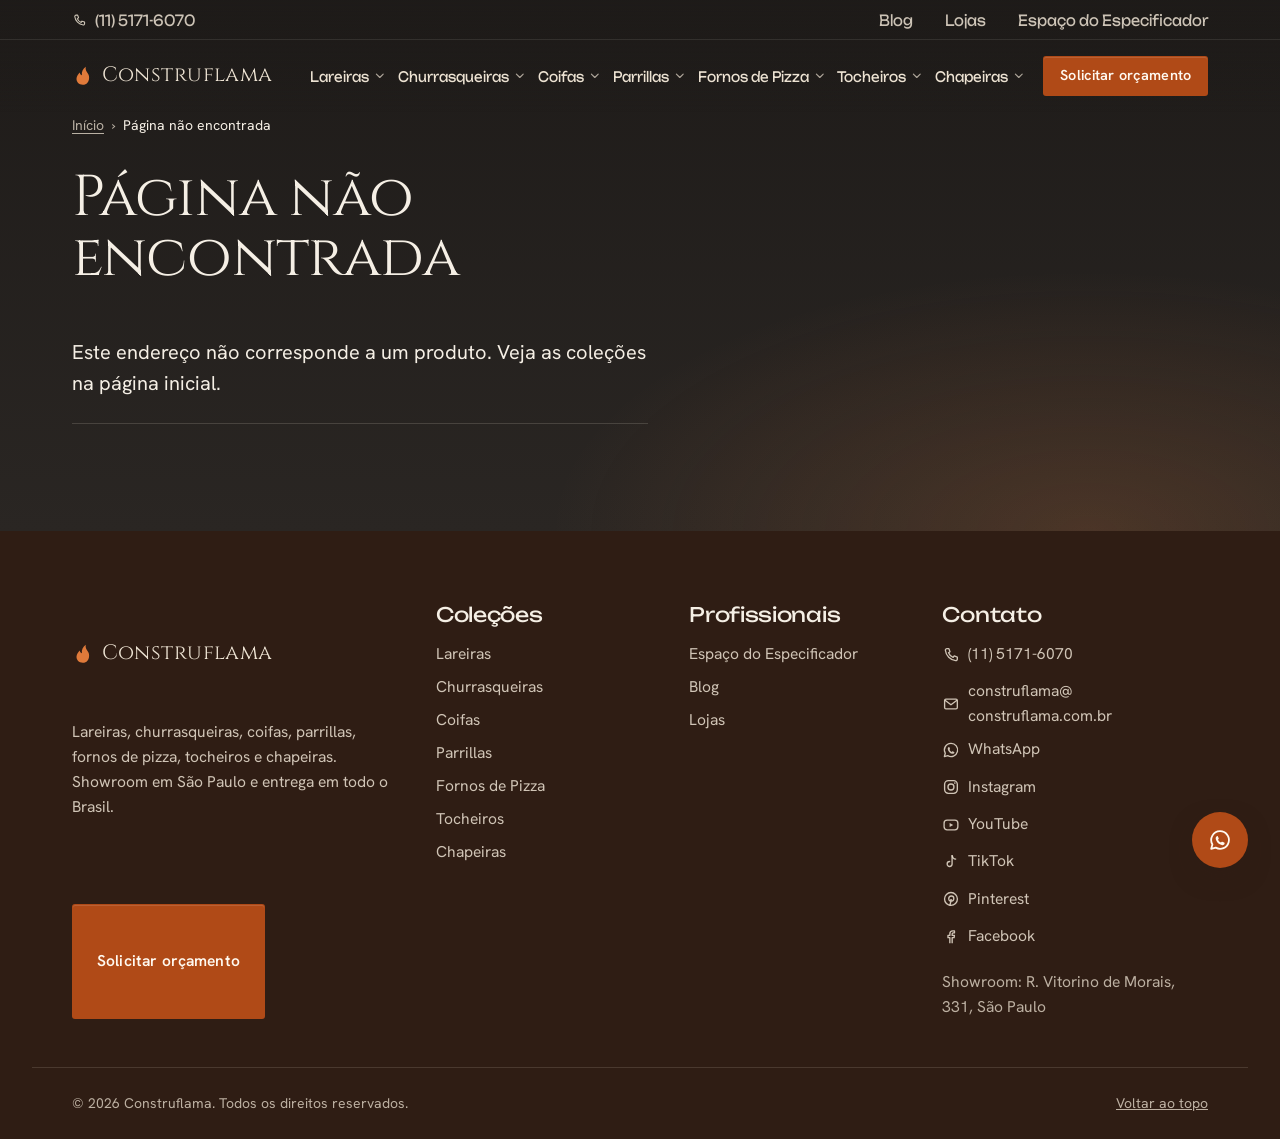
<file: produto.html>
<!doctype html>
<html lang="pt-BR">
<head>
  <meta charset="utf-8">
  <meta name="viewport" content="width=device-width, initial-scale=1">
  <!-- Título e descrição definitivos vêm de PAGINAS_SOBRE e CATEGORIAS (js/main.js) -->
  <title>Produto | Construflama</title>
  <meta name="description" content="Coleções Construflama de alto padrão. Showroom em São Paulo e entrega em todo o Brasil.">
  <meta name="theme-color" content="#2A2623">
  <link rel="icon" href="favicon.ico" sizes="any">
  <link rel="icon" href="img/icone/favicon-32.png" type="image/png" sizes="32x32">
  <link rel="icon" href="img/icone/favicon-192.png" type="image/png" sizes="192x192">
  <link rel="apple-touch-icon" href="img/icone/apple-touch-icon.png">

  <!-- Tipografia: Cinzel (título do topo e logo) + Unbounded (títulos) + Hanken Grotesk (texto) -->
  <link rel="preconnect" href="https://fonts.googleapis.com">
  <link rel="preconnect" href="https://fonts.gstatic.com" crossorigin>
  <link href="https://fonts.googleapis.com/css2?family=Hanken+Grotesk:wght@400;500;600;700&family=Cinzel:wght@400;500&family=Unbounded:wght@400;500&display=swap" rel="stylesheet">

  <link rel="stylesheet" href="css/styles.css">
  <!-- Marca que o JS está ativo (as animações de entrada só se aplicam com JS) -->
  <script>
    document.documentElement.classList.add('js');
    // Vindo de outra página do site: começa coberta e clareia (ver main.js, "Transição entre páginas")
    try { if (sessionStorage.getItem('cf-transicao')) document.documentElement.classList.add('transicao'); } catch (e) {}
  </script>
</head>
<body data-pagina-sobre>

  <!-- Sprite de ícones e ilustrações em traço (reutilizados via <use>) -->
  <svg class="sprite" aria-hidden="true" focusable="false" xmlns="http://www.w3.org/2000/svg">
    <symbol id="i-chama" viewBox="0 0 24 24">
      <path d="M12 22c-4.4 0-7-2.9-7-6.6 0-3.2 2.1-5.3 3.6-7.2.4 1.9 1.4 3 2.4 3.2-.6-3.8 1.2-7.1 4.2-9.4-.5 3.5 1.2 5.6 2.6 7.6 1 1.4 1.2 2.9 1.2 4.6 0 4.6-2.6 7.8-7 7.8Z" fill="currentColor"/>
    </symbol>
    <symbol id="i-seta-baixo" viewBox="0 0 24 24">
      <path d="m6 9 6 6 6-6" fill="none" stroke="currentColor" stroke-width="2" stroke-linecap="round" stroke-linejoin="round"/>
    </symbol>
    <symbol id="i-play" viewBox="0 0 24 24">
      <circle cx="12" cy="12" r="10" fill="none" stroke="currentColor" stroke-width="1.6"/>
      <path d="M10 8.5v7l6-3.5z" fill="currentColor"/>
    </symbol>
    <symbol id="i-ampliar" viewBox="0 0 24 24">
      <circle cx="10.5" cy="10.5" r="6.5" fill="none" stroke="currentColor" stroke-width="1.8"/>
      <path d="m15.5 15.5 5 5M10.5 7.5v6M7.5 10.5h6" fill="none" stroke="currentColor" stroke-width="1.8" stroke-linecap="round"/>
    </symbol>
    <symbol id="i-anterior" viewBox="0 0 24 24">
      <path d="m15 5-7 7 7 7" fill="none" stroke="currentColor" stroke-width="2" stroke-linecap="round" stroke-linejoin="round"/>
    </symbol>
    <symbol id="i-proximo" viewBox="0 0 24 24">
      <path d="m9 5 7 7-7 7" fill="none" stroke="currentColor" stroke-width="2" stroke-linecap="round" stroke-linejoin="round"/>
    </symbol>
    <symbol id="i-estrela" viewBox="0 0 24 24">
      <path d="m12 2.8 2.8 5.8 6.3.9-4.6 4.4 1.1 6.3L12 17.2l-5.6 3 1.1-6.3-4.6-4.4 6.3-.9Z" stroke="currentColor" stroke-width="1.5" stroke-linejoin="round"/>
    </symbol>
    <symbol id="i-aspas" viewBox="0 0 32 24">
      <path d="M0 24V14C0 6.5 4 1.6 11.5 0l1.3 3.2C8.6 4.6 6.6 7.4 6.4 11H13v13Zm19 0V14c0-7.5 4-12.4 11.5-14l1.3 3.2c-4.2 1.4-6.2 4.2-6.4 7.8H32v13Z" fill="currentColor"/>
    </symbol>
    <symbol id="i-download" viewBox="0 0 24 24">
      <path d="M12 4v11m0 0-4.5-4.5M12 15l4.5-4.5M5 19h14" fill="none" stroke="currentColor" stroke-width="2" stroke-linecap="round" stroke-linejoin="round"/>
    </symbol>
    <symbol id="i-relogio" viewBox="0 0 24 24">
      <circle cx="12" cy="12" r="8.5" fill="none" stroke="currentColor" stroke-width="1.8"/>
      <path d="M12 7.5V12l3 2" fill="none" stroke="currentColor" stroke-width="1.8" stroke-linecap="round"/>
    </symbol>
    <symbol id="i-pin" viewBox="0 0 24 24">
      <path d="M12 21s-6.5-5.7-6.5-11a6.5 6.5 0 0 1 13 0c0 5.3-6.5 11-6.5 11Z" fill="none" stroke="currentColor" stroke-width="1.8"/>
      <circle cx="12" cy="10" r="2.3" fill="none" stroke="currentColor" stroke-width="1.8"/>
    </symbol>
    <symbol id="i-telefone" viewBox="0 0 24 24">
      <path d="M6.6 3.5h2.6l1.5 4.2-2 1.4a11 11 0 0 0 6.2 6.2l1.4-2 4.2 1.5v2.6A2.1 2.1 0 0 1 18.3 19.5 15.6 15.6 0 0 1 4.5 5.7 2.1 2.1 0 0 1 6.6 3.5Z" fill="none" stroke="currentColor" stroke-width="1.8" stroke-linejoin="round"/>
    </symbol>
    <symbol id="i-email" viewBox="0 0 24 24">
      <rect x="3.5" y="5.5" width="17" height="13" rx="1.8" fill="none" stroke="currentColor" stroke-width="1.8"/>
      <path d="m4 7 8 6 8-6" fill="none" stroke="currentColor" stroke-width="1.8" stroke-linejoin="round"/>
    </symbol>
    <symbol id="i-instagram" viewBox="0 0 24 24">
      <rect x="3.5" y="3.5" width="17" height="17" rx="5" fill="none" stroke="currentColor" stroke-width="1.8"/>
      <circle cx="12" cy="12" r="4" fill="none" stroke="currentColor" stroke-width="1.8"/>
      <circle cx="17.2" cy="6.8" r="1.1" fill="currentColor"/>
    </symbol>
    <symbol id="i-youtube" viewBox="0 0 24 24">
      <rect x="2.8" y="5.5" width="18.4" height="13" rx="4" fill="none" stroke="currentColor" stroke-width="1.8"/>
      <path d="M10.2 9.2v5.6l4.8-2.8Z" fill="currentColor"/>
    </symbol>
    <symbol id="i-tiktok" viewBox="0 0 24 24">
      <path d="M13.5 3.5v11.2a3.3 3.3 0 1 1-3.3-3.3" fill="none" stroke="currentColor" stroke-width="1.8" stroke-linecap="round" stroke-linejoin="round"/>
      <path d="M13.5 3.5c.4 2.6 2.2 4.4 4.8 4.6" fill="none" stroke="currentColor" stroke-width="1.8" stroke-linecap="round"/>
    </symbol>
    <symbol id="i-pinterest" viewBox="0 0 24 24">
      <circle cx="12" cy="12" r="8.6" fill="none" stroke="currentColor" stroke-width="1.8"/>
      <path d="M10.6 20.4 12.4 13M10.4 14.6c-.9-.6-1.4-1.6-1.4-2.8 0-2.2 1.6-3.8 3.6-3.8 1.8 0 3.2 1.3 3.2 3.1 0 2.1-1.2 3.7-2.7 3.7-1 0-1.6-.7-1.4-1.7" fill="none" stroke="currentColor" stroke-width="1.8" stroke-linecap="round" stroke-linejoin="round"/>
    </symbol>
    <symbol id="i-facebook" viewBox="0 0 24 24">
      <path d="M13.6 20.5v-7.6h2.6l.4-3h-3V8.1c0-.9.3-1.5 1.5-1.5h1.6V3.9c-.3 0-1.2-.1-2.3-.1-2.3 0-3.9 1.4-3.9 4v2.1H8v3h2.5v7.6" fill="none" stroke="currentColor" stroke-width="1.8" stroke-linejoin="round"/>
    </symbol>
    <symbol id="i-link" viewBox="0 0 24 24">
      <path d="M10.6 13.4a3.5 3.5 0 0 0 5 0l3-3a3.5 3.5 0 0 0-5-5l-1 1M13.4 10.6a3.5 3.5 0 0 0-5 0l-3 3a3.5 3.5 0 0 0 5 5l1-1" fill="none" stroke="currentColor" stroke-width="1.8" stroke-linecap="round"/>
    </symbol>
    <symbol id="i-whatsapp" viewBox="0 0 24 24">
      <path d="M12 3.2a8.8 8.8 0 0 0-7.6 13.2L3.2 20.8l4.5-1.2A8.8 8.8 0 1 0 12 3.2Z" fill="none" stroke="currentColor" stroke-width="1.8" stroke-linejoin="round"/>
      <path d="M9.1 7.9c.3 0 .6 0 .8.5l.8 1.9c.1.3 0 .5-.1.7l-.6.7c.6 1.2 1.6 2.2 2.9 2.9l.7-.7c.2-.2.4-.2.7-.1l1.9.8c.4.2.5.5.4.9-.2 1-1.2 1.8-2.3 1.7-3.3-.4-6.2-3.3-6.6-6.6-.1-1.2.6-2.4 1.4-2.7Z" fill="currentColor"/>
    </symbol>
    <!-- Ícones da faixa de confiança -->
    <symbol id="i-anos" viewBox="0 0 32 32">
      <circle cx="16" cy="16" r="12" fill="none" stroke="currentColor" stroke-width="1.6"/>
      <path d="M16 9v7l5 3" fill="none" stroke="currentColor" stroke-width="1.6" stroke-linecap="round"/>
    </symbol>
    <symbol id="i-entrega" viewBox="0 0 32 32">
      <path d="M3 9h16v13H3zM19 13h5.5l4.5 5v4H19z" fill="none" stroke="currentColor" stroke-width="1.6" stroke-linejoin="round"/>
      <circle cx="9" cy="23.5" r="2.5" fill="var(--bege-escuro)" stroke="currentColor" stroke-width="1.6"/>
      <circle cx="24" cy="23.5" r="2.5" fill="var(--bege-escuro)" stroke="currentColor" stroke-width="1.6"/>
    </symbol>
    <symbol id="i-showroom" viewBox="0 0 32 32">
      <path d="M4 28V12l12-7 12 7v16M4 28h24" fill="none" stroke="currentColor" stroke-width="1.6" stroke-linejoin="round"/>
      <path d="M12 28v-8h8v8" fill="none" stroke="currentColor" stroke-width="1.6"/>
      <path d="M16 18.5c-1.6-.6-2-2.4-.8-3.8.2 1 .8 1.3 1.2 1-.4-1.4.3-2.5 1.3-2.9-.4 1.4.9 2 .5 3.6-.3 1.2-1.1 1.8-2.2 2.1Z" fill="currentColor"/>
    </symbol>
    <!-- Ilustrações das coleções (traço fino, usadas sobre os gradientes) -->
    <symbol id="p-lareira" viewBox="0 0 120 120">
      <g fill="none" stroke="currentColor" stroke-width="1.6" stroke-linejoin="round">
        <path d="M8 26h104M14 26v82h92V26"/><path d="M32 108V52h56v56"/>
        <path d="M60 100c-9-3-11-12-5-19 1 5 4 7 6 5-2-7 2-13 7-16-2 7 5 10 3 19-1 6-5 9-11 11Z"/>
      </g>
    </symbol>
    <symbol id="p-churrasqueira" viewBox="0 0 120 120">
      <g fill="none" stroke="currentColor" stroke-width="1.6" stroke-linejoin="round">
        <path d="M52 8h16v22H52zM30 52l22-22h16l22 22z"/><path d="M24 52h72v56H24z"/>
        <path d="M34 66h52M34 74h52M34 82h52"/>
      </g>
    </symbol>
    <symbol id="p-coifa" viewBox="0 0 120 120">
      <g fill="none" stroke="currentColor" stroke-width="1.6" stroke-linejoin="round">
        <path d="M50 6h20v36H50zM50 42 18 74h84L70 42"/><path d="M18 74v9h84v-9"/>
        <path d="M34 98h52" stroke-dasharray="3 7" stroke-linecap="round"/>
      </g>
    </symbol>
    <symbol id="p-parrilla" viewBox="0 0 120 120">
      <g fill="none" stroke="currentColor" stroke-width="1.6" stroke-linejoin="round">
        <path d="M10 62h78v40H10z"/><path d="M20 70v24M30 70v24M40 70v24M50 70v24M60 70v24M70 70v24M80 70v24"/>
        <circle cx="101" cy="38" r="10"/><path d="M101 48v54M88 102h26"/>
      </g>
    </symbol>
    <symbol id="p-forno" viewBox="0 0 120 120">
      <g fill="none" stroke="currentColor" stroke-width="1.6" stroke-linejoin="round">
        <path d="M14 98V76a46 46 0 0 1 92 0v22z"/><path d="M42 98V82a18 18 0 0 1 36 0v16"/>
        <path d="M54 32V8h12v24M6 98h108"/>
      </g>
    </symbol>
    <symbol id="p-tocheiro" viewBox="0 0 120 120">
      <g fill="none" stroke="currentColor" stroke-width="1.6" stroke-linejoin="round">
        <path d="M60 110V54M46 54h28l-5-11H51zM44 110h32"/>
        <path d="M60 39c-8-3-9-12-3-20 0 5 4 8 6 6 0 8 6 9 3 15-1 0-3 0-6-1Z"/>
      </g>
    </symbol>
    <symbol id="p-chapeira" viewBox="0 0 120 120">
      <g fill="none" stroke="currentColor" stroke-width="1.6" stroke-linejoin="round" stroke-linecap="round">
        <path d="M10 52h100v12H10zM20 64v36M100 64v36"/>
        <path d="M38 42c4-6 0-10 4-16M60 42c4-6 0-10 4-16M82 42c4-6 0-10 4-16"/>
      </g>
    </symbol>
  </svg>

  <a class="skip-link" href="#conteudo">Pular para o conteúdo</a>

  <!-- ============================================================
       1. CABEÇALHO FIXO
       Duas faixas no desktop: atalhos (telefone, catálogos...) e
       barra principal com as coleções. Ao rolar, a faixa de atalhos
       recolhe e o cabeçalho ganha fundo sólido (ver main.js).
       ============================================================ -->
  <header class="site-header" id="topo">
    <div class="utility-bar">
      <div class="container utility-bar__inner" data-atalhos-desktop>
        <!-- Atalhos: um único bloco no HTML. No desktop fica nesta faixa;
             no celular, js/main.js move o mesmo bloco para dentro do menu. -->
        <div class="quick-links" data-atalhos>
          <a class="quick-links__phone" href="tel:+551151716070">
            <svg class="icon" aria-hidden="true"><use href="#i-telefone"/></svg>
            <span class="alto">(11) 5171-6070</span>
          </a>
          <nav aria-label="Atalhos">
            <ul class="quick-links__list">
              <li><a href="blog.html"><span class="alto">Blog</span></a></li>
              <li><a href="index.html#lojas"><span class="alto">Lojas</span></a></li>
              <li><a href="index.html#especificadores"><span class="alto">Espaço do Especificador</span></a></li>
            </ul>
          </nav>
        </div>
      </div>
    </div>

    <div class="container mainbar">
      <a class="brand" href="index.html" aria-label="Construflama, página inicial">
        <svg class="brand__mark" aria-hidden="true"><use href="#i-chama"/></svg>
        <span class="brand__name">Construflama</span>
      </a>

      <nav class="site-nav" id="site-nav" aria-label="Principal">
        <!-- Coleções e subcategorias: geradas por js/main.js a partir de CATEGORIAS -->
        <ul class="nav-list" data-menu-colecoes></ul>

        <!-- No celular, os atalhos (data-atalhos) entram aqui -->
        <div class="nav-atalhos" data-atalhos-mobile></div>
        <a class="btn btn--primary nav-cta" href="https://whts.co/Construflama_com" target="_blank" rel="noopener">Solicitar orçamento</a>
      </nav>

      <a class="btn btn--primary btn--sm header-cta" href="https://whts.co/Construflama_com" target="_blank" rel="noopener">
        <span class="header-cta__long">Solicitar orçamento</span><span class="header-cta__short" aria-hidden="true">Orçamento</span>
      </a>

      <button class="nav-toggle" type="button" aria-expanded="false" aria-controls="site-nav">
        <span class="sr-only">Abrir menu</span>
        <span class="nav-toggle__bars" aria-hidden="true"></span>
      </button>
    </div>
  </header>

  <!-- ============================================================
       PÁGINA "VER SOBRE": uma linha que é um produto só
       (produto.html?c=lareiras&l=tradicionais), ou um modelo de uma linha
       (produto.html?c=lareiras&l=esculturais&m=tarus, dados em js/modelos.js).
       Montada por js/main.js (montarPaginaSobre) a partir de PAGINAS_SOBRE
       (js/sobre.js) e da
       linha em CATEGORIAS. Cada projeto é único: sem preço, versões ou
       ficha técnica; o caminho é o orçamento.
       ============================================================ -->
  <main id="conteudo">

    <!-- 1. Fotos à esquerda; nome, texto, orçamento e compartilhar à direita -->
    <section class="prod-topo" aria-labelledby="prod-titulo">
      <div class="container prod-topo__conteudo">
        <nav class="migalhas migalhas--claro" aria-label="Você está em">
          <ol data-prod-migalhas>
            <li><a href="index.html">Início</a></li>
          </ol>
        </nav>

        <div class="prod-topo__grade">
          <div class="prod-galeria" data-prod-galeria>
            <figure class="prod-galeria__principal" data-prod-foto></figure>
            <ul class="prod-galeria__miniaturas" data-prod-miniaturas aria-label="Fotos"></ul>
          </div>

          <div class="prod-info">
            <p class="prod-info__cat" data-prod-cat></p>
            <h1 class="prod-info__titulo" id="prod-titulo" data-prod-titulo>Carregando…</h1>
            <p class="prod-info__frase" data-prod-frase></p>
            <p class="prod-info__lead" data-prod-lead></p>

            <!-- Combustível e cores (páginas de modelo) -->
            <dl class="prod-detalhes" data-prod-detalhes hidden></dl>

            <!-- Orçamento logo depois da primeira frase, para ficar à vista -->
            <div class="prod-orcamento" data-prod-so>
              <p class="prod-orcamento__nota">Cada projeto é único: <strong>preço sob consulta</strong>.</p>
              <div class="prod-orcamento__botoes">
                <a class="btn btn--primary btn--lg" href="https://whts.co/Construflama_com" target="_blank" rel="noopener">Solicitar orçamento</a>
                <!-- PDF da coleção (CATALOGOS, em main.js); some se não houver -->
                <a class="btn btn--ghost btn--lg" href="#" download data-prod-catalogo hidden>
                  <svg class="icon" aria-hidden="true"><use href="#i-download"/></svg> Baixar catálogo <span class="prod-orcamento__peso" data-prod-catalogo-peso></span>
                </a>
              </div>
            </div>

            <div class="prod-info__texto" data-prod-texto></div>

            <!-- Frase de um arquiteto sobre o produto (quando houver) -->
            <figure class="prod-citacao" data-prod-citacao hidden>
              <blockquote><p data-prod-citacao-texto></p></blockquote>
              <figcaption data-prod-citacao-autor></figcaption>
            </figure>

            <div class="prod-compartilhar" data-prod-so>
              <p class="prod-compartilhar__titulo">Compartilhar</p>
              <a class="btn btn--ghost btn--sm" href="#" target="_blank" rel="noopener" data-compartilhar-whatsapp>
                <svg class="icon" aria-hidden="true"><use href="#i-whatsapp"/></svg> WhatsApp
              </a>
              <button class="btn btn--ghost btn--sm" type="button" data-copiar-link>
                <svg class="icon" aria-hidden="true"><use href="#i-link"/></svg> Copiar link
              </button>
            </div>
          </div>
        </div>
      </div>
    </section>

    <!-- 2. Medidas de referência (quando houver): já aberta, fecha e abre ao clicar.
         No celular, a coluna dos nomes fica fixa e os tamanhos deslizam. -->
    <section class="prod-medidas-secao" id="medidas" aria-labelledby="medidas-titulo" data-prod-medidas hidden>
      <div class="container">
        <details class="prod-medidas" open>
          <summary class="prod-medidas__titulo"><h2 class="prod-medidas__h" id="medidas-titulo" data-prod-medidas-titulo></h2></summary>
          <p class="prod-medidas__dica" aria-hidden="true">Deslize a tabela para ver todos os tamanhos →</p>
          <div class="prod-medidas__rolagem" tabindex="0" role="region" data-prod-medidas-caixa>
            <table class="prod-medidas__tabela" data-prod-medidas-tabela></table>
          </div>
          <p class="prod-medidas__nota" data-prod-medidas-nota></p>
        </details>
      </div>
    </section>

    <!-- 3. Outros modelos da mesma linha (páginas de modelo) -->
    <section class="section prod-outros" aria-labelledby="outros-titulo" data-prod-outros hidden>
      <div class="container">
        <div class="section-head">
          <h2 class="section-title" id="outros-titulo" data-prod-outros-titulo>Outros modelos</h2>
        </div>
        <ul class="prod-outros__lista" data-prod-outros-lista></ul>
      </div>
    </section>

    <!-- 4. Artigos do blog sobre a linha (some se não houver nenhum) -->
    <section class="section" id="inspire-se" aria-labelledby="inspire-titulo" data-prod-so>
      <div class="container">
        <div class="section-head">
          <h2 class="section-title" id="inspire-titulo">Inspire-se</h2>
          <p class="section-lead">Projetos e dicas do nosso blog.</p>
        </div>
        <ul class="blog-grade" data-prod-blog></ul>
      </div>
    </section>
  </main>

  <!-- ============================================================
       10. RODAPÉ
       ============================================================ -->
  <footer class="site-footer">
    <div class="container footer__grid">
      <div class="footer__brand">
        <!-- Marca sem link: o logo do cabeçalho e o "Voltar ao topo" já levam ao início -->
        <p class="brand brand--footer">
          <svg class="brand__mark" aria-hidden="true"><use href="#i-chama"/></svg>
          <span class="brand__name">Construflama</span>
        </p>
        <p>Lareiras, churrasqueiras, coifas, parrillas, fornos de pizza, tocheiros e chapeiras. Showroom em São Paulo e entrega em todo o Brasil.</p>
        <a class="btn btn--primary" href="https://whts.co/Construflama_com" target="_blank" rel="noopener">Solicitar orçamento</a>
      </div>

      <nav class="footer__col" aria-labelledby="rodape-colecoes">
        <h2 class="footer__title" id="rodape-colecoes">Coleções</h2>
        <!-- Gerado por js/main.js a partir de CATEGORIAS -->
        <ul data-rodape-colecoes></ul>
      </nav>

      <nav class="footer__col" aria-labelledby="rodape-profissionais">
        <h2 class="footer__title" id="rodape-profissionais">Profissionais</h2>
        <ul>
          <li><a href="index.html#especificadores">Espaço do Especificador</a></li>
          <li><a href="blog.html">Blog</a></li>
          <li><a href="index.html#lojas">Lojas</a></li>
        </ul>
      </nav>

      <div class="footer__col">
        <h2 class="footer__title">Contato</h2>
        <ul class="footer__contact">
          <li>
            <a href="tel:+551151716070"><svg class="icon" aria-hidden="true"><use href="#i-telefone"/></svg> (11) 5171-6070</a>
          </li>
          <li>
            <a href="mailto:construflama@construflama.com.br"><svg class="icon" aria-hidden="true"><use href="#i-email"/></svg> <span>construflama@<wbr>construflama.com.br</span></a>
          </li>
          <li>
            <a href="https://whts.co/Construflama_com" target="_blank" rel="noopener"><svg class="icon" aria-hidden="true"><use href="#i-whatsapp"/></svg> WhatsApp</a>
          </li>
          <li>
            <a href="https://www.instagram.com/construflama" target="_blank" rel="noopener"><svg class="icon" aria-hidden="true"><use href="#i-instagram"/></svg> Instagram</a>
          </li>
          <li>
            <a href="https://www.youtube.com/@construflamaoficial" target="_blank" rel="noopener"><svg class="icon" aria-hidden="true"><use href="#i-youtube"/></svg> YouTube</a>
          </li>
          <li>
            <a href="https://www.tiktok.com/@construflama" target="_blank" rel="noopener"><svg class="icon" aria-hidden="true"><use href="#i-tiktok"/></svg> TikTok</a>
          </li>
          <li>
            <a href="https://br.pinterest.com/construflama/" target="_blank" rel="noopener"><svg class="icon" aria-hidden="true"><use href="#i-pinterest"/></svg> Pinterest</a>
          </li>
          <li>
            <a href="https://www.facebook.com/construflama" target="_blank" rel="noopener"><svg class="icon" aria-hidden="true"><use href="#i-facebook"/></svg> Facebook</a>
          </li>
        </ul>
        <p class="footer__address">Showroom: R. Vitorino de Morais, 331, São Paulo</p>
      </div>
    </div>

    <div class="container footer__bottom">
      <p>© <span data-year>2026</span> Construflama. Todos os direitos reservados.</p>
      <a class="footer__top" href="#conteudo" data-voltar-topo>Voltar ao topo</a>
    </div>
  </footer>

  <!-- Botão flutuante de WhatsApp -->
  <a class="whatsapp-float" href="https://whts.co/Construflama_com" target="_blank" rel="noopener">
    <svg class="whatsapp-float__icon" aria-hidden="true"><use href="#i-whatsapp"/></svg>
    <span class="whatsapp-float__label">Fale no WhatsApp</span>
  </a>

  <!-- Aviso discreto para links que ainda não existem no protótipo -->
  <div class="toast" role="status" aria-live="polite"></div>

  <script src="js/sobre.js" defer></script>
  <script src="js/modelos.js" defer></script>
  <script src="js/posts.js" defer></script>
  <script src="js/main.js" defer></script>
</body>
</html>
</file>
<file: css/styles.css>
/* ==========================================================================
   Construflama | Protótipo da home
   Conceito: a página é uma parede de sala com uma lareira linear embutida.
   Carvão no topo, a chama como único gesto ousado, e daí para baixo
   travertino (bege), madeira (marrom) e brasa (laranja) só onde há ação.
   ========================================================================== */

/* --------------------------------------------------------------------------
   1. Variáveis (tokens)
   -------------------------------------------------------------------------- */
:root {
  /* Laranja: brasa queimada, não laranja de aplicativo.
     Texto claro (--sobre-laranja) sobre --laranja = 5,2:1 (AA). */
  --laranja: #B04A17;
  --laranja-escuro: #8E3A10;   /* hover de botões e links sobre bege: 5,9:1 */
  --laranja-claro: #E07A3A;    /* destaque sobre fundos escuros: 5,0:1 no carvão */

  /* Marrom: madeira defumada. Títulos, seções de contraste e rodapé. */
  --marrom: #4A2E1F;
  --marrom-escuro: #2F1D14;
  --marrom-claro: #7A5340;

  /* Cinza escuro: carvão quente. Texto, cabeçalho e o hero. */
  --cinza-escuro: #2A2623;
  --cinza-escuro-profundo: #1E1B19;
  --cinza: #5E5650;            /* texto secundário sobre bege: 5,6:1 */

  /* Bege: travertino. Fundo dominante. */
  --bege: #ECE2D2;
  --bege-claro: #F5EFE5;
  --bege-escuro: #DCCFBA;

  --sobre-laranja: #FFF9F0;    /* texto sobre o laranja */
  --texto: var(--cinza-escuro);
  --foco: var(--laranja-escuro); /* anel de foco em fundos claros */

  /* Tipografia */
  --fonte-destaque: "Cinzel", "Cormorant Garamond", Georgia, serif; /* título do topo e logo */
  --fonte-titulo: "Unbounded", "Segoe UI", system-ui, sans-serif;  /* demais títulos */
  --fonte-texto: "Hanken Grotesk", "Segoe UI", system-ui, -apple-system, sans-serif;

  /* Escala tipográfica (razão ~1.25, fluida nos títulos) */
  --fs-sm: 0.875rem;
  --fs-base: 1.0625rem;
  --fs-md: 1.25rem;
  --fs-lg: clamp(1.2rem, 1rem + .7vw, 1.45rem);   /* Unbounded é larga: escala menor */
  --fs-xl: clamp(1.65rem, 1.2rem + 1.8vw, 2.6rem);
  --fs-hero: clamp(2.6rem, 1.4rem + 5.2vw, 5.75rem);

  /* Espaçamentos */
  --sp-1: 0.25rem;
  --sp-2: 0.5rem;
  --sp-3: 0.75rem;
  --sp-4: 1rem;
  --sp-5: 1.5rem;
  --sp-6: 2rem;
  --sp-7: 3rem;
  --sp-8: 4.5rem;
  --sp-secao: clamp(4.5rem, 3rem + 6vw, 8rem);
  --gutter: clamp(1rem, 0.5rem + 3vw, 2.5rem);
  --largura: 76rem;

  /* Outros */
  --raio: 3px;
  --header-h: 4.25rem;
  --ease: cubic-bezier(.2, .7, .2, 1);
  --ease-out: cubic-bezier(.16, 1, .3, 1); /* entradas: desacelera longo, sem tranco */
}

/* --------------------------------------------------------------------------
   2. Base
   -------------------------------------------------------------------------- */
*,
*::before,
*::after { box-sizing: border-box; }

html {
  -webkit-text-size-adjust: 100%;
  scroll-padding-top: calc(var(--header-h) + 1rem);
}

@media (prefers-reduced-motion: no-preference) {
  html { scroll-behavior: smooth; }
}

body {
  margin: 0;
  background: var(--bege);
  color: var(--texto);
  font-family: var(--fonte-texto);
  font-size: var(--fs-base);
  line-height: 1.6;
  text-rendering: optimizeLegibility;
  -webkit-font-smoothing: antialiased;
}

body.nav-open { overflow: hidden; }

h1, h2, h3 {
  margin: 0;
  font-family: var(--fonte-titulo);
  font-weight: 400;
  line-height: 1.15;
  letter-spacing: -0.015em;
  color: var(--marrom);
}

p { margin: 0; }
ul { margin: 0; padding: 0; list-style: none; }
a { color: inherit; }
img, svg { display: block; }
[hidden] { display: none !important; }  /* vale mesmo para blocos com display próprio */

:focus-visible {
  outline: 3px solid var(--foco);
  outline-offset: 3px;
}

/* Contextos escuros usam um anel de foco mais claro */
.site-header,
.hero,
.specifiers,
.site-footer,
.tile,
.lojas__foto,
.whatsapp-float { --foco: var(--laranja-claro); }

.sprite { position: absolute; width: 0; height: 0; overflow: hidden; }

.sr-only {
  position: absolute !important;
  width: 1px; height: 1px;
  padding: 0; margin: -1px;
  overflow: hidden;
  clip: rect(0 0 0 0);
  white-space: nowrap;
  border: 0;
}

.skip-link {
  position: absolute;
  left: var(--sp-4);
  top: -3rem;
  z-index: 100;
  padding: var(--sp-2) var(--sp-4);
  background: var(--bege-claro);
  color: var(--marrom);
  font-weight: 600;
  border-radius: var(--raio);
  transition: top .2s;
}
.skip-link:focus { top: var(--sp-3); }

.container {
  width: 100%;
  max-width: var(--largura);
  margin-inline: auto;
  padding-inline: var(--gutter);
}

.icon { width: 1.15em; height: 1.15em; flex: none; }

/* --------------------------------------------------------------------------
   3. Botões e links
   Todos com estados de hover, foco (via :focus-visible) e clique (:active).
   -------------------------------------------------------------------------- */
.btn {
  display: inline-flex;
  align-items: center;
  justify-content: center;
  gap: var(--sp-2);
  min-height: 3rem;
  padding: 0.8rem 1.5rem;
  border: 1px solid transparent;
  border-radius: var(--raio);
  font-family: var(--fonte-texto);
  font-size: 0.975rem;
  font-weight: 600;
  letter-spacing: 0.01em;
  line-height: 1.2;
  text-decoration: none;
  cursor: pointer;
  transition: background-color .2s var(--ease), border-color .2s var(--ease),
              color .2s var(--ease), transform .12s var(--ease), box-shadow .2s var(--ease);
}
.btn:active { transform: translateY(1px) scale(.98); }

.btn--sm { min-height: 2.5rem; padding: 0.55rem 1rem; font-size: 0.9rem; }
.btn--lg { min-height: 3.4rem; padding: 0.95rem 1.8rem; font-size: 1rem; }

/* Primário: o único laranja "cheio" da página */
.btn--primary {
  background: var(--laranja);
  color: var(--sobre-laranja);
  box-shadow: 0 1px 0 rgba(255, 255, 255, .12) inset;
}
.btn--primary:hover {
  background: var(--laranja-escuro);
  box-shadow: 0 6px 18px -6px rgba(176, 74, 23, .6);
}
.btn--primary:active { background: #7A310D; box-shadow: none; }

/* Fantasma: para fundos escuros */
.btn--ghost {
  border-color: rgba(236, 226, 210, .5);
  color: var(--bege);
  background: transparent;
}
.btn--ghost:hover { border-color: var(--bege); background: rgba(236, 226, 210, .1); }
.btn--ghost:active { background: rgba(236, 226, 210, .18); }

/* Claro: botões secundários sobre o marrom */
.btn--light {
  border-color: rgba(236, 226, 210, .4);
  color: var(--bege);
  background: rgba(236, 226, 210, .06);
}
.btn--light:hover { background: var(--bege); color: var(--marrom); border-color: var(--bege); }
.btn--light:active { background: var(--bege-escuro); color: var(--marrom); }

/* Contorno: secundário sobre fundos claros */
.btn--outline {
  border-color: var(--marrom);
  color: var(--marrom);
  background: transparent;
}
.btn--outline:hover { background: var(--marrom); color: var(--bege-claro); }
.btn--outline:active { background: var(--marrom-escuro); border-color: var(--marrom-escuro); color: var(--bege-claro); }

/* Link de texto (fundos claros) */
.text-link {
  display: inline-flex;
  align-items: center;
  gap: var(--sp-1);
  color: var(--laranja-escuro);
  font-weight: 600;
  text-decoration: underline;
  text-decoration-thickness: 1px;
  text-underline-offset: 0.25em;
  transition: color .2s, text-decoration-thickness .2s;
}
.text-link:hover { color: var(--marrom); text-decoration-thickness: 2px; }
.text-link:active { color: var(--marrom-escuro); }

/* --------------------------------------------------------------------------
   4. Cabeçalho fixo
   -------------------------------------------------------------------------- */
.site-header {
  position: fixed;
  inset: 0 0 auto;
  z-index: 50;
  color: var(--bege);
  /* Sobre o hero: transparente, com um véu escuro só para dar leitura */
  background: linear-gradient(to bottom, rgba(30, 27, 25, .75), rgba(30, 27, 25, 0));
  transition: background-color .3s var(--ease), box-shadow .3s var(--ease), transform .45s var(--ease-out);
}
.site-header.is-hidden { transform: translateY(-100%); }

/* Estado após rolar: carvão sólido, faixa de atalhos recolhida, mais baixo */
.site-header.is-scrolled {
  background: var(--cinza-escuro);
  box-shadow: 0 1px 0 rgba(236, 226, 210, .08), 0 10px 30px -12px rgba(0, 0, 0, .5);
}

.utility-bar { display: none; }

.mainbar {
  display: flex;
  align-items: center;
  gap: var(--sp-4);
  height: var(--header-h);
  transition: height .3s var(--ease);
}

.brand {
  display: inline-flex;
  align-items: center;
  gap: var(--sp-2);
  margin-right: auto;
  text-decoration: none;
  color: var(--bege);
  border-radius: var(--raio);
}
.brand__mark { width: 1.35rem; height: 1.35rem; color: var(--laranja-claro); }
.brand__name {
  font-family: var(--fonte-destaque);
  font-size: 1.45rem;
  letter-spacing: 0.02em;
}
a.brand:hover .brand__mark { color: var(--bege); }

.header-cta { white-space: nowrap; flex: none; }
.header-cta__long { display: none; }

/* Botão hambúrguer */
.nav-toggle {
  flex: none;                 /* nunca encolhe: o ícone ficava cortado */
  display: inline-grid;
  place-items: center;
  width: 2.75rem;
  height: 2.75rem;
  margin-right: calc(var(--sp-2) * -1);
  padding: 0;
  border: 0;
  border-radius: var(--raio);
  background: transparent;
  color: var(--bege);
  cursor: pointer;
  transition: background-color .2s;
}
.nav-toggle:hover { background: rgba(236, 226, 210, .1); }
.nav-toggle:active { background: rgba(236, 226, 210, .18); }

.nav-toggle__bars,
.nav-toggle__bars::before,
.nav-toggle__bars::after {
  display: block;
  width: 1.4rem;
  height: 2px;
  background: currentColor;
  border-radius: 2px;
  transition: transform .3s var(--ease), opacity .2s;
}
.nav-toggle__bars { position: relative; }
.nav-toggle__bars::before,
.nav-toggle__bars::after { content: ""; position: absolute; left: 0; }
.nav-toggle__bars::before { top: -7px; }
.nav-toggle__bars::after { top: 7px; }

.nav-toggle[aria-expanded="true"] .nav-toggle__bars { background: transparent; }
.nav-toggle[aria-expanded="true"] .nav-toggle__bars::before { transform: translateY(7px) rotate(45deg); }
.nav-toggle[aria-expanded="true"] .nav-toggle__bars::after { transform: translateY(-7px) rotate(-45deg); }

/* Menu no celular: painel em tela cheia abaixo do cabeçalho */
.site-nav {
  position: fixed;
  inset: var(--header-h) 0 0;
  display: flex;
  flex-direction: column;
  gap: var(--sp-6);
  padding: var(--sp-5) var(--gutter) var(--sp-7);
  overflow-y: auto;
  overscroll-behavior: contain;
  background: var(--cinza-escuro);
  border-top: 1px solid rgba(236, 226, 210, .1);
  visibility: hidden;
  opacity: 0;
  transform: translateY(-.75rem);
  transition: opacity .25s var(--ease), transform .3s var(--ease), visibility 0s .3s;
}
.site-nav.is-open {
  visibility: visible;
  opacity: 1;
  transform: none;
  transition: opacity .25s var(--ease), transform .3s var(--ease), visibility 0s;
}

.nav-list > .nav-item { border-bottom: 1px solid rgba(236, 226, 210, .12); }

.nav-link {
  display: flex;
  align-items: center;
  justify-content: space-between;
  width: 100%;
  padding: var(--sp-4) 0;
  border: 0;
  background: none;
  color: var(--bege);
  font-family: var(--fonte-titulo);
  font-size: 1.4rem;
  text-align: left;
  text-decoration: none; /* vale para o link direto (coleção sem submenu) */
  cursor: pointer;
  border-radius: var(--raio);
  transition: color .2s;
}
.nav-link:hover { color: var(--laranja-claro); }
.nav-link:active { color: var(--bege-escuro); }
.nav-link__chevron { transition: transform .25s var(--ease); }
.nav-link[aria-expanded="true"] { color: var(--laranja-claro); }
.nav-link[aria-expanded="true"] .nav-link__chevron { transform: rotate(180deg); }

.submenu {
  display: none;
  padding: 0 0 var(--sp-4) var(--sp-4);
  border-left: 1px solid rgba(224, 122, 58, .5);
  margin-bottom: var(--sp-4);
}
.has-sub.is-open > .submenu { display: block; }

.submenu a {
  display: block;
  padding: var(--sp-2) 0;
  font-family: var(--fonte-titulo);
  color: rgba(236, 226, 210, .85);
  text-decoration: none;
  border-radius: var(--raio);
  transition: color .2s;
}
.submenu a:hover { color: var(--laranja-claro); }
.submenu a:active { color: var(--bege); }
.submenu__all a { color: var(--laranja-claro); font-weight: 500; }

/* Atalhos (Blog, Lojas, Espaço do Especificador, telefone).
   Um só bloco no HTML: no celular fica dentro do menu, no desktop na faixa superior. */
.quick-links,
.quick-links__list { display: grid; gap: var(--sp-1); }
.quick-links__phone { order: 2; } /* no menu mobile o telefone vem por último */
.quick-links a {
  display: inline-flex;
  align-items: center;
  gap: var(--sp-2);
  padding: var(--sp-2) 0;
  color: rgba(236, 226, 210, .85);
  text-decoration: none;
  border-radius: var(--raio);
  font-family: var(--fonte-titulo);
  transition: color .2s;
}
.quick-links a:hover { color: var(--laranja-claro); }
.quick-links a:active { color: var(--bege-claro); }

.nav-cta { width: 100%; }

/* Celular: a Cinzel é larga; logo menor para o botão do menu caber inteiro */
@media (max-width: 479px) {
  .mainbar { gap: var(--sp-3); }
  .brand__name { font-size: 1.15rem; }
}
@media (max-width: 389px) {
  .mainbar { gap: var(--sp-2); }
  .brand__name { font-size: 1rem; letter-spacing: .01em; }
  .header-cta { padding-inline: .7rem; font-size: .85rem; }
}
@media (max-width: 359px) {
  .brand__name { font-size: .88rem; }
  .brand__mark { width: 1.1rem; height: 1.1rem; }
}

@media (min-width: 640px) {
  .header-cta__long { display: inline; }
  .header-cta__short { display: none; }
}

/* Cascata ao abrir o menu mobile e os submenus (--i definido no main.js) */
@media (prefers-reduced-motion: no-preference) {
  @media (max-width: 1179px) {
    .site-nav.is-open .nav-list > li,
    .site-nav.is-open .nav-atalhos,
    .site-nav.is-open .nav-cta {
      animation: menuIn .5s var(--ease-out) both;
      animation-delay: calc(60ms + var(--i, 0) * 45ms);
    }
    .site-nav.is-open .nav-atalhos { --i: 8; }
    .site-nav.is-open .nav-cta { --i: 9; }
  }
  .has-sub.is-open > .submenu li {
    animation: menuIn .35s var(--ease-out) both;
    animation-delay: calc(var(--i, 0) * 35ms);
  }
}
@keyframes menuIn {
  from { opacity: 0; transform: translate3d(0, 10px, 0); }
  to   { opacity: 1; transform: none; }
}

/* Desktop: faixa de atalhos + menu horizontal com submenus por hover */
@media (min-width: 1180px) {
  :root { --header-h: 4.5rem; }

  .utility-bar {
    display: block;
    max-height: 2.5rem;
    overflow: hidden;
    border-bottom: 1px solid rgba(236, 226, 210, .1);
    font-size: var(--fs-sm);
    transition: max-height .3s var(--ease), opacity .25s, border-color .3s;
  }
  .utility-bar__inner {
    display: flex;
    align-items: center;
    justify-content: space-between;
    height: 2.5rem;
  }
  .utility-bar .quick-links {
    display: flex;
    align-items: center;
    justify-content: space-between;
    width: 100%;
  }
  .utility-bar .quick-links__phone { order: 0; }
  .utility-bar .quick-links__list { display: flex; gap: var(--sp-6); }
  .utility-bar .quick-links a { padding: 0; font-size: 0.8rem; }

  .site-header.is-scrolled .utility-bar { max-height: 0; opacity: 0; border-color: transparent; }
  .site-header.is-scrolled .mainbar { height: 3.75rem; }

  .nav-toggle,
  .nav-atalhos,
  .nav-cta { display: none; }

  .site-nav {
    position: static;
    flex-direction: row;
    padding: 0;
    overflow: visible;
    background: none;
    border: 0;
    visibility: visible;
    opacity: 1;
    transform: none;
    transition: none;
  }

  .nav-list { display: flex; align-items: center; gap: var(--sp-1); } /* alinha o link direto (sem seta) aos botões */
  .nav-list > .nav-item { position: relative; border: 0; }

  .nav-link {
    gap: var(--sp-1);
    padding: var(--sp-2) var(--sp-3);
    font-family: var(--fonte-titulo);
    font-size: 0.85rem;
    font-weight: 400;
    white-space: nowrap;
  }
  .nav-link__chevron { width: 1rem; height: 1rem; opacity: .7; }

  /* O último submenu (Chapeiras) abre alinhado à direita para não invadir o botão */
  .submenu--end { left: auto; right: 0; }

  /* Painel do submenu no desktop */
  .submenu {
    display: block;
    position: absolute;
    top: calc(100% + .6rem);
    left: 0;
    min-width: 15.5rem;
    margin: 0;
    padding: var(--sp-3) 0;
    border: 0;
    border-top: 2px solid var(--laranja);
    border-radius: 0 0 var(--raio) var(--raio);
    background: var(--bege-claro);
    box-shadow: 0 18px 40px -16px rgba(30, 27, 25, .55);
    visibility: hidden;
    opacity: 0;
    transform: translateY(-6px);
    transition: opacity .2s var(--ease), transform .2s var(--ease), visibility 0s .2s;
  }
  /* Ponte invisível para o mouse não "cair" no vão entre botão e painel */
  .submenu::before {
    content: "";
    position: absolute;
    inset: -.8rem 0 auto;
    height: .8rem;
  }
  .has-sub.is-open > .submenu {
    visibility: visible;
    opacity: 1;
    transform: none;
    transition: opacity .2s var(--ease), transform .2s var(--ease), visibility 0s;
  }

  .submenu a {
    padding: var(--sp-2) var(--sp-5);
    color: var(--cinza-escuro);
    font-size: 0.85rem;
  }
  .submenu a:hover { color: var(--laranja-escuro); background: var(--bege); }
  .submenu a:active { background: var(--bege-escuro); }
  .submenu__all { margin-top: var(--sp-2); padding-top: var(--sp-2); border-top: 1px solid var(--bege-escuro); }
  .submenu__all a { color: var(--laranja-escuro); }
}

/* Sete coleções + botão numa linha só: espaçamento e fonte um pouco menores.
   Vale para todo o desktop, porque o contêiner para de crescer em 76rem. */
@media (min-width: 1180px) {
  .mainbar { gap: var(--sp-3); }
  .nav-list { gap: 0; }
  .nav-link { padding-inline: 0.35rem; font-size: 0.75rem; }
  .nav-link__chevron { width: .85rem; height: .85rem; }
  .brand__name { font-size: 1.3rem; }

  /* Atalhos, menu e submenus: Unbounded esticada na vertical (a fonte não tem
     versão estreita). Só o texto estica; caixas, ícones e setas ficam iguais. */
  .alto { display: inline-block; transform: scaleY(1.2); }
}
/* Logo acima do ponto de virada: um pouco mais de aperto para o botão caber */
@media (min-width: 1180px) and (max-width: 1279px) {
  .mainbar { gap: var(--sp-2); }
  .brand__name { font-size: 1.15rem; }
  .nav-link { padding-inline: 0.25rem; }
}

/* --------------------------------------------------------------------------
   5. Hero: a foto de um projeto real se dissolve no fundo escuro, à esquerda;
   o texto fica à direita (no celular, a foto fica em cima)
   -------------------------------------------------------------------------- */
.hero {
  position: relative;
  display: flex;
  flex-direction: column;
  min-height: 100svh;
  color: var(--bege);
  background: var(--cinza-escuro-profundo);
  overflow: hidden;
  isolation: isolate;
}
.hero__foto {
  position: absolute;
  inset: 0 0 auto;
  z-index: -1;
  height: 62svh;
  margin: 0;
  -webkit-mask-image: linear-gradient(to bottom, rgba(0,0,0,.55) 0, #000 22%, #000 62%, transparent 100%);
          mask-image: linear-gradient(to bottom, rgba(0,0,0,.55) 0, #000 22%, #000 62%, transparent 100%);
}
.hero__foto img { width: 100%; height: 100%; object-fit: cover; object-position: 18% 50%; }
.hero__grade { position: relative; flex: 1; display: flex; flex-direction: column; justify-content: flex-end; }
.hero__content {
  position: relative;
  padding-top: calc(62svh - 4rem);
  padding-bottom: clamp(2rem, 1.5rem + 2vw, 3.5rem);
}
.hero__title {
  max-width: 10.5em;
  font-family: var(--fonte-destaque);
  color: var(--bege-claro);
  /* "O fogo como parte" mede ~10,25em: no celular a letra acompanha a tela */
  font-size: min(clamp(2.4rem, 1.2rem + 3.6vw, 4.6rem), calc((100vw - 2 * var(--gutter)) / 10.6));
  line-height: 1.04;
  letter-spacing: -0.01em;
}
.hero__lead {
  max-width: 30rem;
  margin-top: var(--sp-5);
  color: rgba(236, 226, 210, .84);
  font-size: var(--fs-md);
  line-height: 1.55;
}
.hero__actions { display: flex; flex-direction: column; gap: var(--sp-3); margin-top: var(--sp-6); }
@media (min-width: 560px) {
  .hero__actions { flex-direction: row; flex-wrap: wrap; }
}
@media (min-width: 1000px) {
  .hero__foto {
    inset: 0 auto 0 0;
    width: 66%;
    height: auto;
    -webkit-mask-image: linear-gradient(to right, #000 52%, transparent 100%), linear-gradient(to bottom, rgba(0,0,0,.6) 0, #000 20%, #000 78%, transparent 100%);
    -webkit-mask-composite: source-in;
            mask-image: linear-gradient(to right, #000 52%, transparent 100%), linear-gradient(to bottom, rgba(0,0,0,.6) 0, #000 20%, #000 78%, transparent 100%);
            mask-composite: intersect;
  }
  .hero__foto img { object-position: 30% 50%; }
  .hero__grade { justify-content: center; }
  .hero__content {
    align-self: flex-end;
    width: min(100%, 31rem);
    padding-top: calc(var(--header-h) + 4rem);
    padding-bottom: clamp(3rem, 2rem + 3vw, 5rem);
  }
  .hero__title { font-size: clamp(2.8rem, 1.2rem + 2.9vw, 4.4rem); }
  .hero__lead { font-size: var(--fs-base); }
}
@media (prefers-reduced-motion: no-preference) {
  .hero__foto img { animation: heroFoto 2.4s var(--ease-out) both; }
  .hero__title, .hero__lead, .hero__actions { animation: rise .9s var(--ease) both; animation-delay: .2s; }
  .hero__lead { animation-delay: .32s; }
  .hero__actions { animation-delay: .44s; }
}
@keyframes heroFoto { from { opacity: 0; transform: scale(1.05); } to { opacity: 1; transform: none; } }
@keyframes rise {
  from { opacity: 0; transform: translateY(14px); }
  to   { opacity: 1; transform: none; }
}

/* --------------------------------------------------------------------------
   6b. Vitrine: cada produto numa grande foto, com o texto sobre a imagem e
   uma linha fina de anotação ligando o nome ao produto. As fotos se
   dissolvem no fundo escuro e se sobrepõem levemente.
   -------------------------------------------------------------------------- */
.vitrine { position: relative; overflow-x: clip; padding-bottom: clamp(7rem, 4rem + 7vw, 13rem); background: var(--cinza-escuro-profundo); color: var(--bege); }
/* Passagem do escuro para o bege da seção seguinte */
.vitrine::after { content: ""; position: absolute; inset: auto 0 0; height: clamp(10rem, 6rem + 10vw, 18rem); pointer-events: none;
  background: linear-gradient(to bottom, rgba(30,27,25,0) 0%, rgba(30,27,25,.6) 14%, #2B2522 30%, #4F4339 46%, #8C7C6B 62%, #C3B4A0 78%, #E2D7C5 90%, var(--bege) 100%); }
.vt { position: relative; }
.vt + .vt { margin-top: -9vw; }
/* Abaixo da faixa de encontro, a seção cobre a foto anterior com o fundo
   escuro: ela não aparece mais atrás do texto quando a foto nova é estreita */
.vt + .vt::before { content: ""; position: absolute; inset: 0; pointer-events: none;
  background: linear-gradient(to bottom, rgba(30,27,25,0) 0, var(--cinza-escuro-profundo) var(--sobre, 9vw)); }
.vitrine { scroll-margin-top: var(--header-h); }
/* Costura entre duas fotos: uma faixa que desfoca e escurece o encontro,
   para uma foto dissolver na outra sem linha reta */
.vt__costura {
  position: absolute;
  inset: -6vw 0 auto;
  height: 22vw;
  z-index: 1;
  pointer-events: none;
  background: linear-gradient(to bottom, transparent, rgba(20, 16, 13, .4) 50%, transparent);
  -webkit-backdrop-filter: blur(7px);
          backdrop-filter: blur(7px);
  -webkit-mask-image: linear-gradient(to bottom, transparent, #000 35%, #000 65%, transparent);
          mask-image: linear-gradient(to bottom, transparent, #000 35%, #000 65%, transparent);
}
.vt:first-child .vt__costura { display: none; }
@media (min-width: 900px) {
  .vt__costura { inset: -1.5vw 0 auto; height: 8vw; }
  .vt + .vt { margin-top: -13vw; --sobre: 13vw; }
}
.vt__foto {
  position: relative;
  height: min(92vw, 34rem);
  margin: 0;
  overflow: hidden;
  -webkit-mask-image: linear-gradient(to bottom, transparent 0, #000 22%, #000 70%, transparent 100%);
          mask-image: linear-gradient(to bottom, transparent 0, #000 22%, #000 70%, transparent 100%);
}
.vt__foto img { width: 100%; height: 100%; object-fit: cover; object-position: var(--foco-cel, 50% 50%); }
.vt__linha { position: absolute; inset: 0; width: 100%; height: 100%; overflow: visible; pointer-events: none; z-index: 1; }
.vt__linha { filter: drop-shadow(0 0 1.5px rgba(10, 8, 6, .55)); }
.vt__linha path { fill: none; stroke: rgba(245, 239, 229, .92); stroke-width: 1; stroke-linecap: round; stroke-linejoin: round; vector-effect: non-scaling-stroke; }
.vt__ponto { fill: var(--bege-claro); }
.vt__aro { fill: none; stroke: rgba(245, 239, 229, .7); stroke-width: 1; transform-box: fill-box; transform-origin: center; }
@media (prefers-reduced-motion: no-preference) {
  .vt.is-visible .vt__aro { animation: vtPulso 2.8s 2.2s ease-in-out infinite; }
}
@keyframes vtPulso { 0%, 100% { transform: scale(1); opacity: .7; } 50% { transform: scale(1.35); opacity: .25; } }
.vt__conteudo { position: relative; z-index: 2; margin-top: -3rem; padding-bottom: calc(9vw + 2.5rem); }
.vt__texto { max-width: 34rem; text-shadow: 0 1px 18px rgba(10, 8, 6, .55); }
.vt__cat { color: var(--laranja-claro); font-size: var(--fs-sm); font-weight: 600; letter-spacing: .03em; }
.vt__nome { margin-top: .35rem; padding-bottom: .7rem; font-family: var(--fonte-destaque); font-weight: 400; font-size: clamp(1.9rem, 1rem + 1.8vw, 3rem); line-height: 1.05; color: var(--bege-claro); }
.vt__desc { margin-top: var(--sp-4); color: rgba(245, 239, 229, .88); line-height: 1.6; }
.vt__info { margin: var(--sp-4) 0 0; padding: 0; list-style: none; display: grid; gap: .35rem; color: rgba(245, 239, 229, .74); font-size: var(--fs-sm); }
.vt__info li { position: relative; padding-left: 1.1rem; }
.vt__info li::before { content: ""; position: absolute; left: 0; top: .72em; width: .55rem; height: 1px; background: var(--laranja-claro); }
.vt__acoes { display: flex; flex-wrap: wrap; gap: var(--sp-3); margin-top: var(--sp-5); }
.vt__acoes .btn { text-shadow: none; }
@media (min-width: 900px) {
  .vt { height: clamp(600px, 56vw, 920px); }
  .vt__foto { position: absolute; top: 0; bottom: 0; height: auto; width: var(--larg, 100%);
    -webkit-mask-image: var(--mh, linear-gradient(#000, #000)), linear-gradient(to bottom, transparent 0, #000 16%, #000 84%, transparent 100%);
    -webkit-mask-composite: source-in;
            mask-image: var(--mh, linear-gradient(#000, #000)), linear-gradient(to bottom, transparent 0, #000 16%, #000 84%, transparent 100%);
            mask-composite: intersect; }
  .vt__foto img { object-position: var(--foco, 50% 50%); }
  .vt--direita .vt__foto { left: 0; --mh: linear-gradient(to left, transparent 0, #000 34%); }
  .vt--esquerda .vt__foto { right: 0; --mh: linear-gradient(to right, transparent 0, #000 34%); }
  .vt--cheia .vt__foto { --mh: linear-gradient(#000, #000); }
  /* A legenda fica perto do produto (posição calculada pelo JS). Atrás dela,
     só uma sombra difusa, sem caixa, para o texto ler bem sobre a foto */
  .vt__conteudo { position: absolute; inset: 0; max-width: none; margin: 0; padding: 0; height: 100%; }
  .vt__texto { position: absolute; top: var(--topo, 25%); left: 55%; width: clamp(23.5rem, 28vw, 25rem); }
  .vt__texto::before { content: ""; position: absolute; z-index: -1; inset: -6rem -7rem; pointer-events: none;
    background: radial-gradient(closest-side, rgba(20, 16, 13, .86), rgba(20, 16, 13, .7) 45%, rgba(20, 16, 13, .3) 75%, transparent); }
}
/* Frases da empresa (+40 anos, showroom, entrega) em letra grande sobre a foto */
.vt__marca { position: relative; display: grid; gap: .2rem; margin: 0 0 var(--sp-5); color: var(--bege-claro); text-shadow: 0 2px 30px rgba(10, 8, 6, .7), 0 1px 3px rgba(10, 8, 6, .5); pointer-events: none; }
.vt__marca-grande { font-family: var(--fonte-destaque); font-size: clamp(2.4rem, 1.4rem + 3.4vw, 5.4rem); line-height: .95; letter-spacing: -.01em; }
.vt__marca-pequeno { color: rgba(245, 239, 229, .86); font-size: clamp(1rem, .9rem + .5vw, 1.35rem); letter-spacing: .02em; }
@media (min-width: 900px) {
  .vt__marca { position: absolute; left: var(--mx); top: var(--my); margin: 0; }
}
@media (prefers-reduced-motion: no-preference) {
  .js .vt__marca { opacity: 0; transform: translateY(18px); transition: opacity 1.1s .3s var(--ease-out), transform 1.1s .3s var(--ease-out); }
  .js .vt.is-visible .vt__marca { opacity: 1; transform: none; }
}
/* Entrada: a foto aproxima de leve, o texto sobe e a linha se desenha */
@media (prefers-reduced-motion: no-preference) {
  .js .vt__foto img { transform: scale(1.05); transition: transform 1.6s var(--ease-out); }
  .js .vt.is-visible .vt__foto img { transform: none; }
  .js .vt__texto > * { opacity: 0; transform: translateY(14px); transition: opacity .8s var(--ease-out), transform .8s var(--ease-out); }
  .js .vt.is-visible .vt__texto > * { opacity: 1; transform: none; }
  .js .vt.is-visible .vt__texto > :nth-child(2) { transition-delay: .08s; }
  .js .vt.is-visible .vt__texto > :nth-child(3) { transition-delay: .16s; }
  .js .vt.is-visible .vt__texto > :nth-child(4) { transition-delay: .24s; }
  .js .vt.is-visible .vt__texto > :nth-child(5) { transition-delay: .32s; }
  .js .vt__linha path { stroke-dasharray: 1; stroke-dashoffset: 1; transition: stroke-dashoffset 1.3s .45s var(--ease-out); }
  .js .vt.is-visible .vt__linha path { stroke-dashoffset: 0; }
  .js .vt__linha circle { opacity: 0; transition: opacity .5s 1.5s; }
  .js .vt.is-visible .vt__linha circle { opacity: 1; }
}

/* --------------------------------------------------------------------------
   7. Seções genéricas
   -------------------------------------------------------------------------- */
.section { padding-block: var(--sp-secao); }

.section-head {
  display: grid;
  gap: var(--sp-4);
  margin-bottom: clamp(2rem, 1.5rem + 2vw, 3.5rem);
}

.section-title { font-size: var(--fs-xl); }

.section-lead {
  max-width: 36rem;
  color: var(--cinza);
  font-size: var(--fs-md);
  line-height: 1.55;
}

@media (min-width: 900px) {
  .section-head {
    grid-template-columns: 1fr 1fr;
    align-items: end;
    gap: var(--sp-7);
  }
}

/* --------------------------------------------------------------------------
   8. Coleções: grade assimétrica
   -------------------------------------------------------------------------- */
.collection-grid {
  display: grid;
  gap: var(--sp-3);
  grid-template-columns: 1fr;
}

.tile {
  position: relative;
  min-height: 14rem;
  border-radius: var(--raio);
  overflow: hidden;
  color: var(--bege-claro);
  isolation: isolate;
}
/* Camada do material (degradê enquanto não há foto; fica por trás da foto
   enquanto ela carrega). Separada do card para o zoom lento no hover. */
.tile::before {
  content: "";
  position: absolute;
  inset: 0;
  z-index: -1;
  background: var(--material);
  transition: transform 1.2s var(--ease-out);
}
.tile:hover::before,
.tile:focus-within::before { transform: scale(1.06); }

/* Foto da coleção (campo imagem em CATEGORIAS) */
.tile__foto {
  position: absolute;
  inset: 0;
  z-index: -1;
  width: 100%;
  height: 100%;
  object-fit: cover;
  transition: transform 1.2s var(--ease-out);
}
.tile:hover .tile__foto,
.tile:focus-within .tile__foto { transform: scale(1.06); }
/* Fotos claras pedem um véu um pouco mais forte embaixo do texto */
.tile--foto .tile__link::before {
  background: linear-gradient(to top, rgba(30, 20, 14, .85) 0%, rgba(30, 20, 14, .35) 50%, rgba(30, 20, 14, .05));
}

.tile__link {
  position: absolute;
  inset: 0;
  display: flex;
  align-items: flex-end;
  padding: var(--sp-5);
  color: inherit;
  text-decoration: none;
  border-radius: var(--raio);
}
.tile__link:focus-visible { outline-offset: -6px; }

/* Véu escuro para garantir leitura do texto (vale também para fotos futuras) */
.tile__link::before {
  content: "";
  position: absolute;
  inset: 0;
  background: linear-gradient(to top, rgba(30, 20, 14, .78) 0%, rgba(30, 20, 14, .2) 55%, transparent);
  transition: opacity .6s var(--ease-out);
}
.tile__link:hover::before { opacity: .85; }
.tile__text { transition: transform .6s var(--ease-out); }
.tile__link:hover .tile__text,
.tile__link:focus-visible .tile__text { transform: translateY(-4px); }

/* Celular: desenho pequeno no canto superior, longe do texto */
.tile__art {
  position: absolute;
  top: var(--sp-4);
  right: var(--sp-4);
  width: 6.5rem;
  height: auto;
  aspect-ratio: 1;
  color: rgba(245, 239, 229, .32);
  transition: color .35s var(--ease), transform .5s var(--ease);
}

.tile__text { position: relative; display: grid; gap: var(--sp-1); max-width: 30ch; }

.tile__name {
  font-family: var(--fonte-titulo);
  font-size: var(--fs-lg);
  line-height: 1.15;
}

.tile__desc {
  color: rgba(245, 239, 229, .85);
  font-size: 0.95rem;
  line-height: 1.45;
}

/* Hover/foco: o traço "esquenta" e sobe um pouco */
.tile__link:hover .tile__art,
.tile__link:focus-visible .tile__art {
  color: rgba(244, 167, 87, .7);
  transform: translateY(-4px);
}
.tile__link:active .tile__art { color: rgba(244, 167, 87, .9); }

/* Materiais de cada coleção (todos na paleta). .material--x usa a mesma cor
   fora da grade (ex.: foto provisória das linhas na página da coleção). */
.tile--lareiras,
.material--lareiras {
  --material:
    radial-gradient(ellipse 80% 55% at 30% 100%, rgba(224, 122, 58, .55), transparent 70%),
    linear-gradient(160deg, #3A2B23 0%, #2A2623 55%, #1E1B19 100%);
}
.tile--churrasqueiras,
.material--churrasqueiras { --material: linear-gradient(150deg, #7A5340, #4A2E1F); }
.tile--coifas,
.material--coifas { --material: linear-gradient(160deg, #6E6660 0%, #4B4440 50%, #2A2623 100%); }
.tile--parrillas,
.material--parrillas {
  --material:
    radial-gradient(ellipse 70% 60% at 85% 100%, rgba(224, 122, 58, .4), transparent 70%),
    linear-gradient(140deg, #8E3A10, #4A2E1F 80%);
}
.tile--fornos,
.material--fornos { --material: linear-gradient(150deg, #9A6448 0%, #6B3E28 55%, #4A2E1F 100%); }
.tile--tocheiros,
.material--tocheiros {
  --material:
    radial-gradient(circle at 70% 25%, rgba(244, 167, 87, .45), transparent 45%),
    linear-gradient(170deg, #2F1D14, #1E1B19);
}
.tile--chapeiras,
.material--chapeiras { --material: linear-gradient(155deg, #57504B, #33201A); }
/* Categorias só do blog */
.material--projetos { --material: radial-gradient(ellipse 60% 55% at 75% 85%, rgba(224, 122, 58, .4), transparent 70%), linear-gradient(150deg, #5E5650, #3B3531 60%, #2A2623); }
.material--dicas { --material: radial-gradient(ellipse 60% 55% at 25% 85%, rgba(244, 167, 87, .35), transparent 70%), linear-gradient(160deg, #6B3E28, #4A2E1F 70%); }
.material--receitas { --material: radial-gradient(ellipse 60% 55% at 70% 80%, rgba(176, 74, 23, .45), transparent 70%), linear-gradient(155deg, #7A4A2E, #4A2E1F 65%, #2E2420); }
/* Celular: Lareiras é a coleção principal, card mais alto (chama acima do texto) */
.tile--lareiras { min-height: 18rem; }

@media (min-width: 640px) {
  .collection-grid { grid-template-columns: repeat(2, 1fr); }
  .tile { min-height: 15rem; }
  .tile--lareiras { grid-column: span 2; min-height: 22rem; }
  .tile__art { top: 12%; right: 6%; width: 40%; max-width: 12rem; }
}

@media (min-width: 1024px) {
  .collection-grid {
    grid-template-columns: repeat(4, 1fr);
    grid-auto-rows: 15rem;
  }
  .tile { min-height: 0; }
  .tile--lareiras { grid-column: span 2; grid-row: span 2; min-height: 0; }
  .tile--parrillas,
  .tile--fornos { grid-column: span 2; }
  .tile__art { top: 10%; width: 44%; }
  .tile--lareiras .tile__art { top: 14%; width: 50%; max-width: 18rem; color: rgba(245, 239, 229, .28); }
  .tile--lareiras .tile__name { font-size: var(--fs-xl); }
}

/* --------------------------------------------------------------------------
   9. Botões de carrossel (avaliações)
   -------------------------------------------------------------------------- */
.carousel-controls { display: flex; flex: none; gap: var(--sp-2); }

.carousel-btn {
  display: inline-grid;
  place-items: center;
  width: 3rem;
  height: 3rem;
  padding: 0;
  border: 1px solid var(--marrom);
  border-radius: 50%;
  background: transparent;
  color: var(--marrom);
  cursor: pointer;
  transition: background-color .2s, color .2s, transform .12s, opacity .2s;
}
.carousel-btn .icon { width: 1.3rem; height: 1.3rem; }
.carousel-btn:hover:not(:disabled) { background: var(--marrom); color: var(--bege-claro); }
.carousel-btn:active:not(:disabled) { transform: scale(.94); }
.carousel-btn:disabled { opacity: .35; cursor: default; }

/* --------------------------------------------------------------------------
   10. Na imprensa
   -------------------------------------------------------------------------- */
.press { padding-block: clamp(3.5rem, 2.5rem + 4vw, 6rem); }

.press__inner { display: grid; gap: var(--sp-6); }
.press__intro { display: grid; gap: var(--sp-3); }

.press__list {
  display: flex;
  flex-wrap: wrap;
  gap: var(--sp-4) clamp(1.5rem, 1rem + 3vw, 4rem);
  align-items: baseline;
}
.press__list li {
  font-family: var(--fonte-titulo);
  font-size: var(--fs-lg);
  color: var(--marrom-claro);
  line-height: 1.2;
}

/* Desktop: os quatro nomes numa linha só, separados por filetes */
@media (min-width: 900px) {
  .press__intro { display: grid; grid-template-columns: 1fr 1fr; align-items: end; gap: var(--sp-7); }
  .press__list {
    display: grid;
    grid-template-columns: repeat(4, 1fr);
    gap: 0;
    padding-top: var(--sp-6);
    border-top: 1px solid var(--bege-escuro);
  }
  .press__list li { font-size: clamp(1.5rem, 0.9rem + 1.2vw, 2.1rem); text-align: center; }
  .press__list li + li { border-left: 1px solid var(--bege-escuro); }
}

/* --------------------------------------------------------------------------
   11. Arquitetos e especificadores (seção de contraste em marrom)
   -------------------------------------------------------------------------- */
.specifiers {
  background: var(--marrom);
  color: var(--bege);
}
.specifiers .section-title { color: var(--bege-claro); }
.specifiers .section-lead { color: rgba(236, 226, 210, .85); }

.specifiers__grid { display: grid; gap: var(--sp-7); }
.specifiers__intro { display: grid; gap: var(--sp-5); align-content: start; }
.specifiers__actions { margin-top: var(--sp-2); }

.catalogs { border-top: 1px solid rgba(236, 226, 210, .2); }

.catalog {
  display: grid;
  gap: var(--sp-3);
  padding-block: var(--sp-5);
  border-bottom: 1px solid rgba(236, 226, 210, .2);
}
.catalog .btn { justify-self: start; }
.catalog__name { color: var(--bege-claro); font-size: var(--fs-lg); }
.catalog__desc { margin-top: var(--sp-1); color: rgba(236, 226, 210, .8); font-size: 0.975rem; }

@media (min-width: 640px) {
  .catalog { grid-template-columns: 1fr auto; align-items: center; gap: var(--sp-5); }
}

@media (min-width: 1024px) {
  .specifiers__grid { grid-template-columns: 1fr 1.15fr; gap: clamp(3rem, 6vw, 6rem); }
  .specifiers__intro { position: sticky; top: calc(var(--header-h) + 2rem); }
}

/* --------------------------------------------------------------------------
   12. Avaliações
   Celular/tablet: carrossel com scroll-snap (setas + arrasto nativo).
   Desktop: os três cards lado a lado, sem carrossel.
   -------------------------------------------------------------------------- */
.reviews { background: var(--bege-claro); }

.reviews__head {
  display: grid;
  gap: var(--sp-5);
  margin-bottom: clamp(2rem, 1.5rem + 2vw, 3rem);
}

/* Resumo: nota em destaque (4,5 grande) e, ao lado, estrelas + quantidade */
.reviews__summary { display: flex; align-items: center; gap: var(--sp-4); }
.reviews__score {
  font-variant-numeric: tabular-nums; /* o número não "pula" durante a contagem */
  font-family: var(--fonte-titulo);
  font-size: clamp(3.5rem, 2.6rem + 3vw, 5rem);
  line-height: .9;
  color: var(--marrom);
}
.reviews__meta { display: grid; gap: var(--sp-2); }
.reviews__count { color: var(--marrom); font-weight: 600; font-size: var(--fs-base); }

/* Estrelas: contorno + preenchimento recortado pela largura (permite meia estrela).
   O laranja aparece só aqui na seção. */
.stars { --star: 1.15rem; display: flex; gap: 3px; color: var(--laranja); }
.stars--lg { --star: 1.6rem; }
.star { position: relative; width: var(--star); height: var(--star); flex: none; }
.star svg { position: absolute; top: 0; left: 0; width: var(--star); height: var(--star); }
.star__outline { fill: none; }
.star__fill { position: absolute; inset: 0 auto 0 0; width: var(--fill, 0%); overflow: hidden; }
@media (prefers-reduced-motion: no-preference) {
  .js .reviews__head .star__fill {
    width: 0;
    transition: width .5s var(--ease-out);
    transition-delay: calc(.35s + var(--i, 0) * 110ms);
  }
  .js .reviews__head.is-visible .star__fill { width: var(--fill, 0%); }
}
.star__solid { fill: currentColor; }

.reviews__controls { justify-content: flex-end; margin-bottom: var(--sp-4); }
.reviews__controls[hidden] { display: none; }

.reviews__track {
  display: flex;
  gap: var(--sp-4);
  overflow-x: auto;
  overscroll-behavior-x: contain;
  scroll-snap-type: x mandatory;
  padding-inline: max(var(--gutter), (100% - var(--largura)) / 2 + var(--gutter));
  scroll-padding-inline: max(var(--gutter), (100% - var(--largura)) / 2 + var(--gutter));
  padding-bottom: var(--sp-2);
  scrollbar-width: none;
}
.reviews__track::-webkit-scrollbar { display: none; }
.reviews__track:focus-visible { outline-offset: -3px; }
.reviews__track.is-dragging { cursor: grabbing; scroll-snap-type: none; user-select: none; }

.review {
  position: relative;
  flex: 0 0 85%;
  max-width: 24rem;
  scroll-snap-align: start;
  display: flex;
  flex-direction: column;
  gap: var(--sp-4);
  padding: var(--sp-6) var(--sp-5) var(--sp-5);
  border-radius: var(--raio);
  background: var(--bege);
  border-top: 2px solid var(--marrom-claro);
}

/* Aspas de abertura em marrom suave (o laranja fica só nas estrelas) */
.review__quote {
  width: 2rem;
  height: 1.5rem; /* proporção do viewBox 32×24 */
  color: var(--marrom-claro);
  opacity: .55;
}

.review__text p + p { margin-top: var(--sp-3); }
.review__text {
  margin: 0;
  color: var(--cinza-escuro);
  font-size: var(--fs-md);
  line-height: 1.55;
}

.review__author { margin-top: auto; padding-top: var(--sp-4); border-top: 1px solid var(--bege-escuro); }
.review__name { display: block; font-family: var(--fonte-titulo); font-size: var(--fs-md); color: var(--marrom); }
.review__project { display: block; margin-top: var(--sp-1); color: var(--cinza); font-size: var(--fs-sm); }

/* Etiqueta discreta que identifica conteúdo de exemplo
   (usada nos depoimentos e nos produtos do carrossel de destaque) */
.tag-exemplo {
  position: absolute;
  top: var(--sp-4);
  right: var(--sp-4);
  padding: 0.1rem 0.55rem;
  border: 1px solid var(--cinza);
  border-radius: 999px;
  background: rgba(245, 239, 229, .7);
  color: var(--cinza-escuro);
  font-size: 0.78rem;
  font-weight: 600;
  line-height: 1.5;
}


.reviews__footer { margin-top: var(--sp-6); }

@media (min-width: 640px) {
  .review { flex-basis: 46%; }
}

@media (min-width: 900px) {
  .reviews__head { grid-template-columns: 1fr auto; align-items: end; }
}

@media (min-width: 1024px) {
  .reviews__controls { display: none; }
  .reviews__track {
    display: grid;
    grid-template-columns: repeat(3, 1fr);
    gap: var(--sp-5);
    overflow: visible;
    max-width: var(--largura);
    margin-inline: auto;
    padding-inline: var(--gutter);
  }
  .review { max-width: none; }
}

/* --------------------------------------------------------------------------
   13. Lojas e showroom
   Desktop: [lista de lojas + cartão da loja escolhida] | [mapa do Google, grande]
   Celular: lista, cartão e mapa, um embaixo do outro.
   -------------------------------------------------------------------------- */
.lojas {
  display: grid;
  gap: var(--sp-6);
  align-items: stretch;              /* o mapa acompanha a altura da coluna da esquerda */
}
@media (min-width: 960px) {
  .lojas { grid-template-columns: minmax(0, 5fr) minmax(0, 7fr); gap: clamp(2rem, 4vw, 4rem); }
}

.lojas__lado { display: grid; gap: var(--sp-5); }

/* Lista de lojas (abas) */
.lojas__lista { display: grid; gap: var(--sp-2); }
.lojas__aba {
  position: relative;
  display: grid;
  gap: var(--sp-1);
  width: 100%;
  padding: var(--sp-4) var(--sp-5);
  border: 1px solid var(--bege-escuro);
  border-radius: var(--raio);
  background: transparent;
  color: var(--cinza-escuro);
  font: inherit;
  text-align: left;
  cursor: pointer;
  transition: background-color .35s var(--ease-out), border-color .35s var(--ease-out), box-shadow .35s var(--ease-out);
}
/* filete de brasa à esquerda, que cresce na loja selecionada */
.lojas__aba::before {
  content: "";
  position: absolute;
  left: -1px; top: -1px; bottom: -1px;
  width: 3px;
  border-radius: var(--raio) 0 0 var(--raio);
  background: var(--laranja);
  transform: scaleY(0);
  transition: transform .45s var(--ease-out);
}
.lojas__aba:hover { background: rgba(245, 239, 229, .7); border-color: rgba(74, 46, 31, .25); }
.lojas__aba:active { background: var(--bege-claro); }
.lojas__aba[aria-selected="true"] {
  background: var(--bege-claro);
  border-color: rgba(74, 46, 31, .2);
  box-shadow: 0 14px 30px -22px rgba(47, 29, 20, .55);
}
.lojas__aba[aria-selected="true"]::before { transform: scaleY(1); }
.lojas__aba-topo { display: flex; flex-wrap: wrap; align-items: center; gap: var(--sp-2) var(--sp-3); }
.lojas__aba-nome { font-family: var(--fonte-titulo); font-size: var(--fs-lg); color: var(--marrom); line-height: 1.15; }
.lojas__aba-endereco { color: var(--cinza); font-size: .95rem; }
/* leve destaque do showroom */
.lojas__aba--destaque .lojas__aba-nome { font-size: clamp(1.55rem, 1.2rem + 1.1vw, 2rem); }

.lojas__etiqueta {
  padding: .1rem .55rem;
  border-radius: 999px;
  background: rgba(176, 74, 23, .1);
  color: var(--laranja-escuro);
  font-size: .78rem;
  font-weight: 600;
  line-height: 1.5;
}

.lojas__atendimento { color: var(--cinza); }

/* Painel da loja selecionada */
.lojas__painel {
  display: grid;
  gap: var(--sp-4);
  border-radius: var(--raio);
  outline: none;
}

/* Foto (provisória) com os detalhes por cima */
.lojas__foto {
  position: relative;
  display: grid;
  align-items: end;
  min-height: 17rem;
  padding-top: clamp(7rem, 5rem + 6vw, 10rem); /* faixa no alto onde a foto da loja aparece */
  border-radius: var(--raio);
  overflow: hidden;
  color: var(--bege-claro);
  --foco: var(--laranja-claro);
  isolation: isolate;
}
.lojas__camada {
  position: absolute;
  inset: 0;
  z-index: -2;
  display: grid;
  place-items: center start;
  background: var(--fundo);
  opacity: 0;
  transform: scale(1.04);
  transition: opacity .9s var(--ease-out), transform 1.6s var(--ease-out);
}
.lojas__camada.is-ativa { opacity: 1; transform: none; }
.lojas__camada img { position: absolute; inset: 0; width: 100%; height: 100%; object-fit: cover; }

/* véu escuro de baixo para cima: garante leitura dos detalhes (também sobre fotos reais) */
.lojas__foto::after {
  content: "";
  position: absolute;
  inset: 0;
  z-index: -1;
  background: linear-gradient(to top, rgba(30, 20, 14, .94) 0%, rgba(30, 20, 14, .86) 55%, rgba(30, 20, 14, .35) 78%, rgba(30, 20, 14, .05) 100%);
  pointer-events: none;
}
.lojas__camada--a { --fundo: radial-gradient(ellipse 45% 35% at 30% 40%, rgba(244, 167, 87, .45), transparent 70%), linear-gradient(to bottom, #3A2B23 0 58%, #4A2E1F 58% 100%); }
.lojas__camada--b { --fundo: radial-gradient(ellipse 50% 40% at 70% 35%, rgba(224, 122, 58, .35), transparent 70%), linear-gradient(160deg, #6E6660, #3B3531 60%, #2A2623); }
.lojas__camada--c { --fundo: radial-gradient(ellipse 50% 40% at 40% 30%, rgba(244, 167, 87, .35), transparent 70%), linear-gradient(150deg, #7A5340, #4A2E1F 70%); }

.lojas__detalhes {
  display: grid;
  gap: var(--sp-4);
  padding: clamp(1.25rem, 1rem + 1.5vw, 2.25rem);
  transition: opacity .25s ease-out, transform .25s ease-out;
}
.lojas__detalhes.is-trocando { opacity: 0; transform: translate3d(0, 8px, 0); }
@media (prefers-reduced-motion: no-preference) {
  .lojas__detalhes:not(.is-trocando) > * { animation: rise .7s var(--ease-out) both; }
  .lojas__detalhes:not(.is-trocando) > :nth-child(2) { animation-delay: .07s; }
  .lojas__detalhes:not(.is-trocando) > :nth-child(3) { animation-delay: .14s; }
}
.lojas__detalhes-topo { display: grid; gap: var(--sp-2); justify-items: start; }
.lojas__nome { color: var(--bege-claro); font-size: clamp(1.6rem, 1.2rem + 1.4vw, 2.2rem); } /* Unbounded é larga */
.lojas__info { display: grid; gap: var(--sp-3); }
.lojas__info > li { display: flex; align-items: flex-start; gap: var(--sp-3); color: rgba(245, 239, 229, .92); }
.lojas__info > li > span { min-width: 0; }
.lojas__info .icon { margin-top: .2em; color: var(--laranja-claro); }
.lojas__info-sub { color: rgba(245, 239, 229, .72); font-size: .95rem; }
.lojas__cep { white-space: nowrap; }
.lojas__horario-lista { display: grid; gap: .15rem; }
.lojas__tag { position: static; background: rgba(245, 239, 229, .85); }
.lojas__acoes { display: flex; flex-wrap: wrap; gap: var(--sp-3); }

/* Mapa do Google da loja selecionada: grande, ao lado da lista */
.lojas__gmaps {
  position: relative;
  aspect-ratio: 4 / 3;
  min-width: 0;
  box-shadow: 0 24px 50px -34px rgba(47, 29, 20, .6);
  border-radius: var(--raio);
  overflow: hidden;
  background: var(--bege-escuro);
}
.lojas__gmaps iframe {
  position: absolute;
  inset: 0;
  width: 100%;
  height: 100%;
  border: 0;
  opacity: 0;
  transition: opacity .6s var(--ease-out);
}
.lojas__gmaps.is-carregado iframe { opacity: 1; }
.lojas__gmaps-aviso {
  position: absolute;
  inset: 0;
  display: grid;
  place-items: center;
  color: var(--cinza);
  font-size: .95rem;
}
.lojas__gmaps.is-carregado .lojas__gmaps-aviso { visibility: hidden; }

@media (min-width: 960px) {
  .lojas__gmaps { aspect-ratio: auto; min-height: 34rem; } /* ocupa toda a altura da coluna */
}
@media (max-width: 559px) {
  .lojas__acoes .btn { flex: 1 1 auto; }
}

/* --------------------------------------------------------------------------
   13b. Página de coleção (colecao.html)
   -------------------------------------------------------------------------- */
.col-hero,
.col-linha__midia { --foco: var(--laranja-claro); }

/* Topo: foto da coleção com véu escuro (mais forte embaixo, onde fica o texto) */
.col-hero {
  position: relative;
  display: flex;
  align-items: flex-end;
  min-height: clamp(30rem, 72vh, 46rem);
  color: var(--bege);
  background: var(--cinza-escuro);
  overflow: hidden;
  isolation: isolate;
}
.col-hero__foto {
  position: absolute;
  inset: 0;
  z-index: -2;
  width: 100%;
  height: 100%;
  object-fit: cover;
}
.col-hero::before {
  content: "";
  position: absolute;
  inset: 0;
  z-index: -1;
  background:
    linear-gradient(to top, rgba(30, 20, 14, .94) 0%, rgba(30, 20, 14, .6) 42%, rgba(30, 20, 14, .2) 72%, rgba(30, 20, 14, .5) 100%);
}
.col-hero__conteudo {
  display: grid;
  justify-items: start;
  gap: var(--sp-4);
  padding-top: calc(var(--header-h) + 6rem);
  padding-bottom: clamp(2.5rem, 2rem + 3vw, 4.5rem);
}
.col-hero__titulo {
  font-family: var(--fonte-destaque);
  font-size: clamp(2.8rem, 1.6rem + 5vw, 5.5rem);
  line-height: 1;
  color: var(--bege-claro);
}
.col-hero__lead {
  max-width: 34rem;
  color: rgba(236, 226, 210, .88);
  font-size: var(--fs-md);
  line-height: 1.55;
}
.col-hero__acoes { margin-top: var(--sp-3); }

/* Trilha "Início › Coleção" */
.migalhas ol {
  display: flex;
  flex-wrap: wrap;
  gap: var(--sp-2);
  margin: 0;
  padding: 0;
  list-style: none;
  color: rgba(236, 226, 210, .75);
  font-size: var(--fs-sm);
}
.migalhas li + li::before { content: "›"; margin-right: var(--sp-2); }
.migalhas a { text-underline-offset: .2em; }
.migalhas a:hover { color: var(--laranja-claro); }
.migalhas [aria-current] { color: var(--bege-claro); }

/* Atalhos para as linhas: rolam na horizontal no celular, sem empurrar a página */
.col-atalhos {
  border-bottom: 1px solid var(--bege-escuro);
  background: var(--bege-claro);
}
.col-atalhos__lista {
  display: flex;
  gap: var(--sp-2);
  padding-block: var(--sp-4);
  overflow-x: auto;
  scrollbar-width: none;
}
.col-atalhos__lista::-webkit-scrollbar { display: none; }
.col-atalho {
  display: inline-flex;
  align-items: center;
  min-height: 2.75rem;
  padding: 0 1.1rem;
  border: 1px solid rgba(74, 46, 31, .35);
  border-radius: 999px;
  color: var(--marrom);
  font-family: var(--fonte-titulo);
  font-size: 0.85rem;
  text-decoration: none;
  white-space: nowrap;
  transition: background-color .2s, color .2s, border-color .2s;
}
.col-atalho:hover { border-color: var(--marrom); background: var(--marrom); color: var(--bege-claro); }
.col-atalho:active { background: var(--marrom-escuro); }

/* Uma linha por bloco: foto e texto lado a lado no desktop, alternando o lado */
.col-linhas__lista { display: grid; grid-template-columns: minmax(0, 1fr); gap: clamp(3.5rem, 2rem + 5vw, 7rem); }
.col-linha { display: grid; grid-template-columns: minmax(0, 1fr); gap: var(--sp-5); scroll-margin-top: calc(var(--header-h) + 1.5rem); }

.col-linha__midia {
  position: relative;
  aspect-ratio: 4 / 3;
  border-radius: var(--raio);
  overflow: hidden;
  background: var(--material);
  box-shadow: 0 30px 60px -36px rgba(47, 29, 20, .7);
}
.col-linha__foto { width: 100%; height: 100%; object-fit: cover; }
.col-linha__arte {
  position: absolute;
  top: 50%;
  left: 50%;
  width: 38%;
  height: auto;
  aspect-ratio: 1;
  transform: translate(-50%, -50%);
  color: rgba(245, 239, 229, .3);
}

.col-linha__texto { display: grid; grid-template-columns: minmax(0, 1fr); justify-items: start; gap: var(--sp-4); }
.col-linha__num {
  color: var(--laranja-escuro);
  font-family: var(--fonte-titulo);
  font-size: var(--fs-sm);
  letter-spacing: .08em;
}
.col-linha__nome { font-size: var(--fs-xl); }
.col-linha__desc { max-width: 38ch; color: var(--cinza); font-size: var(--fs-md); line-height: 1.55; }
.col-linha__tag { position: static; display: inline-block; vertical-align: middle; }
.col-linha__cta { margin-top: var(--sp-2); }

/* "Outras coleções": 6 cards sempre iguais (a grade assimétrica da home
   foi pensada para 7 e deixava um buraco quando faltava a coleção atual) */
.collection-grid--outras .tile { grid-column: auto; grid-row: auto; min-height: 14rem; }
.collection-grid--outras .tile--lareiras .tile__name { font-size: var(--fs-lg); }
@media (min-width: 1024px) {
  .collection-grid--outras { grid-template-columns: repeat(3, 1fr); grid-auto-rows: 15rem; }
  .collection-grid--outras .tile { min-height: 0; }
}

@media (min-width: 900px) {
  .col-linha {
    grid-template-columns: 1.15fr 1fr;
    align-items: center;
    gap: clamp(2.5rem, 1rem + 4vw, 5rem);
  }
  .col-linha:nth-child(even) { grid-template-columns: 1fr 1.15fr; }
  .col-linha:nth-child(even) .col-linha__midia { order: 2; }
}

/* --------------------------------------------------------------------------
   13c. Blog (blog.html) e artigo (post.html)
   -------------------------------------------------------------------------- */
.blog-topo,
.post-topo { --foco: var(--laranja-claro); }

/* Topo do blog: faixa carvão com o título em Cinzel */
.blog-topo {
  color: var(--bege);
  background:
    radial-gradient(ellipse 60% 70% at 85% 100%, rgba(224, 122, 58, .22), transparent 70%),
    linear-gradient(to bottom, var(--cinza-escuro-profundo), var(--cinza-escuro));
}
.blog-topo__conteudo {
  display: grid;
  justify-items: start;
  gap: var(--sp-4);
  padding-top: calc(var(--header-h) + clamp(3rem, 2rem + 4vw, 5.5rem));
  padding-bottom: clamp(2.5rem, 2rem + 3vw, 4.5rem);
}
.blog-topo__titulo,
.post-topo__titulo { font-family: var(--fonte-destaque); color: var(--bege-claro); line-height: 1.05; }
.blog-topo__titulo { font-size: clamp(2.8rem, 1.6rem + 5vw, 5.5rem); }
.blog-topo__lead { max-width: 36rem; color: rgba(236, 226, 210, .88); font-size: var(--fs-md); line-height: 1.55; }

/* Categoria e data (cards, destaque e artigo) */
.blog-cat {
  color: var(--laranja-escuro);
  font-size: var(--fs-sm);
  font-weight: 600;
  letter-spacing: .02em;
}
.blog-meta { color: var(--cinza); font-size: var(--fs-sm); }

/* Capa: foto ou gradiente com ilustração, sempre na mesma proporção */
.blog-capa {
  position: relative;
  aspect-ratio: 16 / 10;
  overflow: hidden;
  border-radius: var(--raio);
  background: var(--material);
}
.blog-capa img { position: absolute; inset: 0; width: 100%; height: 100%; object-fit: cover; }
.blog-capa--inteira { background: #fff; }
.blog-capa--escura { background: var(--cinza-escuro-profundo); }
.blog-capa--inteira img { object-fit: contain; }
.blog-capa__arte {
  position: absolute;
  top: 50%;
  left: 50%;
  width: 34%;
  height: auto;
  aspect-ratio: 1;
  transform: translate(-50%, -50%);
  color: rgba(245, 239, 229, .32);
}
.blog-capa .tag-exemplo { z-index: 1; }

/* Artigo em destaque */
.blog-destaque { padding-bottom: 0; }
.blog-destaque__caixa { display: grid; gap: var(--sp-5); }
.blog-destaque__texto { display: grid; justify-items: start; gap: var(--sp-3); align-content: center; }
.blog-destaque__titulo { font-size: clamp(1.6rem, 1.2rem + 1.5vw, 2.4rem); line-height: 1.15; }
.blog-destaque__resumo { max-width: 38ch; color: var(--cinza); font-size: var(--fs-md); line-height: 1.55; }
.blog-destaque__texto .btn { margin-top: var(--sp-3); }
@media (min-width: 900px) {
  .blog-destaque__caixa { grid-template-columns: 1.25fr 1fr; gap: clamp(2.5rem, 1rem + 4vw, 5rem); align-items: center; }
}

/* Topo da lista: título + busca */
.blog-lista__topo {
  display: flex;
  flex-wrap: wrap;
  align-items: flex-end;
  justify-content: space-between;
  gap: var(--sp-5);
  margin-bottom: var(--sp-5);
}
.blog-busca { display: grid; gap: var(--sp-2); width: 100%; max-width: 22rem; }
.blog-busca__rotulo { color: var(--cinza); font-size: var(--fs-sm); font-weight: 600; }
.blog-busca__campo {
  width: 100%;
  min-height: 2.9rem;
  padding: 0 1rem;
  border: 1px solid rgba(74, 46, 31, .4);
  border-radius: var(--raio);
  background: var(--bege-claro);
  color: var(--texto);
  font: inherit;
}
.blog-busca__campo::placeholder { color: var(--cinza); opacity: 1; }
.blog-busca__campo:hover { border-color: var(--marrom); }

/* Filtro por categoria */
.blog-filtros { display: flex; flex-wrap: wrap; gap: var(--sp-2); margin-bottom: clamp(2rem, 1.5rem + 2vw, 3rem); }
.blog-filtro {
  min-height: 2.75rem;
  padding: 0 1.1rem;
  border: 1px solid rgba(74, 46, 31, .35);
  border-radius: 999px;
  background: transparent;
  color: var(--marrom);
  font-family: var(--fonte-titulo);
  font-size: 0.85rem;
  cursor: pointer;
  transition: background-color .2s, color .2s, border-color .2s;
}
.blog-filtro:hover { border-color: var(--marrom); }
.blog-filtro[aria-pressed="true"] { border-color: var(--marrom); background: var(--marrom); color: var(--bege-claro); }
.blog-filtro:active { background: var(--marrom-escuro); color: var(--bege-claro); }

/* Grade de cards */
.blog-grade { display: grid; gap: var(--sp-5); }
@media (min-width: 640px) { .blog-grade { grid-template-columns: repeat(2, minmax(0, 1fr)); } }
@media (min-width: 1024px) { .blog-grade { grid-template-columns: repeat(3, minmax(0, 1fr)); } }

.blog-card__caixa {
  position: relative;
  display: grid;
  grid-template-rows: auto 1fr;
  height: 100%;
  overflow: hidden;
  border-radius: var(--raio);
  background: var(--bege-claro);
  box-shadow: 0 1px 0 rgba(74, 46, 31, .08);
  transition: transform .4s var(--ease-out), box-shadow .4s var(--ease-out);
}
.blog-card__caixa .blog-capa { border-radius: 0; }
.blog-card__corpo { display: grid; align-content: start; gap: var(--sp-2); padding: var(--sp-5); }
.blog-card__titulo { font-size: var(--fs-md); line-height: 1.25; }
.blog-card__link { color: inherit; text-decoration: none; }
.blog-card__link::after { content: ""; position: absolute; inset: 0; }   /* o card inteiro é clicável */
.blog-card__link:focus-visible { outline: none; }
.blog-card__caixa:has(.blog-card__link:focus-visible) { outline: 3px solid var(--foco); outline-offset: 3px; }
.blog-card__resumo { color: var(--cinza); font-size: 0.975rem; line-height: 1.5; }
.blog-card__caixa:hover { transform: translateY(-4px); box-shadow: 0 24px 40px -28px rgba(47, 29, 20, .6); }
.blog-card__caixa:hover .blog-card__titulo { color: var(--laranja-escuro); }

.blog-vazio { display: grid; justify-items: center; gap: var(--sp-3); padding: var(--sp-7) var(--sp-4); text-align: center; color: var(--cinza); }
.blog-vazio__titulo { color: var(--marrom); font-family: var(--fonte-titulo); font-size: var(--fs-md); }
.blog-paginacao { margin-top: clamp(2rem, 1.5rem + 2vw, 3rem); }
.blog-paginacao__lista { display: flex; flex-wrap: wrap; justify-content: center; gap: var(--sp-2); }
.blog-pagina {
  display: inline-grid;
  place-items: center;
  min-width: 2.75rem;
  height: 2.75rem;
  padding: 0 .6rem;
  border: 1px solid rgba(74, 46, 31, .3);
  border-radius: var(--raio);
  color: var(--marrom);
  font-family: var(--fonte-titulo);
  font-size: .9rem;
  text-decoration: none;
  transition: background-color .2s, color .2s, border-color .2s;
}
a.blog-pagina:hover, button.blog-pagina:hover { border-color: var(--marrom); }
a.blog-pagina:active, button.blog-pagina:active { background: var(--bege-escuro); }
button.blog-pagina { background: none; cursor: pointer; }
.blog-pagina[aria-current="page"] { border-color: var(--marrom); background: var(--marrom); color: var(--bege-claro); }
.blog-pagina--seta { font-size: 1.3rem; line-height: 1; }
.blog-pagina.is-desativada { opacity: .35; }
.blog-pagina--reticencias { min-width: 1.5rem; border-color: transparent; }
@media (max-width: 479px) {
  .blog-paginacao__lista { gap: var(--sp-1); }
  .blog-pagina { min-width: 2.5rem; padding: 0 .4rem; }
  .blog-pagina--reticencias { min-width: 1.1rem; padding: 0; }
}
#artigos-titulo:focus { outline: none; }
#artigos { scroll-margin-top: calc(var(--header-h) + 1rem); }

/* Convite final (blog e artigo) */
.blog-convite__caixa {
  display: grid;
  justify-items: start;
  gap: var(--sp-4);
  padding: clamp(2rem, 1.5rem + 3vw, 3.5rem);
  border-top: 3px solid var(--laranja);
  border-radius: var(--raio);
  background: var(--bege-escuro);
}
.blog-convite { padding-top: 0; }
.blog-convite .section-lead,
.post-cta .section-lead { color: var(--cinza-escuro); }

/* ---------- Artigo ---------- */
.leitura-progresso {
  position: fixed;
  inset: 0 0 auto;
  z-index: 55;                 /* acima do cabeçalho */
  height: 3px;
  pointer-events: none;
}
.leitura-progresso span {
  display: block;
  height: 100%;
  background: var(--laranja);
  transform: scaleX(0);
  transform-origin: left;
}

/* Topo escuro; a capa fica metade sobre o carvão, metade sobre o bege */
.post-topo {
  color: var(--bege);
  background: linear-gradient(to bottom, var(--cinza-escuro) 0 calc(100% - clamp(4rem, 2rem + 8vw, 9rem)), transparent 0);
}
.post-topo__conteudo {
  display: grid;
  justify-items: start;
  gap: var(--sp-4);
  padding-top: calc(var(--header-h) + clamp(2.5rem, 2rem + 3vw, 4.5rem));
  padding-bottom: var(--sp-6);
}
.post-topo__titulo { font-size: clamp(1.9rem, 1.3rem + 2.4vw, 3.2rem); }   /* ocupa a largura toda */
.post-topo__meta { color: rgba(236, 226, 210, .82); font-size: var(--fs-sm); }
.post-topo__meta .post-voltar { color: var(--laranja-claro); }
.blog-cat--link { color: var(--laranja-claro); text-decoration: none; }
.blog-cat--link:hover { text-decoration: underline; text-underline-offset: .25em; }
.post-capa { margin: 0; }
.blog-capa--capa { aspect-ratio: 16 / 7; box-shadow: 0 34px 70px -38px rgba(47, 29, 20, .75); }
@media (max-width: 639px) { .blog-capa--capa { aspect-ratio: 16 / 10; } }

.post-corpo {
  display: grid;
  grid-template-columns: minmax(0, 1fr);
  gap: var(--sp-6);
  padding-block: clamp(2.5rem, 2rem + 3vw, 4.5rem) var(--sp-7);
}

/* Índice "Neste artigo" */
.post-indice__caixa {
  border: 1px solid rgba(74, 46, 31, .25);
  border-radius: var(--raio);
  background: var(--bege-claro);
}
.post-indice__titulo {
  display: flex;
  align-items: center;
  justify-content: space-between;
  min-height: 3rem;
  padding: 0 var(--sp-4);
  color: var(--marrom);
  font-family: var(--fonte-titulo);
  font-size: 0.95rem;
  cursor: pointer;
  list-style: none;
}
.post-indice__titulo::-webkit-details-marker { display: none; }
.post-indice__titulo::after { content: "+"; font-size: 1.2rem; }
.post-indice__caixa[open] .post-indice__titulo::after { content: "–"; }
.post-indice__lista { display: grid; gap: var(--sp-1); margin: 0; padding: 0 var(--sp-2) var(--sp-4); list-style: none; }
.post-indice__lista a {
  display: block;
  padding: var(--sp-2) var(--sp-3);
  border-left: 2px solid transparent;
  color: var(--cinza);
  font-size: 0.95rem;
  line-height: 1.35;
  text-decoration: none;
}
.post-indice__lista a:hover { color: var(--marrom); border-left-color: rgba(74, 46, 31, .35); }
.post-indice__lista a[aria-current] { color: var(--laranja-escuro); border-left-color: var(--laranja); }

/* Texto com boa leitura: coluna estreita (~70 caracteres por linha) */
.post-texto { min-width: 0; font-size: 1.1875rem; line-height: 1.75; overflow-wrap: break-word; } /* e-mails longos quebram em vez de vazar a 320 px */
.post-texto > * + * { margin-top: var(--sp-5); }
.post-texto__lead { color: var(--marrom); font-size: var(--fs-md); line-height: 1.6; }
.post-texto__sub { margin-top: var(--sp-7); font-size: var(--fs-lg); scroll-margin-top: calc(var(--header-h) + 1.5rem); }
.post-texto ul { padding-left: 1.4em; list-style: disc; }
.post-texto ul li + li { margin-top: var(--sp-2); }
.post-texto ul li::marker { color: var(--laranja); }
.post-citacao {
  margin-inline: 0;
  padding: var(--sp-2) 0 var(--sp-2) var(--sp-5);
  border-left: 3px solid var(--laranja);
  color: var(--marrom);
  font-size: 1.3rem;
  font-style: italic;
  line-height: 1.55;
}
.post-citacao cite { display: block; margin-top: var(--sp-2); color: var(--cinza); font-family: var(--fonte-texto); font-size: var(--fs-sm); font-style: normal; }
.post-rotulo { color: var(--marrom); font-weight: 600; }
.post-figura { margin-inline: 0; }
.post-figura figcaption { margin-top: var(--sp-2); color: var(--cinza); font-size: var(--fs-sm); }
.post-figura--pequena { max-width: 26rem; }
.post-figura--pequena .blog-capa { border: 1px solid rgba(47, 29, 20, .12); }
.post-aviso {
  padding: var(--sp-3) var(--sp-4);
  border-left: 3px solid var(--laranja);
  background: var(--bege-claro);
  color: var(--cinza-escuro);
  font-size: var(--fs-sm);
}

.post-lateral { padding-top: var(--sp-5); border-top: 1px solid rgba(74, 46, 31, .2); }
.post-compartilhar { display: flex; flex-wrap: wrap; align-items: center; gap: var(--sp-3); }
.post-compartilhar__titulo { width: 100%; color: var(--marrom); font-family: var(--fonte-titulo); font-size: 0.95rem; }

.post-cta { padding-top: 0; }
.blog-relacionados { padding-top: 0; }
.blog-relacionados .section-title { margin-bottom: clamp(1.5rem, 1rem + 2vw, 2.5rem); }

/* Desktop: índice fixo à esquerda e o texto ocupando o resto da largura;
   "Compartilhar" embaixo do texto (1024 a 1279px) ou numa coluna estreita
   de ícones à direita, que acompanha a rolagem (a partir de 1280px) */
@media (min-width: 1024px) {
  .post-corpo { grid-template-columns: 13rem minmax(0, 1fr); align-items: start; column-gap: clamp(2rem, 1rem + 3vw, 4rem); }
  .post-lateral { grid-column: 2; }
  .post-indice { position: sticky; top: calc(var(--header-h) + 2rem); }
  .post-indice__titulo { cursor: default; }
  .post-indice__caixa .post-indice__titulo::after,
  .post-indice__caixa[open] .post-indice__titulo::after { content: none; }
}
@media (min-width: 1024px) {
  .post-corpo--sem-indice { grid-template-columns: minmax(0, 1fr); }
  .post-corpo--sem-indice .post-lateral { grid-column: 1; }
}
@media (min-width: 1280px) {
  .post-corpo { grid-template-columns: 13rem minmax(0, 1fr) 3rem; }
  .post-corpo--sem-indice { grid-template-columns: minmax(0, 1fr) 3rem; }
  .post-corpo--sem-indice .post-lateral { grid-column: 2; }
  .post-lateral { grid-column: 3; grid-row: 1; position: sticky; top: calc(var(--header-h) + 2rem); padding-top: 0; border-top: 0; }
  .post-compartilhar { display: grid; justify-items: center; gap: var(--sp-2); }
  .post-compartilhar__titulo { width: auto; font-family: var(--fonte-texto); font-size: .72rem; font-weight: 600; text-align: center; color: var(--cinza); }
  .post-compartilhar .btn { width: 3rem; height: 3rem; min-height: 0; padding: 0; border-radius: 50%; }
  .post-compartilhar .btn .icon { width: 1.25rem; height: 1.25rem; }
  .post-compartilhar__rotulo { position: absolute; width: 1px; height: 1px; overflow: hidden; clip: rect(0 0 0 0); white-space: nowrap; }
}

/* Foto em tela cheia (clique nas imagens do artigo) */
.foto-zoom {
  display: block;
  width: 100%;
  padding: 0;
  border: 0;
  background: none;
  cursor: zoom-in;
  border-radius: var(--raio);
}
.foto-zoom:focus-visible { outline: 3px solid var(--foco); outline-offset: 3px; }
.blog-capa .foto-zoom { position: absolute; inset: 0; height: 100%; border-radius: 0; }
.blog-capa .foto-zoom:focus-visible { outline-offset: -4px; }
.foto-zoom img { transition: transform .6s var(--ease-out); }
.foto-zoom:hover img { transform: scale(1.02); }

.tela-cheia {
  width: 100vw;
  max-width: none;
  height: 100vh;
  max-height: none;
  margin: 0;
  padding: clamp(1rem, 3vw, 3rem);
  border: 0;
  background: transparent;
  color: var(--bege-claro);
  --foco: var(--laranja-claro);
}
.tela-cheia[open] { display: grid; grid-template-rows: minmax(0, 1fr) auto; gap: var(--sp-3); place-items: center; }
.tela-cheia::backdrop { background: rgba(20, 16, 13, .96); }
.tela-cheia__img { max-width: 100%; max-height: 100%; object-fit: contain; border-radius: var(--raio); cursor: zoom-out; }
.tela-cheia__legenda { color: rgba(245, 239, 229, .85); font-size: var(--fs-sm); text-align: center; }
.tela-cheia__fechar {
  position: absolute;
  top: var(--sp-4);
  right: var(--sp-4);
  display: grid;
  place-items: center;
  width: 3rem;
  height: 3rem;
  border: 1px solid rgba(245, 239, 229, .4);
  border-radius: 50%;
  background: rgba(20, 16, 13, .6);
  color: var(--bege-claro);
  font-size: 1.6rem;
  line-height: 1;
  cursor: pointer;
}
.tela-cheia__fechar:hover { border-color: var(--bege-claro); }
.tela-cheia__seta {
  position: absolute;
  top: 50%;
  display: grid;
  place-items: center;
  width: 3rem;
  height: 3rem;
  margin-top: -1.5rem;
  border: 1px solid rgba(245, 239, 229, .4);
  border-radius: 50%;
  background: rgba(20, 16, 13, .6);
  color: var(--bege-claro);
  cursor: pointer;
}
.tela-cheia__seta:hover { border-color: var(--bege-claro); }
.tela-cheia__seta[hidden] { display: none; }
.tela-cheia__seta--anterior { left: var(--sp-4); }
.tela-cheia__seta--proxima { right: var(--sp-4); }
.tela-cheia__seta .icon { width: 1.4rem; height: 1.4rem; }
@media (prefers-reduced-motion: no-preference) {
  .tela-cheia[open] { animation: telaCheia .25s var(--ease-out); }
}
@keyframes telaCheia { from { opacity: 0; } to { opacity: 1; } }

/* --------------------------------------------------------------------------
   14. Rodapé
   -------------------------------------------------------------------------- */
.site-footer {
  background: var(--marrom-escuro);
  color: rgba(236, 226, 210, .85);
  font-size: 0.975rem;
}

.footer__grid {
  display: grid;
  gap: var(--sp-7) var(--sp-6);
  padding-block: var(--sp-8) var(--sp-7);
}

.brand--footer { margin-right: 0; }
.footer__brand { display: grid; gap: var(--sp-4); justify-items: start; max-width: 22rem; }

.footer__title {
  margin-bottom: var(--sp-4);
  color: var(--bege-claro);
  font-size: var(--fs-md);
}

.footer__col li + li { margin-top: var(--sp-2); }

.footer__col a {
  display: inline-flex;
  align-items: center;
  gap: var(--sp-2);
  color: rgba(236, 226, 210, .85);
  text-decoration: none;
  max-width: 100%;
  overflow-wrap: anywhere; /* o e-mail quebra em vez de vazar se a coluna ficar estreita */
  border-radius: var(--raio);
  transition: color .2s;
}
.footer__col a:hover { color: var(--laranja-claro); text-decoration: underline; text-underline-offset: .25em; }
.footer__col a:active { color: var(--bege-claro); }

.footer__address { margin-top: var(--sp-4); color: rgba(236, 226, 210, .75); }

.footer__bottom {
  display: flex;
  flex-wrap: wrap;
  justify-content: space-between;
  gap: var(--sp-3);
  padding-block: var(--sp-5) calc(var(--sp-5) + 4.5rem); /* espaço para o botão flutuante */
  border-top: 1px solid rgba(236, 226, 210, .14);
  font-size: var(--fs-sm);
  color: rgba(236, 226, 210, .75);
}
.footer__top { color: inherit; border-radius: var(--raio); }
.footer__top:hover { color: var(--laranja-claro); }

@media (min-width: 640px) {
  .footer__grid { grid-template-columns: repeat(2, 1fr); }
}
@media (min-width: 1024px) {
  .footer__grid { grid-template-columns: 1.5fr 1fr 1fr 1.2fr; }
  .footer__bottom { padding-bottom: var(--sp-5); }
}

/* --------------------------------------------------------------------------
   14b. Página "Ver sobre" (produto.html): linha que é um produto só
   -------------------------------------------------------------------------- */
.prod-topo {
  --foco: var(--laranja-claro);
  color: var(--bege);
  background:
    radial-gradient(ellipse 60% 70% at 85% 100%, rgba(224, 122, 58, .18), transparent 70%),
    linear-gradient(to bottom, var(--cinza-escuro-profundo), var(--cinza-escuro));
}
.prod-topo__conteudo {
  display: grid;
  gap: var(--sp-5);
  padding-top: calc(var(--header-h) + clamp(1.5rem, 1rem + 2vw, 3rem));
  padding-bottom: clamp(3rem, 2rem + 4vw, 5.5rem);
}
.prod-topo__grade { display: grid; grid-template-columns: minmax(0, 1fr); gap: clamp(2rem, 1.5rem + 3vw, 4rem); align-items: start; }

/* Galeria: foto grande e miniaturas que trocam a foto */
.prod-galeria__principal {
  margin: 0;
  aspect-ratio: 4 / 3;
  overflow: hidden;
  border-radius: var(--raio);
  background: var(--cinza-escuro-profundo);
  box-shadow: 0 34px 70px -38px rgba(0, 0, 0, .8);
}
.prod-galeria__zoom { position: relative; height: 100%; overflow: hidden; border-radius: 0; }
.prod-galeria__foto { width: 100%; height: 100%; object-fit: cover; }
/* Lupa no canto: mostra que a foto amplia */
.prod-galeria__lupa {
  position: absolute;
  right: var(--sp-3);
  bottom: var(--sp-3);
  display: grid;
  place-items: center;
  width: 2.75rem;
  height: 2.75rem;
  border-radius: 50%;
  background: rgba(20, 16, 13, .65);
  color: var(--bege-claro);
}
.prod-galeria__lupa .icon { width: 1.2rem; height: 1.2rem; }
.prod-galeria__zoom:focus-visible { outline-offset: -4px; }
.prod-galeria__miniaturas { display: flex; flex-wrap: wrap; gap: var(--sp-2); margin: var(--sp-3) 0 0; padding: 0; list-style: none; }
.prod-miniatura {
  display: block;
  width: clamp(5rem, 4rem + 4vw, 7.5rem);
  aspect-ratio: 4 / 3;
  padding: 0;
  overflow: hidden;
  border: 2px solid transparent;
  border-radius: var(--raio);
  background: none;
  cursor: pointer;
  opacity: .65;
  transition: opacity .2s, border-color .2s;
}
.prod-miniatura img { width: 100%; height: 100%; object-fit: cover; }
.prod-miniatura:hover, .prod-miniatura[aria-pressed="true"] { opacity: 1; }
.prod-miniatura[aria-pressed="true"] { border-color: var(--laranja-claro); }
.prod-miniatura--mais { position: relative; opacity: 1; }
.prod-galeria__video { width: 100%; height: 100%; background: #000; }
.prod-galeria__video iframe { display: block; width: 100%; height: 100%; border: 0; }
.prod-galeria__video-link { position: relative; display: grid; place-items: center; width: 100%; height: 100%; color: #fff; text-decoration: none; }
.prod-galeria__video-link img { position: absolute; inset: 0; width: 100%; height: 100%; object-fit: cover; opacity: .6; }
.prod-galeria__video-rotulo { position: relative; display: inline-flex; align-items: center; gap: .5em; padding: .8em 1.4em; border-radius: 999px; background: var(--laranja); font-weight: 600; }
.prod-galeria__video-link:hover .prod-galeria__video-rotulo, .prod-galeria__video-link:focus-visible .prod-galeria__video-rotulo { filter: brightness(1.1); }
.prod-galeria__video-link:focus-visible { outline: 3px solid var(--laranja); outline-offset: -3px; }
.prod-galeria__zoom[hidden] { display: none; }
.prod-miniatura--video {
  display: grid;
  place-items: center;
  background: linear-gradient(160deg, var(--cinza-escuro), var(--cinza-escuro-profundo));
  opacity: .85;
}
.prod-miniatura__play { display: grid; justify-items: center; gap: .15rem; color: var(--bege-claro); font-size: .75rem; font-weight: 600; }
.prod-miniatura__play .icon { width: 1.6rem; height: 1.6rem; color: var(--laranja-claro); }
.prod-miniatura__mais {
  position: absolute;
  inset: 0;
  display: grid;
  place-items: center;
  background: rgba(20, 16, 13, .6);
  color: var(--bege-claro);
  font-family: var(--fonte-titulo);
  font-size: 1.1rem;
}
.prod-miniatura--mais:hover .prod-miniatura__mais { background: rgba(20, 16, 13, .45); }

/* Nome, texto, orçamento e compartilhar */
.prod-info { display: grid; grid-template-columns: minmax(0, 1fr); gap: var(--sp-5); align-content: start; }
.prod-info__cat { color: var(--laranja-claro); font-size: var(--fs-sm); font-weight: 600; }
.prod-info__titulo {
  margin-top: calc(var(--sp-4) * -1);
  font-family: var(--fonte-destaque);
  font-size: clamp(2.2rem, 1.5rem + 3vw, 3.6rem);
  line-height: 1.05;
  color: var(--bege-claro);
}
.prod-info__frase {
  margin-top: calc(var(--sp-3) * -1);
  color: var(--laranja-claro);
  font-family: var(--fonte-destaque);
  font-size: var(--fs-lg);
}
.prod-medidas-secao { padding-block: clamp(2rem, 1.5rem + 2vw, 3rem) 0; }
.prod-medidas { border: 1px solid var(--bege-escuro); border-radius: var(--raio); background: var(--bege-claro); }
.prod-medidas__titulo {
  display: flex;
  align-items: center;
  justify-content: space-between;
  gap: var(--sp-3);
  min-height: 3.5rem;
  padding: var(--sp-3) var(--sp-5);
  color: var(--marrom);
  font-family: var(--fonte-titulo);
  font-size: var(--fs-base);
  cursor: pointer;
  list-style: none;
}
.prod-medidas__titulo::-webkit-details-marker { display: none; }
.prod-medidas__h { font-size: inherit; font-family: inherit; color: inherit; }
.prod-orcamento__peso { font-size: var(--fs-sm); font-weight: 400; opacity: .75; }
.prod-medidas__titulo::after { content: "+"; color: var(--laranja); font-size: 1.5rem; line-height: 1; }
.prod-medidas[open] .prod-medidas__titulo::after { content: "−"; }
.prod-medidas__rolagem { overflow-x: auto; margin: 0 var(--sp-5); }
.prod-medidas__tabela { width: 100%; min-width: 34rem; border-collapse: collapse; font-size: var(--fs-sm); }
.prod-medidas__tabela th, .prod-medidas__tabela td { padding: var(--sp-3) var(--sp-3); border-bottom: 1px solid var(--bege-escuro); text-align: right; }
.prod-medidas__tabela th[scope="row"], .prod-medidas__tabela thead th:first-child {
  position: sticky;
  left: 0;
  padding-left: 0;
  background: var(--bege-claro);   /* coluna fixa: cobre os números que deslizam por baixo */
  color: var(--cinza);
  font-weight: 500;
  text-align: left;
}
.prod-medidas__tabela thead th { color: var(--marrom); font-family: var(--fonte-titulo); font-weight: 400; }
.prod-medidas__tabela td { color: var(--texto); font-variant-numeric: tabular-nums; white-space: nowrap; }
.prod-medidas__nota { padding: var(--sp-4) var(--sp-5) var(--sp-5); color: var(--cinza); font-size: var(--fs-sm); }
.prod-medidas__lista { margin: 0 var(--sp-5); padding-left: 1.2em; list-style: disc; color: var(--texto); }
.prod-medidas__lista li { padding: var(--sp-3) 0 var(--sp-3) .25em; border-bottom: 1px solid var(--bege-escuro); }
.prod-medidas__lista li::marker { color: var(--laranja); }
.prod-medidas__dica { display: none; margin: 0 var(--sp-5) var(--sp-2); color: var(--laranja-escuro); font-size: var(--fs-sm); }
@media (max-width: 639px) {
  .prod-medidas__tabela th[scope="row"] { min-width: 9.5rem; max-width: 9.5rem; }
  .prod-medidas__dica { display: block; }
}
.prod-info__lead { max-width: 36rem; color: var(--bege-claro); font-size: var(--fs-md); line-height: 1.55; }
.prod-info__texto {
  display: grid;
  gap: var(--sp-4);
  max-width: 36rem;
  padding-top: var(--sp-5);
  border-top: 1px solid rgba(236, 226, 210, .16);
  color: rgba(236, 226, 210, .9);
  line-height: 1.7;
}
.prod-orcamento { display: grid; justify-items: start; gap: var(--sp-3); }
.prod-orcamento__botoes { display: flex; flex-wrap: wrap; gap: var(--sp-3); }

.prod-medidas-secao { scroll-margin-top: calc(var(--header-h) + 1rem); }
.prod-orcamento__nota { color: rgba(236, 226, 210, .8); font-size: var(--fs-sm); }
.prod-orcamento__nota strong { color: var(--bege-claro); }
.prod-compartilhar { display: flex; flex-wrap: wrap; align-items: center; gap: var(--sp-2) var(--sp-3); }
.prod-compartilhar__titulo { margin-right: var(--sp-2); color: rgba(236, 226, 210, .7); font-size: var(--fs-sm); }

@media (min-width: 1024px) {
  .prod-topo__grade { grid-template-columns: minmax(0, 1.3fr) minmax(0, 1fr); }
  .prod-galeria { position: sticky; top: calc(var(--header-h) + 1.5rem); }   /* as fotos acompanham o texto */
}

/* Combustível e cores, frase de arquiteto e outros modelos (páginas de modelo) */
.prod-detalhes { display: grid; gap: var(--sp-2); margin: 0; }
.prod-detalhes__linha { display: flex; flex-wrap: wrap; align-items: center; gap: var(--sp-2) var(--sp-3); }
.prod-detalhes dt { min-width: 7rem; color: rgba(236, 226, 210, .7); font-size: var(--fs-sm); }
.prod-detalhes dd { display: inline-flex; align-items: center; gap: var(--sp-2); margin: 0; color: var(--bege-claro); }
.prod-detalhes .mod-card__cor { border-color: rgba(236, 226, 210, .5); }
.prod-tag-prototipo { position: static; display: inline-block; margin-left: var(--sp-2); vertical-align: middle; }
.prod-citacao { margin: 0; padding: var(--sp-2) 0 var(--sp-2) var(--sp-5); border-left: 3px solid var(--laranja-claro); }
.prod-citacao blockquote { margin: 0; }
.prod-citacao p { color: var(--bege-claro); font-family: var(--fonte-destaque); font-size: var(--fs-lg); line-height: 1.45; }
.prod-citacao figcaption { margin-top: var(--sp-2); color: rgba(236, 226, 210, .75); font-size: var(--fs-sm); }
.prod-outros { padding-bottom: 0; }
.prod-outros__lista { display: grid; grid-template-columns: repeat(2, minmax(0, 1fr)); gap: var(--sp-4); margin: 0; padding: 0; list-style: none; }
@media (min-width: 768px) { .prod-outros__lista { grid-template-columns: repeat(var(--outros-m, 3), minmax(0, 1fr)); } }
/* Até 3 (tablet) ou 6 (desktop) por linha; com menos modelos, eles dividem a
   largura toda (--outros-m e --outros, postos pelo JS) */
@media (min-width: 1024px) { .prod-outros__lista { grid-template-columns: repeat(var(--outros, 6), minmax(0, 1fr)); } }
.prod-outro__link { display: grid; gap: var(--sp-2); color: var(--marrom); text-decoration: none; border-radius: var(--raio); }
.prod-outro__palco { display: block; border-radius: var(--raio); transition: transform .35s var(--ease-out), box-shadow .35s; }
.prod-outro__nome { font-family: var(--fonte-destaque); font-size: var(--fs-md); }
.prod-outro__link:hover .prod-outro__palco { transform: translateY(-3px); box-shadow: 0 18px 30px -22px rgba(47, 29, 20, .7); }
.prod-outro__link:hover .prod-outro__nome { color: var(--laranja-escuro); }
.prod-outro__link:focus-visible { outline: 3px solid var(--foco); outline-offset: 4px; }

/* --------------------------------------------------------------------------
   14c. Modelos de uma linha (modelos.html)
   -------------------------------------------------------------------------- */
.mod-topo {
  --foco: var(--laranja-claro);
  position: relative;
  isolation: isolate;
  overflow: hidden;
  color: var(--bege);
  background: var(--cinza-escuro-profundo);
}
.mod-topo__foto { position: absolute; inset: 0; z-index: -2; width: 100%; height: 100%; object-fit: cover; }
/* Escurece a foto do lado do texto, para o texto ter contraste */
.mod-topo::after {
  content: "";
  position: absolute;
  inset: 0;
  z-index: -1;
  background:
    linear-gradient(to right, rgba(20, 16, 13, .92) 0%, rgba(20, 16, 13, .75) 45%, rgba(20, 16, 13, .25) 100%),
    linear-gradient(to top, rgba(20, 16, 13, .7), transparent 50%);
}
.mod-topo__conteudo {
  display: grid;
  justify-items: start;
  gap: var(--sp-4);
  min-height: min(78vh, 46rem);
  align-content: end;
  padding-top: calc(var(--header-h) + clamp(2rem, 1.5rem + 3vw, 4rem));
  padding-bottom: clamp(3rem, 2rem + 4vw, 5.5rem);
}
.mod-topo .migalhas { align-self: start; margin-bottom: auto; }
.mod-topo__titulo {
  max-width: 14ch;
  font-family: var(--fonte-destaque);
  font-size: clamp(2.6rem, 1.5rem + 5vw, 5.5rem);
  line-height: 1;
  color: var(--bege-claro);
}
.mod-topo__lead { max-width: 34rem; color: rgba(245, 239, 229, .9); font-size: var(--fs-md); line-height: 1.55; }
.mod-topo .prod-orcamento__botoes { margin-top: var(--sp-3); }

/* Lista */
.mod-lista__topo { display: grid; gap: var(--sp-4); margin-bottom: clamp(1.5rem, 1rem + 2vw, 2.5rem); }
.mod-lista__contagem { margin-top: var(--sp-2); color: var(--cinza); }
.mod-filtros { margin-bottom: 0; }
@media (min-width: 1024px) {
  .mod-lista__topo { grid-template-columns: 1fr auto; align-items: end; }
}
.mod-grade { display: grid; gap: var(--sp-5); margin: 0; padding: 0; list-style: none; }
@media (min-width: 640px) { .mod-grade { grid-template-columns: repeat(2, minmax(0, 1fr)); } }
@media (min-width: 1024px) { .mod-grade { grid-template-columns: repeat(3, minmax(0, 1fr)); gap: var(--sp-6); } }

.mod-card__caixa {
  position: relative;
  display: grid;
  grid-template-rows: auto 1fr;
  height: 100%;
  overflow: hidden;
  border-radius: var(--raio);
  background: var(--bege-claro);
  box-shadow: 0 1px 0 rgba(47, 29, 20, .08);
  transition: transform .35s var(--ease-out), box-shadow .35s;
}
/* Palco: fundo claro e quente com um brilho de brasa embaixo; a foto do
   produto (fundo branco) "some" no palco com multiply */
.mod-card__palco {
  position: relative;
  aspect-ratio: 4 / 3;
  overflow: hidden;
  background:
    radial-gradient(ellipse 55% 35% at 50% 88%, rgba(224, 122, 58, .28), transparent 70%),
    linear-gradient(to bottom, #F7F2EA, #EADFCC);
}
.mod-card__produto {
  position: absolute;
  inset: 6% 8% 4%;
  width: 84%;
  height: 90%;
  object-fit: contain;
  mix-blend-mode: multiply;
  transition: transform .6s var(--ease-out);
}
.mod-card__ambiente {
  position: absolute;
  inset: 0;
  width: 100%;
  height: 100%;
  object-fit: cover;
  opacity: 0;
  transition: opacity .5s var(--ease-out), transform .8s var(--ease-out);
  transform: scale(1.04);
}
.mod-card__ambiente-unica { position: absolute; inset: 0; width: 100%; height: 100%; object-fit: cover; }
.mod-card__palco .tag-exemplo { z-index: 2; left: var(--sp-3); right: auto; }
.mod-a-confirmar { color: var(--cinza) !important; font-style: italic; }
.mod-card__selo {
  position: absolute;
  left: var(--sp-3);
  bottom: var(--sp-3);
  padding: .2rem .65rem;
  border-radius: 999px;
  background: rgba(20, 16, 13, .7);
  color: var(--bege-claro);
  font-size: .78rem;
  font-weight: 600;
  opacity: 0;
  transition: opacity .4s;
}
.mod-card__caixa:hover,
.mod-card__caixa:focus-within { transform: translateY(-4px); box-shadow: 0 28px 48px -30px rgba(47, 29, 20, .7); }
.mod-card__caixa:hover .mod-card__produto { transform: scale(1.04); }
.mod-card__caixa--ambiente:hover .mod-card__ambiente,
.mod-card__caixa--ambiente:focus-within .mod-card__ambiente { opacity: 1; transform: none; }
.mod-card__caixa--ambiente:hover .mod-card__selo,
.mod-card__caixa--ambiente:focus-within .mod-card__selo { opacity: 1; }
/* Telas de toque (sem hover): a foto do projeto aparece pequena no canto */
@media (hover: none) {
  .mod-card__ambiente {
    inset: auto var(--sp-3) var(--sp-3) auto;
    width: 36%;
    height: auto;
    aspect-ratio: 4 / 3;
    opacity: 1;
    transform: none;
    border: 2px solid var(--bege-claro);
    border-radius: var(--raio);
    box-shadow: 0 8px 18px -8px rgba(47, 29, 20, .6);
  }
  .mod-card__selo { display: none; }
}

.mod-card__corpo { display: grid; align-content: start; gap: var(--sp-3); padding: var(--sp-5); }
.mod-card__nome { font-family: var(--fonte-destaque); font-size: clamp(1.5rem, 1.2rem + 1vw, 1.9rem); line-height: 1.1; color: var(--marrom); }
.mod-card__link { color: inherit; text-decoration: none; }
.mod-card__link::after { content: ""; position: absolute; inset: 0; z-index: 1; }   /* o cartão inteiro é clicável */
.mod-card__link:focus-visible { outline: none; }
.mod-card__caixa:has(.mod-card__link:focus-visible) { outline: 3px solid var(--foco); outline-offset: 3px; }
.mod-card__caixa:hover .mod-card__nome { color: var(--laranja-escuro); }
.mod-card__tags { display: flex; flex-wrap: wrap; gap: var(--sp-2); margin: 0; padding: 0; list-style: none; }
.mod-card__tags li {
  padding: .15rem .65rem;
  border: 1px solid rgba(74, 46, 31, .3);
  border-radius: 999px;
  color: var(--marrom);
  font-size: .8rem;
  font-weight: 600;
}
.mod-card__desc { color: var(--cinza); font-size: .975rem; line-height: 1.55; }
.mod-card__cores { display: flex; align-items: center; gap: var(--sp-2); color: var(--cinza); font-size: var(--fs-sm); }
.mod-card__cor { width: 1.1rem; height: 1.1rem; border: 1px solid rgba(47, 29, 20, .3); border-radius: 50%; }
.mod-card__cores-texto { margin-left: var(--sp-1); }

/* Entrada dos cartões em sequência (só com movimento liberado) */
@media (prefers-reduced-motion: no-preference) {
  .js .mod-card { animation: modEntra .6s var(--ease-out) both; animation-delay: calc(var(--i, 0) * 70ms); }
}
@keyframes modEntra { from { opacity: 0; transform: translateY(18px); } to { opacity: 1; transform: none; } }
@media (prefers-reduced-motion: reduce) {
  .mod-card__caixa, .mod-card__produto, .mod-card__ambiente { transition: none; }
}

.mod-comparar { padding-top: 0; }
.mod-comparar .prod-medidas__tabela th[scope="row"] { color: var(--marrom); font-family: var(--fonte-titulo); font-weight: 400; }
.mod-comparar .prod-medidas__tabela td { white-space: normal; min-width: 7rem; }

/* --------------------------------------------------------------------------
   15. Botão flutuante de WhatsApp
   -------------------------------------------------------------------------- */
.whatsapp-float {
  position: fixed;
  right: clamp(1rem, 2.5vw, 2rem);
  bottom: clamp(1rem, 2.5vw, 2rem);
  z-index: 40;
  display: inline-flex;
  align-items: center;
  height: 3.5rem;
  min-width: 3.5rem;
  padding: 0 1rem;
  border-radius: 999px;
  background: var(--laranja);
  color: var(--sobre-laranja);
  font-weight: 600;
  text-decoration: none;
  box-shadow: 0 10px 28px -8px rgba(47, 29, 20, .6);
  transition: background-color .2s, transform .15s var(--ease), box-shadow .2s;
}
.whatsapp-float__icon { width: 1.5rem; height: 1.5rem; flex: none; }
.whatsapp-float__label {
  max-width: 0;
  overflow: hidden;
  white-space: nowrap;
  transition: max-width .35s var(--ease), margin .35s var(--ease);
}
.whatsapp-float:hover,
.whatsapp-float:focus-visible { background: var(--laranja-escuro); }
.whatsapp-float:hover .whatsapp-float__label,
.whatsapp-float:focus-visible .whatsapp-float__label { max-width: 10rem; margin-left: var(--sp-2); }
.whatsapp-float:active { transform: scale(.95); }
/* O rótulo fica sempre no DOM, então o botão tem nome acessível mesmo recolhido */

/* Atalho de volta ao blog nos artigos: canto oposto ao do WhatsApp */
.voltar-blog-float {
  position: fixed;
  left: clamp(1rem, 2.5vw, 2rem);
  bottom: clamp(1rem, 2.5vw, 2rem);
  z-index: 40;
  display: inline-flex;
  align-items: center;
  gap: var(--sp-1);
  height: 3.5rem;
  padding: 0 1.25rem 0 .9rem;
  border: 1px solid rgba(245, 239, 229, .18);
  border-radius: 999px;
  background: var(--cinza-escuro);
  color: var(--bege-claro);
  font: inherit;
  font-weight: 600;
  cursor: pointer;
  box-shadow: 0 10px 28px -8px rgba(47, 29, 20, .6);
  transition: background-color .2s, transform .15s var(--ease);
}
.voltar-blog-float .icon { width: 1.25rem; height: 1.25rem; }
.voltar-blog-float:hover,
.voltar-blog-float:focus-visible { background: var(--marrom-escuro); }
.voltar-blog-float:active { transform: scale(.95); }
.voltar-blog-float[hidden] { display: none; }

/* --------------------------------------------------------------------------
   15b. Transição entre páginas: a página escurece ao sair e clareia ao chegar
   (o topo de todas as páginas é escuro, então a troca fica suave)
   -------------------------------------------------------------------------- */
html.transicao::after {
  content: "";
  position: fixed;
  inset: 0;
  z-index: 9999;
  background: var(--cinza-escuro-profundo);
  pointer-events: none;
  opacity: 1;
  transition: opacity .3s ease;
}
html.transicao.transicao--clara::after { opacity: 0; }
@media (prefers-reduced-motion: reduce) {
  html.transicao::after { display: none; }
}

/* --------------------------------------------------------------------------
   16. Aviso (toast) dos links ainda não criados no protótipo
   -------------------------------------------------------------------------- */
.toast {
  position: fixed;
  left: 50%;
  bottom: 5.5rem; /* acima do botão de WhatsApp */
  z-index: 60;
  max-width: min(28rem, calc(100% - 2rem));
  padding: var(--sp-3) var(--sp-5);
  border-radius: var(--raio);
  background: var(--cinza-escuro);
  color: var(--bege-claro);
  font-size: 0.95rem;
  box-shadow: 0 12px 30px -10px rgba(0, 0, 0, .5);
  transform: translate(-50%, 1rem);
  opacity: 0;
  visibility: hidden;
  transition: opacity .25s, transform .25s var(--ease), visibility 0s .25s;
}
.toast.is-visible {
  opacity: 1;
  visibility: visible;
  transform: translate(-50%, 0);
  transition: opacity .25s, transform .25s var(--ease), visibility 0s;
}

/* --------------------------------------------------------------------------
   17. Entrada ao rolar (só com JS ativo e sem pedido de menos movimento)
   -------------------------------------------------------------------------- */
/* Dois modos:
   - data-reveal: o bloco inteiro sobe e aparece.
   - data-reveal="stagger": cada filho entra em sequência (--i é definido
     no main.js), e títulos se revelam de baixo para cima, como um entalhe. */
@media (prefers-reduced-motion: no-preference) {
  .js [data-reveal]:not([data-reveal="stagger"]),
  .js [data-reveal="stagger"] > * {
    opacity: 0;
    transform: translate3d(0, 28px, 0);
    transition:
      opacity .9s var(--ease-out),
      transform 1.1s var(--ease-out);
    transition-delay: calc(var(--i, 0) * 80ms);
  }
  .js [data-reveal].is-visible:not([data-reveal="stagger"]),
  .js [data-reveal="stagger"].is-visible > * {
    opacity: 1;
    transform: none;
  }

  /* Títulos: além de subir, são "desenterrados" por uma máscara */
  .js [data-reveal="stagger"] > .section-title,
  .js [data-reveal="stagger"] > div > .section-title {
    clip-path: inset(-20% -5% 100% -5%);
    transition: clip-path 1.1s var(--ease-out), opacity .9s var(--ease-out), transform 1.1s var(--ease-out);
    transition-delay: calc(var(--i, 0) * 80ms);
  }
  .js [data-reveal="stagger"].is-visible > .section-title,
  .js [data-reveal="stagger"].is-visible > div > .section-title {
    clip-path: inset(-20% -5% -30% -5%);
  }

  /* Cards da grade de coleções: entram com um leve zoom de baixo */
  .js .collection-grid[data-reveal="stagger"] > * { transform: translate3d(0, 36px, 0) scale(.97); }
  .js .collection-grid[data-reveal="stagger"].is-visible > * { transform: none; }

  /* Soleira do hero: os três itens entram depois que a lareira acende */
}

@media (prefers-reduced-motion: reduce) {
  *, *::before, *::after {
    transition-duration: .01ms !important;
    animation-duration: .01ms !important;
    animation-iteration-count: 1 !important;
  }
}
</file>
